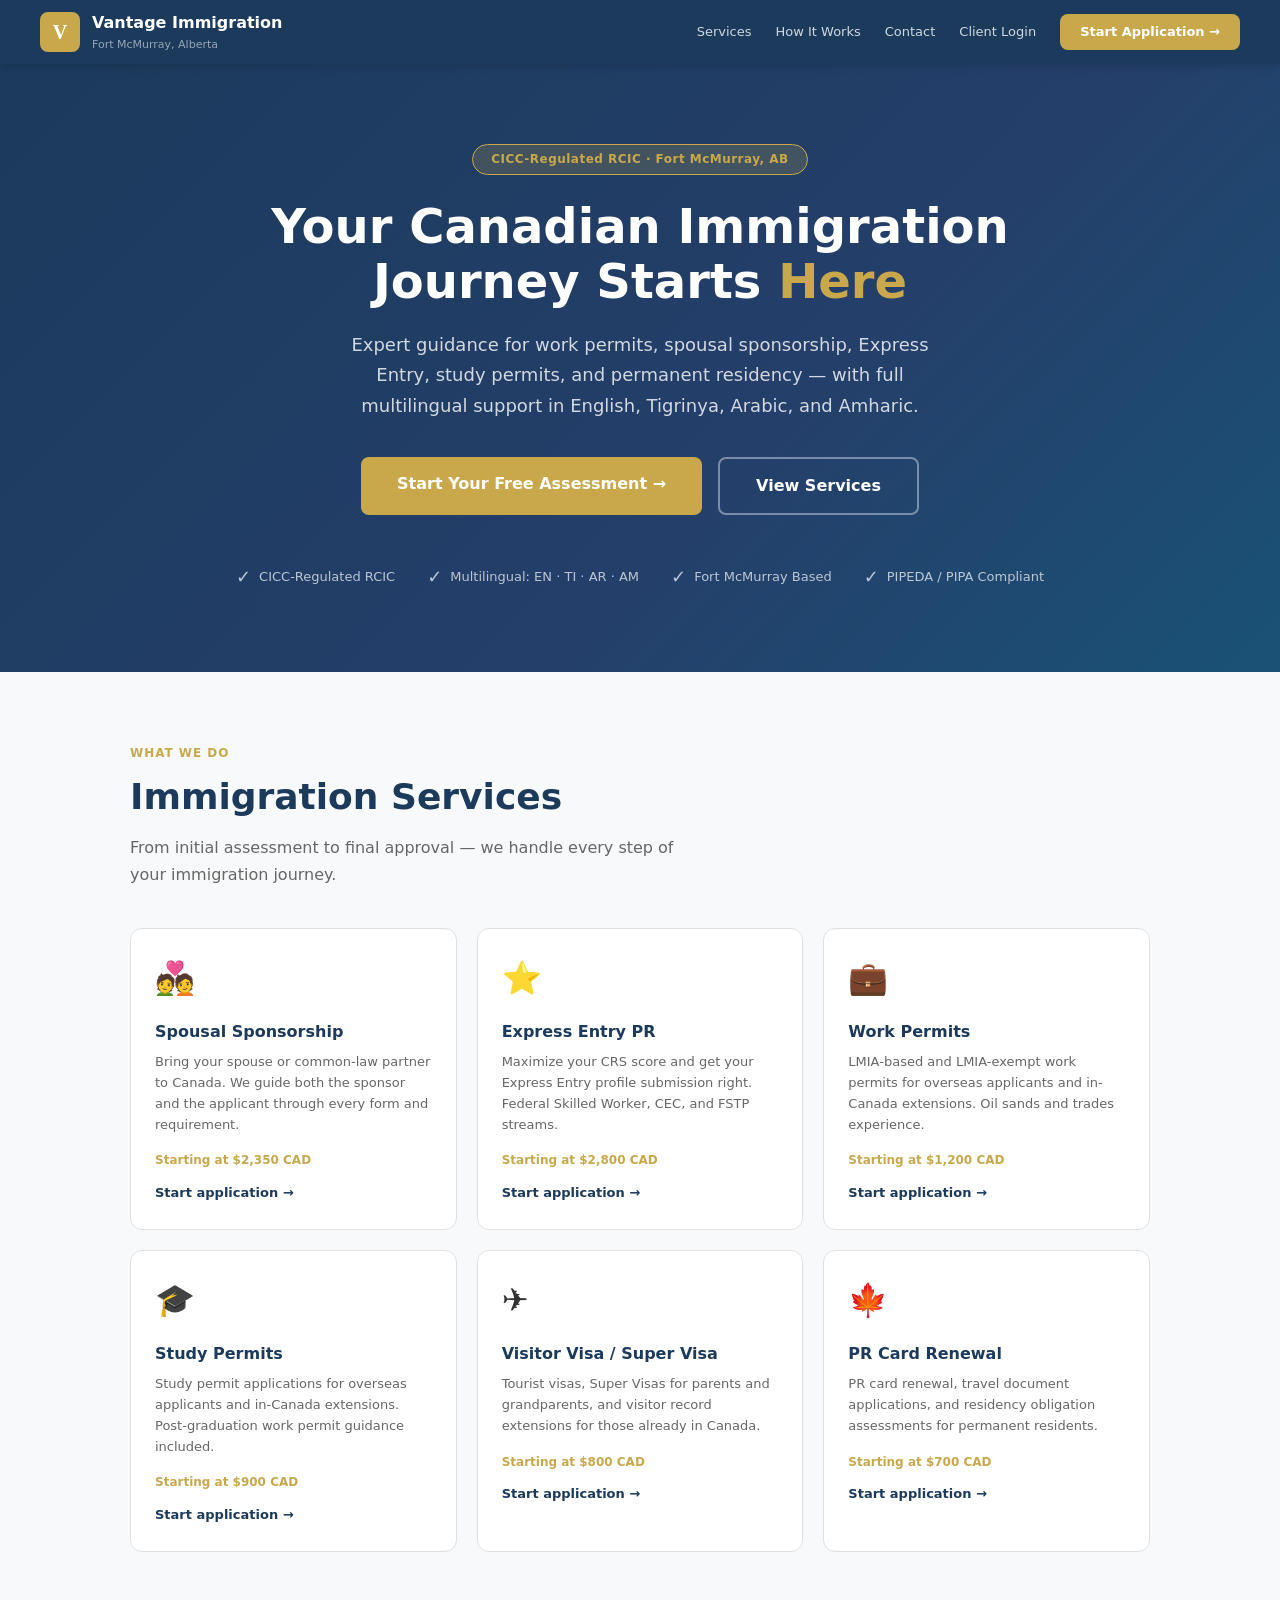
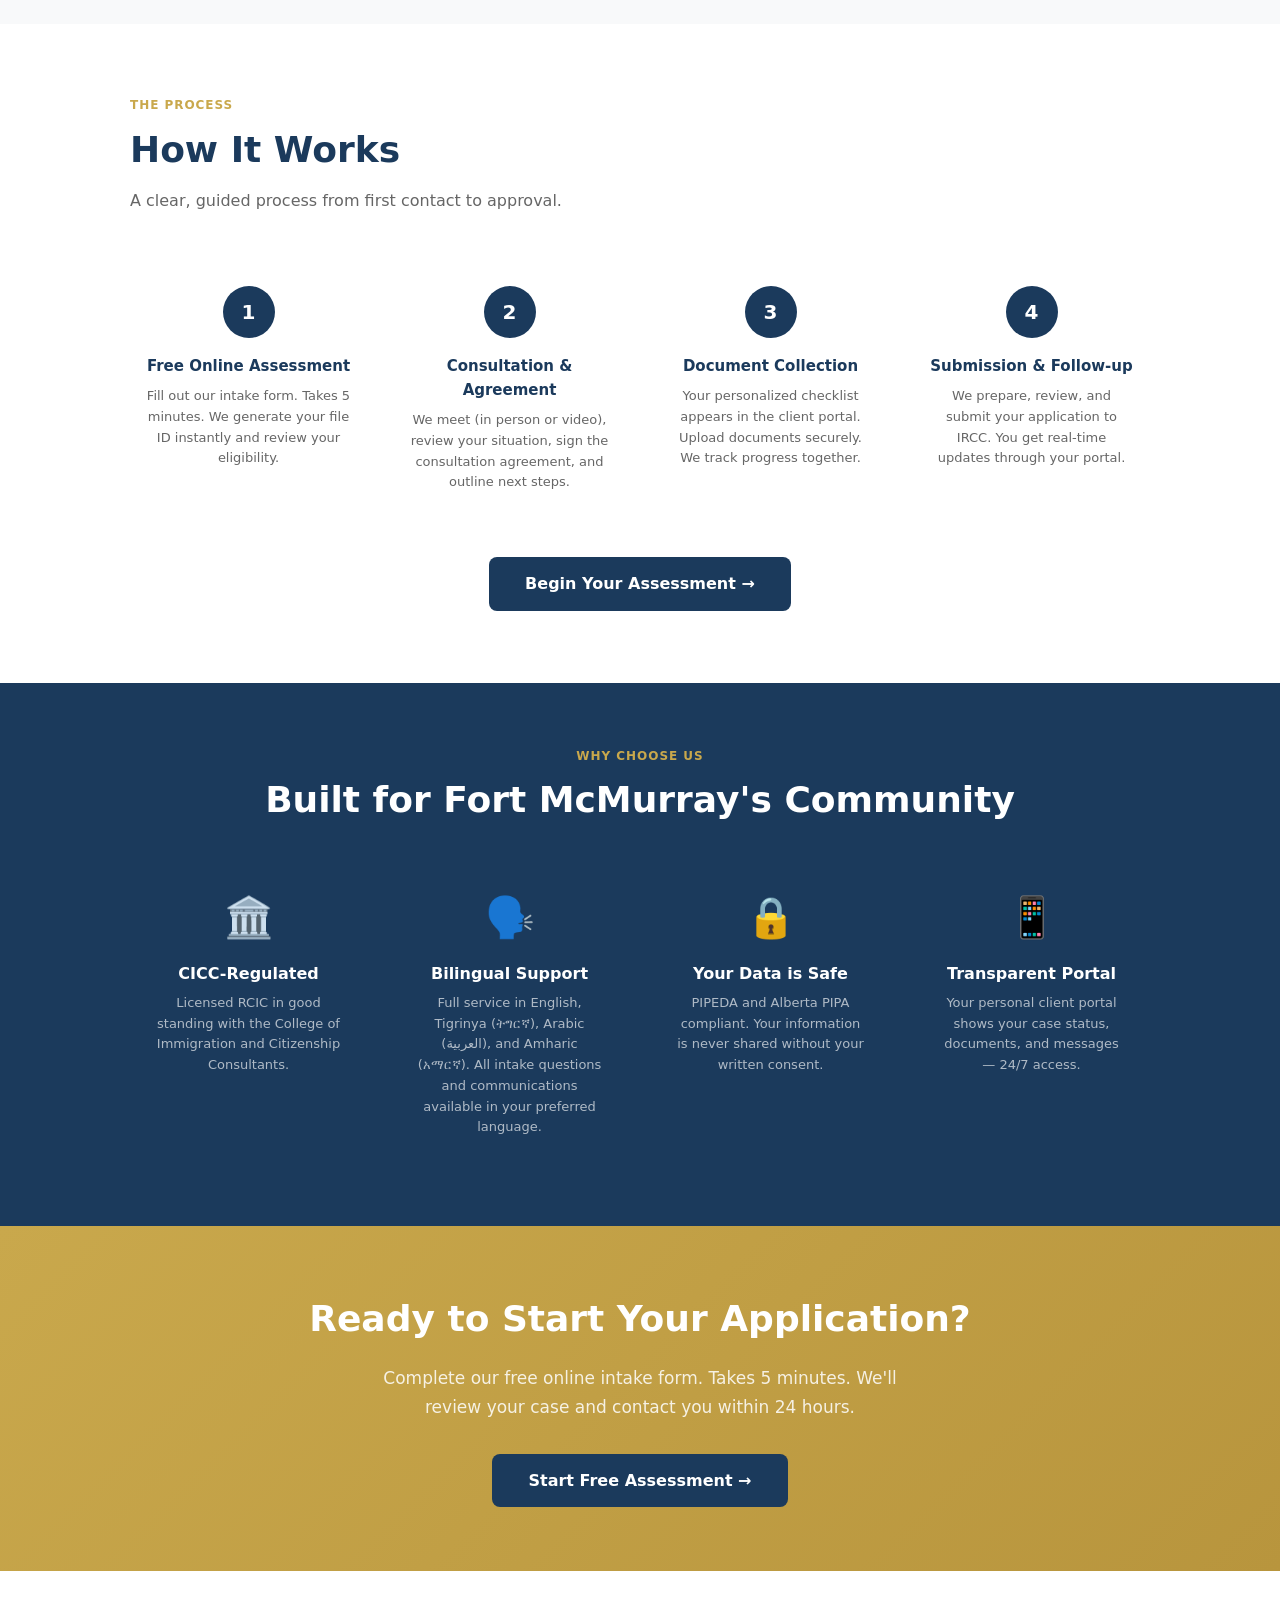
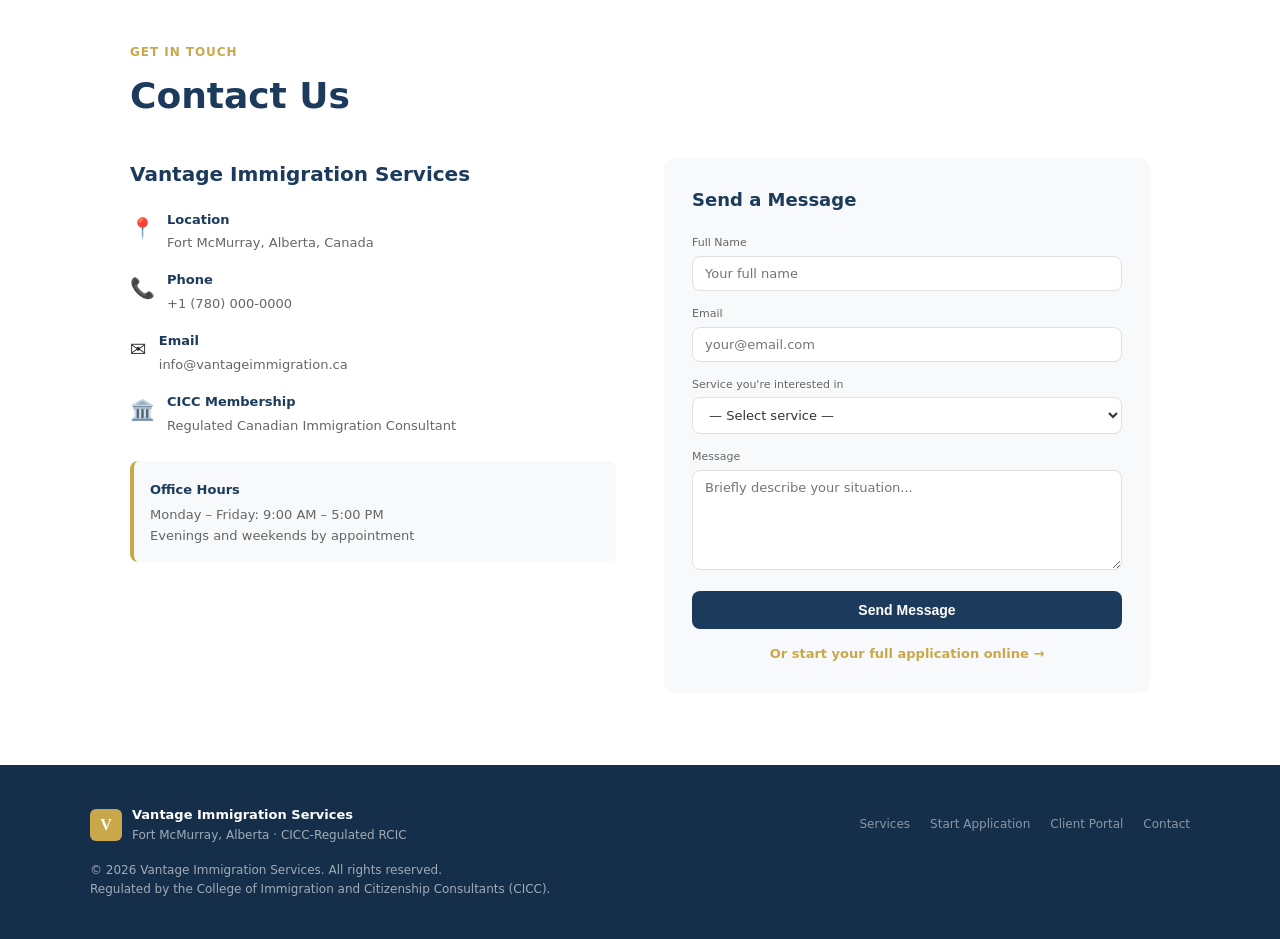
<file: public/index.html>
<!DOCTYPE html>
<html lang="en">
<head>
  <meta charset="UTF-8">
  <meta name="viewport" content="width=device-width, initial-scale=1">
  <title>Vantage Immigration Services — Fort McMurray, AB</title>
  <style>
    :root{--navy:#1B3A5C;--navy-d:#152e4a;--gold:#C9A84C;--gold-d:#b8953d;--white:#fff;--gray-50:#f8f9fa;--gray-100:#f2f2f2;--gray-600:#666;--gray-800:#333;--green:#1E8449;--green-bg:#EAF3DE;--red:#C0392B;--border:#e0e0e0;--radius:8px;--shadow:0 1px 4px rgba(0,0,0,.09);--font:'Segoe UI',system-ui,Arial,sans-serif}
    *{box-sizing:border-box;margin:0;padding:0}
    body{font-family:var(--font);color:var(--gray-800);background:var(--white);font-size:15px;line-height:1.6}
    a{color:inherit;text-decoration:none}

    /* NAV */
    nav{background:var(--navy);padding:0 40px;display:flex;align-items:center;justify-content:space-between;height:64px;position:sticky;top:0;z-index:100;box-shadow:0 2px 8px rgba(0,0,0,.15)}
    .nav-logo{display:flex;align-items:center;gap:12px}
    .nav-mark{width:40px;height:40px;background:var(--gold);border-radius:8px;display:flex;align-items:center;justify-content:center;font-size:20px;font-weight:700;font-family:Georgia,serif;color:var(--white)}
    .nav-name{color:var(--white);font-size:16px;font-weight:700}
    .nav-sub{color:rgba(255,255,255,.55);font-size:11px}
    .nav-links{display:flex;align-items:center;gap:24px}
    .nav-links a{color:rgba(255,255,255,.8);font-size:13px;font-weight:500;transition:.15s}
    .nav-links a:hover{color:var(--white)}
    .nav-cta{background:var(--gold);color:var(--white)!important;padding:8px 20px;border-radius:var(--radius);font-weight:600!important;font-size:13px!important}
    .nav-cta:hover{background:var(--gold-d)!important}

    /* HERO */
    .hero{background:linear-gradient(135deg,var(--navy) 0%,#243f6a 60%,#1a5276 100%);padding:80px 40px;text-align:center;color:var(--white)}
    .hero-badge{display:inline-block;background:rgba(201,168,76,.2);color:var(--gold);border:1px solid var(--gold);padding:5px 18px;border-radius:20px;font-size:12px;font-weight:600;letter-spacing:.04em;margin-bottom:24px}
    .hero h1{font-size:48px;font-weight:800;line-height:1.15;margin-bottom:20px;max-width:800px;margin-left:auto;margin-right:auto}
    .hero h1 span{color:var(--gold)}
    .hero p{font-size:18px;color:rgba(255,255,255,.8);max-width:620px;margin:0 auto 36px;line-height:1.7}
    .hero-ctas{display:flex;gap:16px;justify-content:center;flex-wrap:wrap}
    .btn-hero-primary{background:var(--gold);color:var(--white);padding:14px 36px;border-radius:var(--radius);font-size:16px;font-weight:700;border:none;cursor:pointer;transition:.15s;display:inline-block}
    .btn-hero-primary:hover{background:var(--gold-d);transform:translateY(-1px)}
    .btn-hero-outline{background:transparent;color:var(--white);padding:14px 36px;border-radius:var(--radius);font-size:16px;font-weight:600;border:2px solid rgba(255,255,255,.4);cursor:pointer;transition:.15s;display:inline-block}
    .btn-hero-outline:hover{border-color:var(--white);background:rgba(255,255,255,.05)}
    .hero-trust{display:flex;gap:32px;justify-content:center;margin-top:48px;flex-wrap:wrap}
    .hero-trust-item{display:flex;align-items:center;gap:8px;color:rgba(255,255,255,.7);font-size:13px}
    .hero-trust-item span:first-child{font-size:18px}

    /* SECTIONS */
    section{padding:72px 40px;max-width:1100px;margin:0 auto}
    .section-label{font-size:12px;font-weight:700;letter-spacing:.08em;text-transform:uppercase;color:var(--gold);margin-bottom:12px}
    .section-title{font-size:36px;font-weight:800;color:var(--navy);margin-bottom:16px;line-height:1.2}
    .section-sub{font-size:16px;color:var(--gray-600);max-width:560px;line-height:1.7}

    /* SERVICES */
    .services-section{background:var(--gray-50);padding:72px 0}
    .services-inner{max-width:1100px;margin:0 auto;padding:0 40px}
    .services-grid{display:grid;grid-template-columns:repeat(3,1fr);gap:20px;margin-top:40px}
    .service-card{background:var(--white);border:1px solid var(--border);border-radius:12px;padding:24px;transition:.2s;cursor:pointer}
    .service-card:hover{border-color:var(--navy);box-shadow:0 4px 20px rgba(27,58,92,.12);transform:translateY(-2px)}
    .service-icon{font-size:32px;margin-bottom:14px}
    .service-name{font-size:16px;font-weight:700;color:var(--navy);margin-bottom:8px}
    .service-desc{font-size:13px;color:var(--gray-600);line-height:1.6;margin-bottom:16px}
    .service-fee{font-size:12px;font-weight:600;color:var(--gold)}
    .service-link{display:inline-flex;align-items:center;gap:4px;color:var(--navy);font-size:13px;font-weight:600;margin-top:12px;border-bottom:2px solid transparent;transition:.15s}
    .service-link:hover{border-color:var(--gold);color:var(--gold)}

    /* HOW IT WORKS */
    .steps-grid{display:grid;grid-template-columns:repeat(4,1fr);gap:24px;margin-top:48px}
    .step-card{text-align:center;padding:24px 16px}
    .step-num{width:52px;height:52px;background:var(--navy);color:var(--white);border-radius:50%;display:flex;align-items:center;justify-content:center;font-size:20px;font-weight:800;margin:0 auto 16px}
    .step-title{font-size:15px;font-weight:700;color:var(--navy);margin-bottom:8px}
    .step-desc{font-size:13px;color:var(--gray-600);line-height:1.6}
    .step-arrow{display:flex;align-items:center;justify-content:center;font-size:28px;color:var(--gold);padding-top:24px}

    /* TRUST SIGNALS */
    .trust-section{background:var(--navy);padding:64px 0}
    .trust-inner{max-width:1100px;margin:0 auto;padding:0 40px}
    .trust-grid{display:grid;grid-template-columns:repeat(4,1fr);gap:24px;margin-top:40px}
    .trust-item{text-align:center;padding:24px}
    .trust-icon{font-size:40px;margin-bottom:12px}
    .trust-title{font-size:16px;font-weight:700;color:var(--white);margin-bottom:6px}
    .trust-desc{font-size:13px;color:rgba(255,255,255,.65);line-height:1.6}

    /* CTA BANNER */
    .cta-banner{background:linear-gradient(135deg,var(--gold) 0%,var(--gold-d) 100%);padding:64px 40px;text-align:center}
    .cta-banner h2{font-size:36px;font-weight:800;color:var(--white);margin-bottom:16px}
    .cta-banner p{font-size:17px;color:rgba(255,255,255,.85);max-width:560px;margin:0 auto 32px;line-height:1.7}

    /* CONTACT */
    .contact-grid{display:grid;grid-template-columns:1fr 1fr;gap:48px;margin-top:40px}
    .contact-info h3{font-size:20px;font-weight:700;color:var(--navy);margin-bottom:20px}
    .contact-detail{display:flex;align-items:flex-start;gap:12px;margin-bottom:16px}
    .contact-detail-icon{font-size:20px;flex-shrink:0;margin-top:2px}
    .contact-detail-text strong{display:block;font-size:13px;color:var(--navy);font-weight:600}
    .contact-detail-text span{font-size:13px;color:var(--gray-600)}
    .contact-form{background:var(--gray-50);border-radius:12px;padding:28px}
    .contact-form h3{font-size:18px;font-weight:700;color:var(--navy);margin-bottom:20px}
    .form-group{margin-bottom:14px}
    .form-group label{font-size:11px;color:var(--gray-600);display:block;margin-bottom:4px;font-weight:500}
    .form-group input,.form-group select,.form-group textarea{width:100%;padding:9px 12px;border:1px solid var(--border);border-radius:var(--radius);font-family:var(--font);font-size:13px;color:var(--gray-800);background:var(--white)}
    .form-group input:focus,.form-group select:focus,.form-group textarea:focus{outline:none;border-color:var(--navy)}
    .form-group textarea{min-height:100px;resize:vertical}

    /* FOOTER */
    footer{background:var(--navy-d,#152e4a);padding:40px;color:rgba(255,255,255,.6);font-size:12px}
    .footer-inner{max-width:1100px;margin:0 auto;display:flex;align-items:center;justify-content:space-between;flex-wrap:wrap;gap:16px}
    .footer-logo{display:flex;align-items:center;gap:10px}
    .footer-mark{width:32px;height:32px;background:var(--gold);border-radius:6px;display:flex;align-items:center;justify-content:center;font-size:16px;font-weight:700;font-family:Georgia,serif;color:var(--white)}
    .footer-name{color:var(--white);font-size:13px;font-weight:700}
    .footer-links{display:flex;gap:20px;flex-wrap:wrap}
    .footer-links a{color:rgba(255,255,255,.5);font-size:12px;transition:.15s}
    .footer-links a:hover{color:var(--white)}

    @media(max-width:900px){
      .services-grid{grid-template-columns:1fr 1fr}
      .steps-grid{grid-template-columns:1fr 1fr}
      .trust-grid{grid-template-columns:1fr 1fr}
      .contact-grid{grid-template-columns:1fr}
      .hero h1{font-size:36px}
    }
    @media(max-width:640px){
      nav{padding:0 20px}
      .nav-links{display:none}
      .hero{padding:60px 20px}
      .hero h1{font-size:28px}
      section{padding:48px 20px}
      .services-section,.trust-section,.cta-banner{padding:48px 0}
      .services-inner,.trust-inner{padding:0 20px}
      .services-grid,.steps-grid,.trust-grid{grid-template-columns:1fr}
      .cta-banner{padding:48px 20px}
      footer{padding:24px 20px}
    }
  </style>
</head>
<body>

<!-- NAVIGATION -->
<nav>
  <div class="nav-logo">
    <div class="nav-mark">V</div>
    <div>
      <div class="nav-name">Vantage Immigration</div>
      <div class="nav-sub">Fort McMurray, Alberta</div>
    </div>
  </div>
  <div class="nav-links">
    <a href="#services">Services</a>
    <a href="#how-it-works">How It Works</a>
    <a href="#contact">Contact</a>
    <a href="portal/dashboard.html">Client Login</a>
    <a href="intake.html" class="nav-cta">Start Application →</a>
  </div>
</nav>

<!-- HERO -->
<div class="hero">
  <div class="hero-badge">CICC-Regulated RCIC · Fort McMurray, AB</div>
  <h1>Your Canadian Immigration<br>Journey Starts <span>Here</span></h1>
  <p>Expert guidance for work permits, spousal sponsorship, Express Entry, study permits, and permanent residency — with full multilingual support in English, Tigrinya, Arabic, and Amharic.</p>
  <div class="hero-ctas">
    <a href="intake.html" class="btn-hero-primary">Start Your Free Assessment →</a>
    <a href="#services" class="btn-hero-outline">View Services</a>
  </div>
  <div class="hero-trust">
    <div class="hero-trust-item"><span>✓</span> CICC-Regulated RCIC</div>
    <div class="hero-trust-item"><span>✓</span> Multilingual: EN · TI · AR · AM</div>
    <div class="hero-trust-item"><span>✓</span> Fort McMurray Based</div>
    <div class="hero-trust-item"><span>✓</span> PIPEDA / PIPA Compliant</div>
  </div>
</div>

<!-- SERVICES -->
<div class="services-section" id="services">
  <div class="services-inner">
    <div class="section-label">What We Do</div>
    <div class="section-title">Immigration Services</div>
    <div class="section-sub">From initial assessment to final approval — we handle every step of your immigration journey.</div>
    <div class="services-grid">
      <div class="service-card" onclick="location.href='intake.html?type=spousal_spouses'">
        <div class="service-icon">💑</div>
        <div class="service-name">Spousal Sponsorship</div>
        <div class="service-desc">Bring your spouse or common-law partner to Canada. We guide both the sponsor and the applicant through every form and requirement.</div>
        <div class="service-fee">Starting at $2,350 CAD</div>
        <div class="service-link">Start application →</div>
      </div>
      <div class="service-card" onclick="location.href='intake.html?type=express_entry'">
        <div class="service-icon">⭐</div>
        <div class="service-name">Express Entry PR</div>
        <div class="service-desc">Maximize your CRS score and get your Express Entry profile submission right. Federal Skilled Worker, CEC, and FSTP streams.</div>
        <div class="service-fee">Starting at $2,800 CAD</div>
        <div class="service-link">Start application →</div>
      </div>
      <div class="service-card" onclick="location.href='intake.html?type=work_permit_overseas'">
        <div class="service-icon">💼</div>
        <div class="service-name">Work Permits</div>
        <div class="service-desc">LMIA-based and LMIA-exempt work permits for overseas applicants and in-Canada extensions. Oil sands and trades experience.</div>
        <div class="service-fee">Starting at $1,200 CAD</div>
        <div class="service-link">Start application →</div>
      </div>
      <div class="service-card" onclick="location.href='intake.html?type=study_permit_overseas'">
        <div class="service-icon">🎓</div>
        <div class="service-name">Study Permits</div>
        <div class="service-desc">Study permit applications for overseas applicants and in-Canada extensions. Post-graduation work permit guidance included.</div>
        <div class="service-fee">Starting at $900 CAD</div>
        <div class="service-link">Start application →</div>
      </div>
      <div class="service-card" onclick="location.href='intake.html?type=trv_supervisa'">
        <div class="service-icon">✈️</div>
        <div class="service-name">Visitor Visa / Super Visa</div>
        <div class="service-desc">Tourist visas, Super Visas for parents and grandparents, and visitor record extensions for those already in Canada.</div>
        <div class="service-fee">Starting at $800 CAD</div>
        <div class="service-link">Start application →</div>
      </div>
      <div class="service-card" onclick="location.href='intake.html?type=pr_card_renewal'">
        <div class="service-icon">🍁</div>
        <div class="service-name">PR Card Renewal</div>
        <div class="service-desc">PR card renewal, travel document applications, and residency obligation assessments for permanent residents.</div>
        <div class="service-fee">Starting at $700 CAD</div>
        <div class="service-link">Start application →</div>
      </div>
    </div>
  </div>
</div>

<!-- HOW IT WORKS -->
<section id="how-it-works">
  <div class="section-label">The Process</div>
  <div class="section-title">How It Works</div>
  <div class="section-sub">A clear, guided process from first contact to approval.</div>
  <div class="steps-grid">
    <div class="step-card">
      <div class="step-num">1</div>
      <div class="step-title">Free Online Assessment</div>
      <div class="step-desc">Fill out our intake form. Takes 5 minutes. We generate your file ID instantly and review your eligibility.</div>
    </div>
    <div class="step-card">
      <div class="step-num">2</div>
      <div class="step-title">Consultation &amp; Agreement</div>
      <div class="step-desc">We meet (in person or video), review your situation, sign the consultation agreement, and outline next steps.</div>
    </div>
    <div class="step-card">
      <div class="step-num">3</div>
      <div class="step-title">Document Collection</div>
      <div class="step-desc">Your personalized checklist appears in the client portal. Upload documents securely. We track progress together.</div>
    </div>
    <div class="step-card">
      <div class="step-num">4</div>
      <div class="step-title">Submission &amp; Follow-up</div>
      <div class="step-desc">We prepare, review, and submit your application to IRCC. You get real-time updates through your portal.</div>
    </div>
  </div>
  <div style="text-align:center;margin-top:40px">
    <a href="intake.html" class="btn-hero-primary" style="display:inline-block;background:var(--navy);padding:14px 36px;border-radius:8px;color:white;font-size:16px;font-weight:700">Begin Your Assessment →</a>
  </div>
</section>

<!-- TRUST SIGNALS -->
<div class="trust-section">
  <div class="trust-inner">
    <div style="text-align:center;color:var(--white)">
      <div class="section-label" style="color:var(--gold)">Why Choose Us</div>
      <div class="section-title" style="color:var(--white);margin:0 auto">Built for Fort McMurray's Community</div>
    </div>
    <div class="trust-grid">
      <div class="trust-item">
        <div class="trust-icon">🏛️</div>
        <div class="trust-title">CICC-Regulated</div>
        <div class="trust-desc">Licensed RCIC in good standing with the College of Immigration and Citizenship Consultants.</div>
      </div>
      <div class="trust-item">
        <div class="trust-icon">🗣️</div>
        <div class="trust-title">Bilingual Support</div>
        <div class="trust-desc">Full service in English, Tigrinya (ትግርኛ), Arabic (العربية), and Amharic (አማርኛ). All intake questions and communications available in your preferred language.</div>
      </div>
      <div class="trust-item">
        <div class="trust-icon">🔒</div>
        <div class="trust-title">Your Data is Safe</div>
        <div class="trust-desc">PIPEDA and Alberta PIPA compliant. Your information is never shared without your written consent.</div>
      </div>
      <div class="trust-item">
        <div class="trust-icon">📱</div>
        <div class="trust-title">Transparent Portal</div>
        <div class="trust-desc">Your personal client portal shows your case status, documents, and messages — 24/7 access.</div>
      </div>
    </div>
  </div>
</div>

<!-- CTA BANNER -->
<div class="cta-banner">
  <h2>Ready to Start Your Application?</h2>
  <p>Complete our free online intake form. Takes 5 minutes. We'll review your case and contact you within 24 hours.</p>
  <a href="intake.html" class="btn-hero-primary" style="display:inline-block;background:var(--navy);color:white;padding:14px 36px;border-radius:8px;font-size:16px;font-weight:700">Start Free Assessment →</a>
</div>

<!-- CONTACT -->
<section id="contact">
  <div class="section-label">Get In Touch</div>
  <div class="section-title">Contact Us</div>
  <div class="contact-grid">
    <div class="contact-info">
      <h3>Vantage Immigration Services</h3>
      <div class="contact-detail">
        <div class="contact-detail-icon">📍</div>
        <div class="contact-detail-text">
          <strong>Location</strong>
          <span>Fort McMurray, Alberta, Canada</span>
        </div>
      </div>
      <div class="contact-detail">
        <div class="contact-detail-icon">📞</div>
        <div class="contact-detail-text">
          <strong>Phone</strong>
          <span>+1 (780) 000-0000</span>
        </div>
      </div>
      <div class="contact-detail">
        <div class="contact-detail-icon">✉️</div>
        <div class="contact-detail-text">
          <strong>Email</strong>
          <span>info@vantageimmigration.ca</span>
        </div>
      </div>
      <div class="contact-detail">
        <div class="contact-detail-icon">🏛️</div>
        <div class="contact-detail-text">
          <strong>CICC Membership</strong>
          <span>Regulated Canadian Immigration Consultant</span>
        </div>
      </div>
      <div style="margin-top:24px;padding:16px;background:var(--gray-50);border-radius:8px;border-left:4px solid var(--gold)">
        <strong style="font-size:13px;color:var(--navy)">Office Hours</strong>
        <div style="font-size:13px;color:var(--gray-600);margin-top:4px">Monday – Friday: 9:00 AM – 5:00 PM<br>Evenings and weekends by appointment</div>
      </div>
    </div>
    <div class="contact-form">
      <h3>Send a Message</h3>
      <div class="form-group">
        <label>Full Name</label>
        <input type="text" placeholder="Your full name">
      </div>
      <div class="form-group">
        <label>Email</label>
        <input type="email" placeholder="your@email.com">
      </div>
      <div class="form-group">
        <label>Service you're interested in</label>
        <select>
          <option value="">— Select service —</option>
          <option>Spousal Sponsorship</option>
          <option>Express Entry</option>
          <option>Work Permit</option>
          <option>Study Permit</option>
          <option>Visitor Visa / Super Visa</option>
          <option>PR Card Renewal</option>
          <option>Other</option>
        </select>
      </div>
      <div class="form-group">
        <label>Message</label>
        <textarea placeholder="Briefly describe your situation..."></textarea>
      </div>
      <button onclick="alert('Thank you! We will contact you within 24 hours.\n\nFor a full assessment, use the Start Application button.')" style="width:100%;background:var(--navy);color:white;padding:11px;border:none;border-radius:8px;font-size:14px;font-weight:600;cursor:pointer">Send Message</button>
      <div style="text-align:center;margin-top:12px">
        <a href="intake.html" style="color:var(--gold);font-size:13px;font-weight:600">Or start your full application online →</a>
      </div>
    </div>
  </div>
</section>

<!-- FOOTER -->
<footer>
  <div class="footer-inner">
    <div class="footer-logo">
      <div class="footer-mark">V</div>
      <div>
        <div class="footer-name">Vantage Immigration Services</div>
        <div>Fort McMurray, Alberta · CICC-Regulated RCIC</div>
      </div>
    </div>
    <div class="footer-links">
      <a href="#services">Services</a>
      <a href="intake.html">Start Application</a>
      <a href="portal/dashboard.html">Client Portal</a>
      <a href="#contact">Contact</a>
    </div>
    <div>© 2026 Vantage Immigration Services. All rights reserved.<br>Regulated by the College of Immigration and Citizenship Consultants (CICC).</div>
  </div>
</footer>

</body>
</html>
</file>
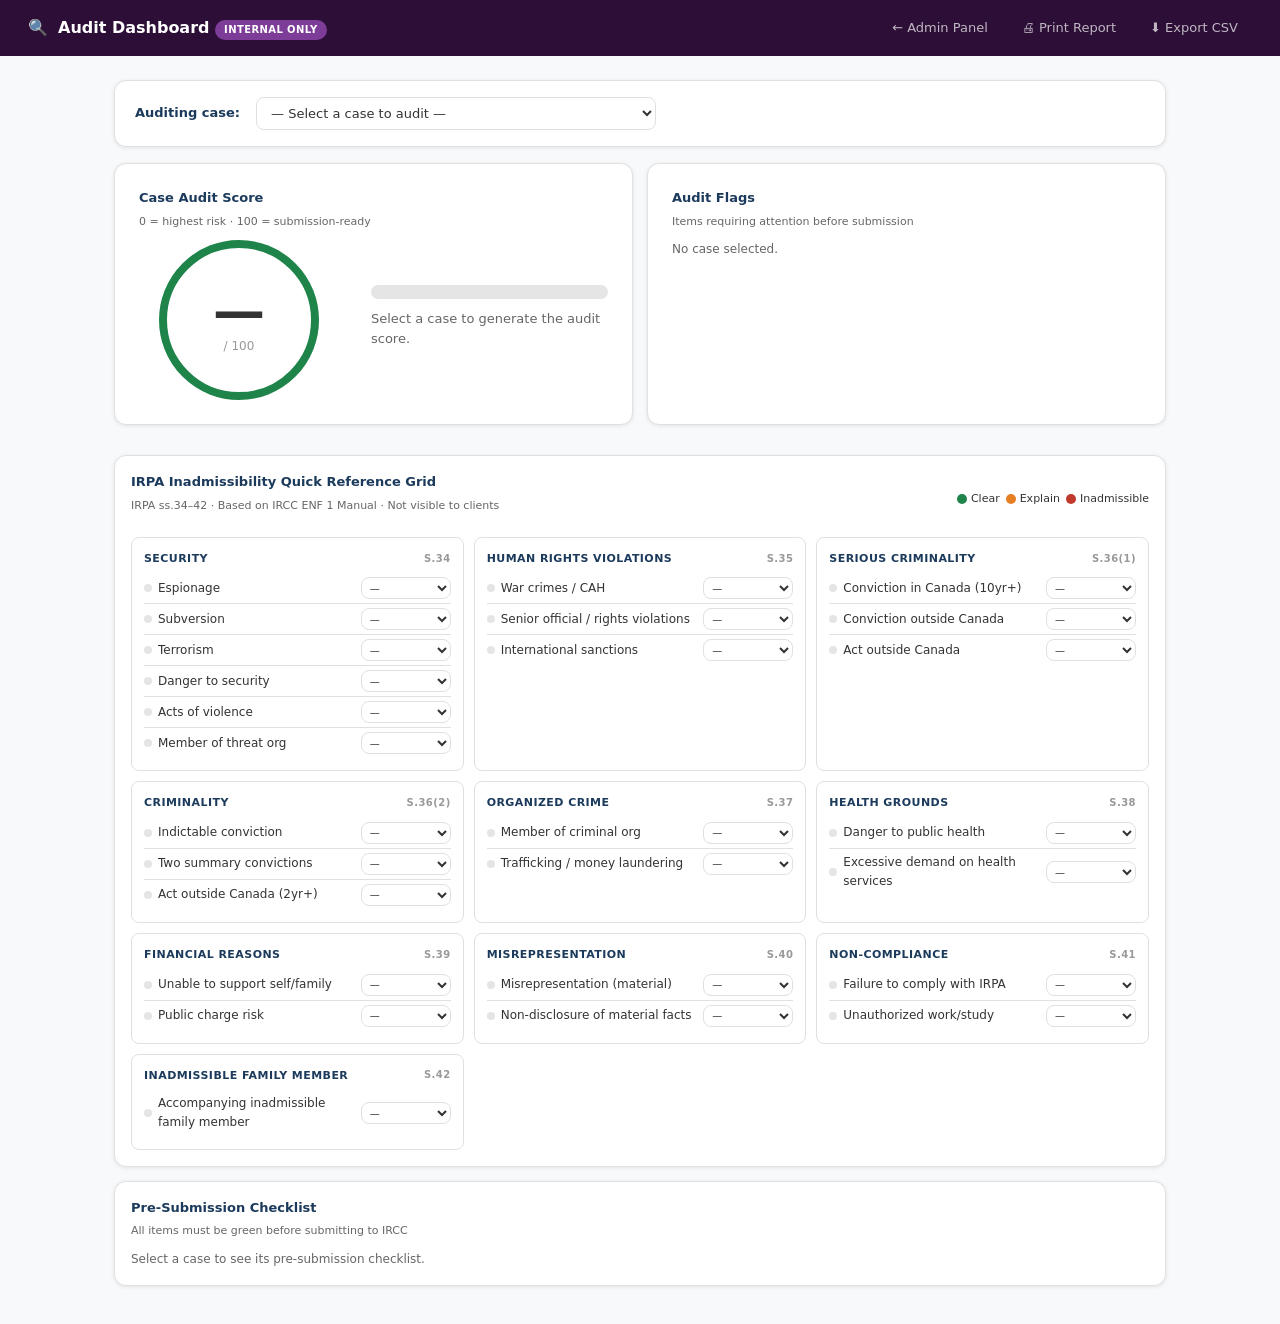
<file: admin/audit.html>
<!DOCTYPE html>
<html lang="en">
<head>
  <meta charset="UTF-8">
  <meta name="viewport" content="width=device-width, initial-scale=1.0">
  <title>Audit Dashboard — Vantage Immigration Admin</title>
  <link rel="stylesheet" href="../css/styles.css">
  <link rel="icon" href="data:image/svg+xml,<svg xmlns='http://www.w3.org/2000/svg' viewBox='0 0 32 32'><rect width='32' height='32' fill='%237d3c98' rx='6'/><text y='24' x='5' font-size='20' fill='%23fff' font-family='Georgia'>A</text></svg>">
  <style>
    /* Audit-specific styles */
    .audit-topbar{background:#2c0e37;padding:0 28px;height:56px;display:flex;align-items:center;justify-content:space-between;flex-shrink:0}
    .audit-title{color:#fff;font-size:16px;font-weight:700;display:flex;align-items:center;gap:10px}
    .audit-badge{display:inline-block;background:#7d3c98;color:#fff;font-size:10px;font-weight:700;padding:2px 9px;border-radius:20px;letter-spacing:.04em}
    .audit-nav{display:flex;align-items:center;gap:6px}
    .audit-nav a{color:rgba(255,255,255,.7);font-size:13px;text-decoration:none;padding:6px 14px;border-radius:var(--radius);transition:.15s}
    .audit-nav a:hover{background:rgba(255,255,255,.12);color:#fff}
    .audit-content{max-width:1100px;margin:0 auto;padding:24px}

    /* Score */
    .audit-score-card{background:#fff;border:1px solid var(--border);border-radius:var(--radius-lg);padding:24px;margin-bottom:16px;box-shadow:var(--shadow)}
    .score-grid{display:grid;grid-template-columns:200px 1fr;gap:32px;align-items:center}
    .score-circle{width:160px;height:160px;border-radius:50%;display:flex;flex-direction:column;align-items:center;justify-content:center;border:8px solid var(--green);margin:0 auto}
    .score-circle.medium{border-color:var(--orange)}
    .score-circle.high{border-color:var(--red)}
    .score-num{font-size:52px;font-weight:800;line-height:1;color:var(--gray-800)}
    .score-of{font-size:12px;color:var(--gray-400)}

    /* Case selector */
    .case-selector{background:#fff;border:1px solid var(--border);border-radius:var(--radius-lg);padding:16px 20px;margin-bottom:16px;display:flex;align-items:center;gap:16px;box-shadow:var(--shadow)}
    .case-selector select{flex:1;max-width:400px}

    /* Flag grid */
    .flags-grid{display:grid;grid-template-columns:1fr 1fr;gap:10px;margin-top:12px}
    .audit-flag{padding:10px 14px;border-radius:var(--radius);display:flex;align-items:flex-start;gap:10px}
    .audit-flag-icon{font-size:16px;flex-shrink:0;margin-top:1px}
    .audit-flag-body strong{font-size:13px;display:block}
    .audit-flag-body span{font-size:11px;opacity:.85}
    .af-red{background:var(--red-bg);color:var(--red)}
    .af-orange{background:var(--orange-bg);color:var(--orange)}
    .af-green{background:var(--green-bg);color:var(--green)}

    /* Pre-submission checklist */
    .pre-sub-row{display:flex;align-items:center;justify-content:space-between;padding:10px 0;border-bottom:1px solid var(--border);font-size:13px}
    .pre-sub-row:last-child{border-bottom:none;font-weight:700}
    .pre-sub-status{min-width:80px;text-align:right}

    /* Inadmissibility quick ref */
    .irpa-grid{display:grid;grid-template-columns:1fr 1fr 1fr;gap:10px;margin-top:12px}
    .irpa-card{background:#fff;border:1px solid var(--border);border-radius:var(--radius);padding:12px;font-size:12px}
    .irpa-card-head{font-size:11px;font-weight:700;color:var(--navy);text-transform:uppercase;letter-spacing:.04em;margin-bottom:6px;display:flex;justify-content:space-between;align-items:center}
    .irpa-item{display:flex;align-items:center;gap:6px;padding:4px 0;border-bottom:1px solid var(--border)}
    .irpa-item:last-child{border-bottom:none}
    .irpa-dot{width:8px;height:8px;border-radius:50%;flex-shrink:0}
    .irpa-dot.clear{background:var(--green)}
    .irpa-dot.explain{background:var(--orange)}
    .irpa-dot.inadmiss{background:var(--red)}
    .irpa-dot.unset{background:var(--gray-200)}

    /* Alert banner */
    .audit-alert{background:var(--red-bg);border:1px solid var(--red);border-radius:var(--radius-lg);padding:14px 18px;margin-bottom:16px;display:flex;align-items:center;gap:12px}
    .audit-alert-icon{font-size:24px;flex-shrink:0}
    .audit-alert-body strong{color:var(--red);font-size:14px;display:block}
    .audit-alert-body span{font-size:12px;color:var(--gray-800)}
    .audit-alert.safe{background:var(--green-bg);border-color:var(--green)}
    .audit-alert.safe strong{color:var(--green)}

    @media(max-width:900px){.score-grid{grid-template-columns:1fr}.flags-grid{grid-template-columns:1fr}.irpa-grid{grid-template-columns:1fr}}
  </style>
</head>
<body style="display:flex;flex-direction:column;min-height:100vh;background:var(--gray-50)">

<!-- AUDIT TOPBAR -->
<div class="audit-topbar">
  <div class="audit-title">
    <span>🔍</span>
    <span>Audit Dashboard <span class="audit-badge">INTERNAL ONLY</span></span>
  </div>
  <div class="audit-nav">
    <a href="index.html">← Admin Panel</a>
    <a href="#" onclick="window.print()">🖨 Print Report</a>
    <a href="#" onclick="exportAuditCSV()">⬇ Export CSV</a>
  </div>
</div>

<div class="audit-content">

  <!-- CASE SELECTOR -->
  <div class="case-selector">
    <div style="font-size:13px;font-weight:600;color:var(--navy);white-space:nowrap">Auditing case:</div>
    <select id="auditCaseSelect" onchange="loadAuditCase()">
      <option value="">— Select a case to audit —</option>
    </select>
    <div id="auditCaseInfo" style="font-size:12px;color:var(--gray-600)"></div>
  </div>

  <!-- ALERT BANNER -->
  <div id="auditAlertBanner" class="audit-alert" style="display:none">
    <div class="audit-alert-icon" id="auditAlertIcon">⚠️</div>
    <div class="audit-alert-body">
      <strong id="auditAlertTitle">Attention required</strong>
      <span id="auditAlertDesc">Complete the inadmissibility assessment to proceed.</span>
    </div>
  </div>

  <!-- SCORE + FLAGS -->
  <div class="dash-grid-2">
    <!-- Score -->
    <div class="audit-score-card">
      <div class="card-title">Case Audit Score</div>
      <div class="card-sub">0 = highest risk · 100 = submission-ready</div>
      <div class="score-grid">
        <div>
          <div class="score-circle" id="scoreCircle">
            <div class="score-num" id="auditScore">—</div>
            <div class="score-of">/ 100</div>
          </div>
        </div>
        <div>
          <div class="score-bar-wrap">
            <div class="score-bar-lg"><div class="score-fill score-low" id="auditScoreFill" style="width:0%"></div></div>
          </div>
          <div id="auditScoreLbl" style="font-size:13px;color:var(--gray-600);margin-top:8px">Select a case to generate the audit score.</div>
          <div id="preSubChecklist" style="margin-top:16px"></div>
        </div>
      </div>
    </div>

    <!-- Flags -->
    <div class="audit-score-card">
      <div class="card-title">Audit Flags</div>
      <div class="card-sub">Items requiring attention before submission</div>
      <div id="auditFlagsWrap"><p class="text-muted">No case selected.</p></div>
    </div>
  </div>

  <!-- INADMISSIBILITY QUICK REFERENCE GRID -->
  <div class="card">
    <div style="display:flex;align-items:center;justify-content:space-between;margin-bottom:12px">
      <div>
        <div class="card-title">IRPA Inadmissibility Quick Reference Grid</div>
        <div class="card-sub">IRPA ss.34–42 · Based on IRCC ENF 1 Manual · Not visible to clients</div>
      </div>
      <div style="display:flex;gap:6px">
        <span style="display:flex;align-items:center;gap:4px;font-size:11px"><span style="width:10px;height:10px;border-radius:50%;background:var(--green);display:inline-block"></span> Clear</span>
        <span style="display:flex;align-items:center;gap:4px;font-size:11px"><span style="width:10px;height:10px;border-radius:50%;background:var(--orange);display:inline-block"></span> Explain</span>
        <span style="display:flex;align-items:center;gap:4px;font-size:11px"><span style="width:10px;height:10px;border-radius:50%;background:var(--red);display:inline-block"></span> Inadmissible</span>
      </div>
    </div>
    <div id="inadmissGrid"></div>
  </div>

  <!-- PER-CASE PRE-SUBMISSION CHECKLIST -->
  <div class="card">
    <div class="card-title">Pre-Submission Checklist</div>
    <div class="card-sub">All items must be green before submitting to IRCC</div>
    <div id="fullPreSubChecklist"></div>
  </div>

</div><!-- /audit-content -->

<script src="../js/data.js"></script>
<script>
// ── AUDIT STATE ──────────────────────────────────────────────────
const AUDIT = {
  currentCase: null,
  inadmissAnswers: {},
  consultationSigned: false,
  serviceSigned: false
};

const IRPA_SECTIONS = [
  { ref:'s.34', label:'Security', color:'red', items:['Espionage','Subversion','Terrorism','Danger to security','Acts of violence','Member of threat org'] },
  { ref:'s.35', label:'Human Rights Violations', color:'red', items:['War crimes / CAH','Senior official / rights violations','International sanctions'] },
  { ref:'s.36(1)', label:'Serious Criminality', color:'red', items:['Conviction in Canada (10yr+)','Conviction outside Canada','Act outside Canada'] },
  { ref:'s.36(2)', label:'Criminality', color:'orange', items:['Indictable conviction','Two summary convictions','Act outside Canada (2yr+)'] },
  { ref:'s.37', label:'Organized Crime', color:'red', items:['Member of criminal org','Trafficking / money laundering'] },
  { ref:'s.38', label:'Health Grounds', color:'orange', items:['Danger to public health','Excessive demand on health services'] },
  { ref:'s.39', label:'Financial Reasons', color:'orange', items:['Unable to support self/family','Public charge risk'] },
  { ref:'s.40', label:'Misrepresentation', color:'red', items:['Misrepresentation (material)','Non-disclosure of material facts'] },
  { ref:'s.41', label:'Non-Compliance', color:'orange', items:['Failure to comply with IRPA','Unauthorized work/study'] },
  { ref:'s.42', label:'Inadmissible Family Member', color:'orange', items:['Accompanying inadmissible family member'] }
];

const PRE_SUB_ITEMS = [
  { id:'psi_intake',     label:'Intake form completed',            desc:'Client basic info on file' },
  { id:'psi_consult',    label:'Consultation agreement signed',    desc:'Step 1 of 2 agreements' },
  { id:'psi_service',    label:'Service agreement signed',         desc:'Step 2 of 2 — retainer active' },
  { id:'psi_inadmiss',   label:'Inadmissibility assessment done',  desc:'All IRPA grounds assessed' },
  { id:'psi_no_red',     label:'No inadmissibility red flags',     desc:'No grounds marked "Inadmissible"' },
  { id:'psi_docs',       label:'Required documents collected',     desc:'Checklist items marked complete' },
  { id:'psi_score',      label:'Audit score 60 or above',          desc:'Minimum threshold for submission' }
];

// ── INIT ────────────────────────────────────────────────────────
document.addEventListener('DOMContentLoaded', () => {
  populateCaseSelector();
  renderInadmissGrid();
  renderFullPreSub();
});

function populateCaseSelector() {
  const sel = document.getElementById('auditCaseSelect');
  if (!DATA.cases) return;
  DATA.cases.forEach(c => {
    const opt = document.createElement('option');
    opt.value = c.id;
    opt.textContent = `${c.id} — ${c.client} (${c.type})`;
    sel.appendChild(opt);
  });
}

// ── LOAD AUDIT CASE ─────────────────────────────────────────────
function loadAuditCase() {
  const id = document.getElementById('auditCaseSelect').value;
  if (!id) { AUDIT.currentCase = null; resetAuditDisplay(); return; }
  AUDIT.currentCase = (DATA.cases || []).find(c => c.id === id);
  if (!AUDIT.currentCase) return;

  // Show case info
  const c = AUDIT.currentCase;
  document.getElementById('auditCaseInfo').textContent =
    `${c.client} · ${c.type} · Status: ${c.status} · Stage: ${c.stage}`;

  // Reset inadmissibility answers for this case
  AUDIT.inadmissAnswers = {};
  AUDIT.consultationSigned = false;
  AUDIT.serviceSigned = false;

  renderInadmissGrid();
  computeScore();
  renderFullPreSub();
}

function resetAuditDisplay() {
  document.getElementById('auditScore').textContent = '—';
  document.getElementById('auditScoreFill').style.width = '0%';
  document.getElementById('auditScoreLbl').textContent = 'Select a case to generate the audit score.';
  document.getElementById('auditFlagsWrap').innerHTML = '<p class="text-muted">No case selected.</p>';
  document.getElementById('auditAlertBanner').style.display = 'none';
  renderFullPreSub();
}

// ── INADMISSIBILITY GRID ─────────────────────────────────────────
function renderInadmissGrid() {
  const el = document.getElementById('inadmissGrid');
  el.innerHTML = `<div class="irpa-grid">${IRPA_SECTIONS.map(sec => `
    <div class="irpa-card">
      <div class="irpa-card-head">
        <span>${sec.label}</span>
        <span style="font-size:10px;color:var(--gray-400)">${sec.ref}</span>
      </div>
      ${sec.items.map((item,i) => {
        const key = `${sec.ref}_${i}`;
        const val = AUDIT.inadmissAnswers[key] || '';
        return `<div class="irpa-item">
          <span class="irpa-dot ${val || 'unset'}"></span>
          <span style="flex:1">${item}</span>
          <select style="font-size:10px;padding:2px 4px;width:90px;height:22px" onchange="setInadmissAnswer('${key}',this.value)">
            <option value="" ${!val?'selected':''}>—</option>
            <option value="clear" ${val==='clear'?'selected':''}>Clear</option>
            <option value="explain" ${val==='explain'?'selected':''}>Explain</option>
            <option value="inadmiss" ${val==='inadmiss'?'selected':''}>Inadmiss.</option>
          </select>
        </div>`;
      }).join('')}
    </div>`).join('')}</div>`;
}

function setInadmissAnswer(key, val) {
  AUDIT.inadmissAnswers[key] = val;
  renderInadmissGrid(); // re-render to update dots
  computeScore();
  renderFullPreSub();
}

// ── SCORE COMPUTATION ────────────────────────────────────────────
function computeScore() {
  if (!AUDIT.currentCase) return;

  const answers = Object.values(AUDIT.inadmissAnswers).filter(v => v);
  const total   = IRPA_SECTIONS.reduce((a,s) => a + s.items.length, 0);
  const cleared  = answers.filter(v => v === 'clear').length;
  const explains = answers.filter(v => v === 'explain').length;
  const reds     = answers.filter(v => v === 'inadmiss').length;

  // Score formula: base 40 + assessment bonus + agreement bonus
  let score = 0;
  const assessedRatio = answers.length / total;
  score += Math.round(assessedRatio * 40);               // up to 40 for completing assessment
  score += Math.round((cleared / Math.max(answers.length,1)) * 30); // up to 30 for all clear
  score -= explains * 4;                                  // -4 per explanation needed
  score -= reds * 15;                                     // -15 per red flag
  if (AUDIT.consultationSigned) score += 10;
  if (AUDIT.serviceSigned) score += 10;
  score = Math.max(0, Math.min(100, score));

  // Display score
  const el = document.getElementById('auditScore');
  const fill = document.getElementById('auditScoreFill');
  const lbl = document.getElementById('auditScoreLbl');
  const circle = document.getElementById('scoreCircle');
  el.textContent = score;
  fill.style.width = score + '%';
  fill.className = 'score-fill ' + (score >= 70 ? 'score-low' : score >= 50 ? 'score-med' : 'score-high');
  circle.className = 'score-circle ' + (score >= 70 ? '' : score >= 50 ? 'medium' : 'high');
  circle.style.borderColor = score >= 70 ? 'var(--green)' : score >= 50 ? 'var(--orange)' : 'var(--red)';
  lbl.textContent = score >= 70 ? '✓ Case appears ready for submission review.' :
                    score >= 50 ? '⚠ Review flagged items before submitting.' :
                    '✗ Do not submit — critical issues require resolution.';

  // Alert banner
  const banner = document.getElementById('auditAlertBanner');
  banner.style.display = 'flex';
  if (reds > 0) {
    banner.className = 'audit-alert';
    document.getElementById('auditAlertIcon').textContent = '🚨';
    document.getElementById('auditAlertTitle').textContent = `${reds} inadmissibility flag${reds>1?'s':''} — Do Not Submit`;
    document.getElementById('auditAlertDesc').textContent = 'One or more IRPA inadmissibility grounds are flagged. Resolve before any submission.';
  } else if (score < 60) {
    banner.className = 'audit-alert';
    document.getElementById('auditAlertIcon').textContent = '⚠️';
    document.getElementById('auditAlertTitle').textContent = 'Audit score below threshold (60)';
    document.getElementById('auditAlertDesc').textContent = 'Complete assessment and ensure all agreements are signed.';
  } else {
    banner.className = 'audit-alert safe';
    document.getElementById('auditAlertIcon').textContent = '✅';
    document.getElementById('auditAlertTitle').textContent = 'Case is submission-ready';
    document.getElementById('auditAlertDesc').textContent = 'All checks passed. Proceed to IRCC submission.';
  }

  // Flags
  buildAuditFlags(reds, explains, score);
  renderFullPreSub(score, reds, explains, answers.length >= total * 0.8);
}

function buildAuditFlags(reds, explains, score) {
  const flags = [];
  const answers = AUDIT.inadmissAnswers;

  IRPA_SECTIONS.forEach(sec => {
    sec.items.forEach((item, i) => {
      const val = answers[`${sec.ref}_${i}`];
      if (val === 'inadmiss') flags.push({ level:'red', icon:'🚨', title:`Inadmissible — ${item}`, desc:`${sec.ref}: ${sec.label}` });
      else if (val === 'explain') flags.push({ level:'orange', icon:'⚠️', title:`Explanation needed — ${item}`, desc:`${sec.ref}: Written explanation required with submission` });
    });
  });

  if (!AUDIT.consultationSigned) flags.push({ level:'orange', icon:'📋', title:'Consultation agreement not signed', desc:'Required before any work begins' });
  if (!AUDIT.serviceSigned)      flags.push({ level:'orange', icon:'✍', title:'Service agreement not signed', desc:'Required before IRCC submission' });
  if (score < 60)                flags.push({ level:'orange', icon:'📊', title:'Audit score below 60', desc:'Minimum score for submission clearance not met' });
  if (!flags.length)             flags.push({ level:'green', icon:'✓', title:'No flags — case looks clean', desc:'All assessed items are clear' });

  const el = document.getElementById('auditFlagsWrap');
  el.innerHTML = `<div class="flags-grid">${flags.map(f => `
    <div class="audit-flag af-${f.level}">
      <div class="audit-flag-icon">${f.icon}</div>
      <div class="audit-flag-body"><strong>${f.title}</strong><span>${f.desc}</span></div>
    </div>`).join('')}</div>`;
}

// ── PRE-SUBMISSION CHECKLIST ─────────────────────────────────────
function renderFullPreSub(score, reds, explains, assessed) {
  const el = document.getElementById('fullPreSubChecklist');
  if (!AUDIT.currentCase) {
    el.innerHTML = '<p class="text-muted">Select a case to see its pre-submission checklist.</p>';
    return;
  }

  const c = AUDIT.currentCase;
  const checks = [
    { label:'Intake form completed',           ok: true,                          desc:'Basic client data on file' },
    { label:'Consultation agreement signed',   ok: AUDIT.consultationSigned,      desc:'Step 1 — required before all work' },
    { label:'Service agreement signed',        ok: AUDIT.serviceSigned,           desc:'Step 2 — retainer active' },
    { label:'Inadmissibility assessment done', ok: !!assessed,                    desc:'All IRPA grounds reviewed' },
    { label:'No inadmissibility red flags',    ok: !reds,                         desc:`${reds||0} red flags found` },
    { label:'Required documents collected',    ok: c.stage === 'Docs collected' || c.stage === 'Submitted', desc:'Checklist complete' },
    { label:'Audit score 60 or above',         ok: (score||0) >= 60,             desc:`Current score: ${score||'—'}` }
  ];

  const all = checks.every(c => c.ok);
  el.innerHTML = checks.map(c => `
    <div class="pre-sub-row">
      <div>
        <span style="font-size:14px">${c.ok ? '✅' : '❌'}</span>
        <span style="margin-left:8px">${c.label}</span>
        <span style="font-size:11px;color:var(--gray-600);margin-left:8px">${c.desc}</span>
      </div>
      <div class="pre-sub-status"><span class="badge ${c.ok ? 'badge-green' : 'badge-red'}">${c.ok ? 'Pass' : 'Fail'}</span></div>
    </div>`).join('') + `
    <div class="pre-sub-row">
      <div><strong>Overall Submission Status</strong></div>
      <div class="pre-sub-status"><span class="badge ${all ? 'badge-green' : 'badge-red'}" style="font-size:11px">${all ? '✓ Cleared for Submission' : '✗ Not Ready'}</span></div>
    </div>`;

  // Toggle mock agreement buttons for demo
  document.getElementById('preSubChecklist').innerHTML = `
    <div style="font-size:11px;color:var(--gray-600);margin-bottom:6px">Agreements (for demo):</div>
    <div style="display:flex;gap:6px;flex-wrap:wrap">
      <button class="btn btn-sm ${AUDIT.consultationSigned ? 'btn-gold' : ''}" onclick="AUDIT.consultationSigned=!AUDIT.consultationSigned;computeScore()">${AUDIT.consultationSigned ? '✓' : '○'} Consultation Signed</button>
      <button class="btn btn-sm ${AUDIT.serviceSigned ? 'btn-gold' : ''}" onclick="AUDIT.serviceSigned=!AUDIT.serviceSigned;computeScore()">${AUDIT.serviceSigned ? '✓' : '○'} Service Signed</button>
    </div>`;
}

// ── EXPORT ───────────────────────────────────────────────────────
function exportAuditCSV() {
  if (!AUDIT.currentCase) { alert('Select a case first.'); return; }
  const c = AUDIT.currentCase;
  let csv = 'File ID,Client,Application Type,Status,Audit Score\n';
  csv += `${c.id},${c.client},${c.type},${c.status},${document.getElementById('auditScore').textContent}\n\n`;
  csv += 'Category,Item,Assessment\n';
  IRPA_SECTIONS.forEach(sec => {
    sec.items.forEach((item, i) => {
      const val = AUDIT.inadmissAnswers[`${sec.ref}_${i}`] || 'Not assessed';
      csv += `"${sec.label} (${sec.ref})","${item}","${val}"\n`;
    });
  });
  const a = document.createElement('a');
  a.href = URL.createObjectURL(new Blob([csv], { type:'text/csv' }));
  a.download = `audit-${c.id}.csv`;
  a.click();
}
</script>
</body>
</html>
</file>
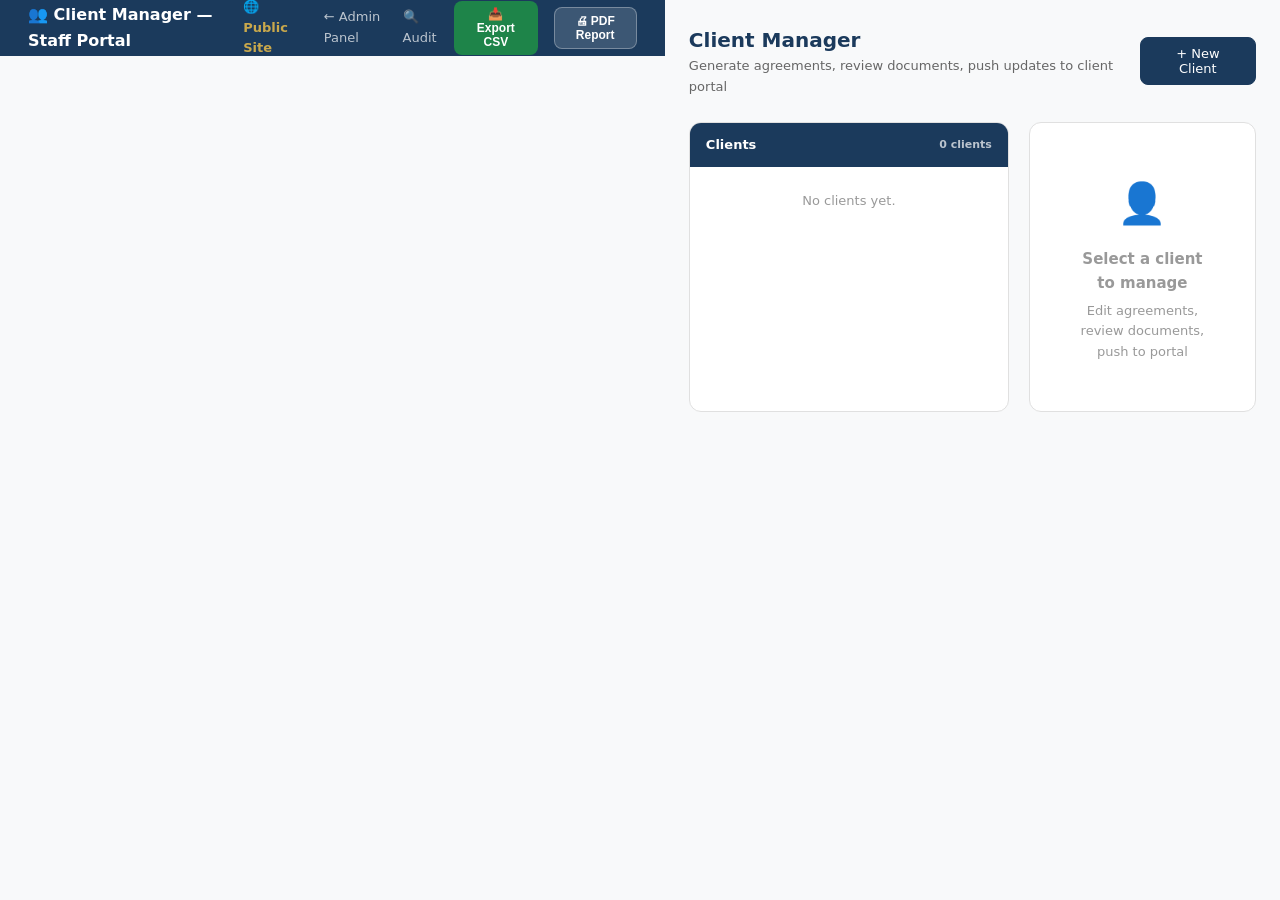
<file: admin/clients.html>
<!DOCTYPE html>
<html lang="en">
<head>
  <meta charset="UTF-8">
  <meta name="viewport" content="width=device-width, initial-scale=1">
  <title>Client Manager — Vantage Admin</title>
  <link rel="stylesheet" href="../css/styles.css">
  <style>
    body{background:var(--gray-50);font-family:var(--font)}
    .page-wrap{max-width:1200px;margin:0 auto;padding:24px}
    .topbar-simple{background:var(--navy);padding:0 28px;height:56px;display:flex;align-items:center;justify-content:space-between}
    .topbar-simple a{color:rgba(255,255,255,.7);font-size:13px;text-decoration:none}
    .topbar-simple a:hover{color:#fff}
    .topbar-title{color:#fff;font-size:16px;font-weight:700}

    /* Layout */
    .cm-grid{display:grid;grid-template-columns:320px 1fr;gap:20px;margin-top:24px}
    .client-list-panel{background:#fff;border:1px solid var(--border);border-radius:var(--radius-lg);overflow:hidden}
    .panel-head{background:var(--navy);color:#fff;padding:12px 16px;font-size:13px;font-weight:700;display:flex;align-items:center;justify-content:space-between}
    .client-list-item{padding:12px 16px;border-bottom:1px solid var(--border);cursor:pointer;transition:.15s}
    .client-list-item:hover{background:var(--navy-l)}
    .client-list-item.active{background:var(--navy-l);border-left:3px solid var(--gold)}
    .cli-name{font-size:13px;font-weight:600;color:var(--navy)}
    .cli-meta{font-size:11px;color:var(--gray-600);margin-top:2px}
    .cli-status{float:right;margin-top:2px}

    /* Detail panel */
    .detail-panel{background:#fff;border:1px solid var(--border);border-radius:var(--radius-lg);overflow:hidden}
    .detail-tabs{display:flex;border-bottom:1px solid var(--border);background:var(--gray-50)}
    .dtab{padding:11px 20px;font-size:13px;font-weight:500;cursor:pointer;border-bottom:2px solid transparent;transition:.15s;color:var(--gray-600)}
    .dtab.active{color:var(--navy);border-bottom-color:var(--gold);font-weight:700}
    .dtab-content{display:none;padding:20px}
    .dtab-content.active{display:block}

    /* Agreement editor */
    .agr-editor-grid{display:grid;grid-template-columns:1fr 1fr;gap:16px}
    .agr-field{margin-bottom:12px}
    .agr-field label{font-size:11px;color:var(--gray-600);display:block;margin-bottom:3px;font-weight:500}
    .agr-field input,.agr-field select,.agr-field textarea{width:100%;padding:7px 10px;border:1px solid var(--border);border-radius:var(--radius);font-size:13px;font-family:var(--font);color:var(--gray-800)}
    .agr-field input:focus,.agr-field select:focus,.agr-field textarea:focus{outline:none;border-color:var(--navy)}
    .agr-field textarea{min-height:60px;resize:vertical}
    .agr-preview{background:var(--gray-50);border:1px solid var(--border);border-radius:var(--radius);padding:16px;font-size:12px;line-height:1.8;color:var(--gray-600);max-height:400px;overflow-y:auto}
    .agr-preview h4{font-size:12px;font-weight:700;color:var(--gray-800);margin:10px 0 3px}
    .agr-preview h4:first-child{margin-top:0}
    .agr-field-filled{background:#fffde7}
    .status-dot{width:8px;height:8px;border-radius:50%;display:inline-block;margin-right:4px}
    .status-dot.pending{background:var(--orange)}
    .status-dot.signed{background:var(--green)}
    .status-dot.ready{background:var(--navy)}

    /* Doc upload review */
    .doc-review-row{display:flex;align-items:center;gap:10px;padding:10px 0;border-bottom:1px solid var(--border)}
    .doc-review-row:last-child{border-bottom:none}
    .doc-review-name{flex:1;font-size:13px}
    .doc-review-status{font-size:11px;font-weight:600}

    /* Send to client */
    .send-banner{background:linear-gradient(135deg,var(--navy),#243f6a);border-radius:var(--radius-lg);padding:16px 20px;color:#fff;display:flex;align-items:center;justify-content:space-between;margin-bottom:16px}
    .send-banner-text h3{font-size:15px;font-weight:700}
    .send-banner-text p{font-size:12px;color:rgba(255,255,255,.75);margin-top:3px}

    .new-client-form{padding:20px}

    /* Case status */
    .status-pill{display:inline-flex;align-items:center;gap:5px;padding:3px 10px;border-radius:20px;font-size:11px;font-weight:700}
    .status-new{background:#e3f2fd;color:#1565c0}
    .status-waiting{background:var(--orange-bg);color:var(--orange)}
    .status-inprogress{background:var(--navy-l);color:var(--navy)}
    .status-submitted{background:#e8f5e9;color:var(--green)}
    .status-approved{background:var(--green-bg);color:var(--green)}
    .status-closed{background:var(--gray-100);color:var(--gray-600)}
    .status-inactive{background:var(--red-bg);color:var(--red)}

    /* Lead score */
    .score-badge{display:inline-flex;align-items:center;justify-content:center;width:34px;height:34px;border-radius:50%;font-size:12px;font-weight:800;color:#fff;flex-shrink:0}
    .score-high{background:var(--green)}
    .score-med{background:var(--orange)}
    .score-low{background:var(--red)}

    /* Activity log */
    .activity-row{display:flex;gap:12px;padding:9px 0;border-bottom:1px solid var(--border);align-items:flex-start}
    .activity-row:last-child{border-bottom:none}
    .activity-icon{width:28px;height:28px;border-radius:50%;background:var(--navy-l);display:flex;align-items:center;justify-content:center;font-size:13px;flex-shrink:0;margin-top:1px}
    .activity-text{font-size:13px;color:var(--gray-800);flex:1}
    .activity-meta{font-size:10px;color:var(--gray-400);margin-top:2px}

    /* Override buttons */
    .override-btn{background:rgba(255,255,255,.12);color:#fff;border:1px solid rgba(255,255,255,.25);padding:4px 10px;border-radius:var(--radius);font-size:11px;cursor:pointer;font-weight:600}
    .override-btn:hover{background:rgba(255,255,255,.25)}

    @media(max-width:900px){.cm-grid{grid-template-columns:1fr}.agr-editor-grid{grid-template-columns:1fr}}
  </style>
</head>
<body>

<div class="topbar-simple">
  <div class="topbar-title">👥 Client Manager — Staff Portal</div>
  <div style="display:flex;gap:16px;align-items:center">
    <a href="../public/index.html" target="_blank" style="color:var(--gold);font-weight:600">🌐 Public Site</a>
    <a href="index.html">← Admin Panel</a>
    <a href="audit.html">🔍 Audit</a>
    <button onclick="exportCSV()" style="background:var(--green);color:#fff;border:none;padding:6px 14px;border-radius:var(--radius);font-size:12px;font-weight:600;cursor:pointer">📥 Export CSV</button>
    <button onclick="exportPrintReport()" style="background:rgba(255,255,255,.15);color:#fff;border:1px solid rgba(255,255,255,.3);padding:6px 14px;border-radius:var(--radius);font-size:12px;font-weight:600;cursor:pointer">🖨 PDF Report</button>
  </div>
</div>

<div class="page-wrap">
  <div style="display:flex;align-items:center;justify-content:space-between;margin-bottom:4px">
    <div>
      <div style="font-size:20px;font-weight:700;color:var(--navy)">Client Manager</div>
      <div style="font-size:13px;color:var(--gray-600)">Generate agreements, review documents, push updates to client portal</div>
    </div>
    <button class="btn btn-primary" onclick="showNewClientForm()">+ New Client</button>
  </div>

  <div id="newClientFormWrap" style="display:none;margin-top:16px">
    <div class="card">
      <div class="card-title">Add New Client</div>
      <div class="new-client-form" style="padding:0">
        <div style="display:grid;grid-template-columns:1fr 1fr 1fr;gap:12px">
          <div class="agr-field"><label>First Name *</label><input id="nc_first" placeholder="First name"></div>
          <div class="agr-field"><label>Last Name *</label><input id="nc_last" placeholder="Last name"></div>
          <div class="agr-field"><label>Date of Birth</label><input type="date" id="nc_dob"></div>
          <div class="agr-field"><label>Email *</label><input type="email" id="nc_email" placeholder="client@email.com"></div>
          <div class="agr-field"><label>Phone</label><input id="nc_phone" placeholder="+1 780..."></div>
          <div class="agr-field"><label>Passport #</label><input id="nc_passport" placeholder="AB123456"></div>
          <div class="agr-field"><label>Country of Citizenship</label><input id="nc_country" placeholder="Eritrea"></div>
          <div class="agr-field"><label>Address in Canada</label><input id="nc_addr" placeholder="Street, City, Province"></div>
          <div class="agr-field"><label>Application Type *</label>
            <select id="nc_appType">
              <option value="">— Select —</option>
              <option value="spousal_spouses">Spousal Sponsorship — Spouses</option>
              <option value="spousal_commonlaw">Spousal Sponsorship — Common-Law</option>
              <option value="express_entry">Express Entry PR</option>
              <option value="work_permit_overseas">Work Permit — Overseas</option>
              <option value="work_permit_extension">Work Permit Extension</option>
              <option value="study_permit_overseas">Study Permit — Overseas</option>
              <option value="study_permit_extension">Study Permit Extension</option>
              <option value="trv_supervisa">TRV / Super Visa</option>
              <option value="visitor_extension">Visitor Record Extension</option>
              <option value="pr_card_renewal">PR Card Renewal</option>
            </select>
          </div>
        </div>
        <div class="btn-group">
          <button class="btn btn-primary" onclick="createClient()">Create Client File</button>
          <button class="btn" onclick="document.getElementById('newClientFormWrap').style.display='none'">Cancel</button>
        </div>
      </div>
    </div>
  </div>

  <div class="cm-grid" id="cmGrid">
    <!-- Client list -->
    <div class="client-list-panel">
      <div class="panel-head">
        <span>Clients</span>
        <span id="clientCount" style="font-size:11px;opacity:.7">0 clients</span>
      </div>
      <div id="clientListEl">
        <div style="padding:24px;text-align:center;color:var(--gray-400);font-size:13px">
          No clients yet.<br>Click "+ New Client" to add one.
        </div>
      </div>
    </div>

    <!-- Detail panel -->
    <div class="detail-panel" id="detailPanel">
      <div style="padding:48px;text-align:center;color:var(--gray-400)">
        <div style="font-size:40px;margin-bottom:12px">👤</div>
        <div style="font-size:15px;font-weight:600">Select a client to manage</div>
        <div style="font-size:13px;margin-top:6px">Edit agreements, review documents, push to portal</div>
      </div>
    </div>
  </div>
</div>

<script src="../shared/js/agreements.js"></script>
<script>

let selectedFileId = null;

// ── INIT ─────────────────────────────────────────────────────────
document.addEventListener('DOMContentLoaded', () => {
  renderClientList();
  // Load any demo/intake clients
  seedDemoClients();
});

function seedDemoClients() {
  // Create demo client from intake session if present
  if (!getAllClients().length) {
    const demos = [
      { fileId:'VIS-2026-AB-TH-001', fullName:'Tesfaye Haile', first:'Tesfaye', last:'Haile',
        email:'tesfaye@demo.com', phone:'+1 780 555 0001', dob:'1988-04-12',
        passport:'ER123456', country:'Eritrea', appType:'spousal_spouses',
        appTypeLabel:'Spousal Sponsorship — Spouses', address:'123 Franklin Ave, Fort McMurray, AB',
        totalFee:'$2,350 CAD', stage1Fee:'$587 CAD — Due on signing',
        stage2Fee:'$1,763 CAD — Due at IRCC submission',
        consultFee:'$150 CAD', purpose:'Initial assessment and application for Spousal Sponsorship — Spouses',
        date: new Date().toLocaleDateString('en-CA'), ...COMPANY_DEFAULTS,
        consultReady:true, serviceReady:false, consultSigned:false, serviceSigned:false,
        staffNotes:'Client walked in Apr 7. Spouse is in Eritrea. Marriage cert obtained.' }
    ];
    demos.forEach(d => saveClientData(d.fileId, d));
  }
}

// ── CLIENT LIST ────────────────────────────────────────────────────
function renderClientList() {
  const clients = getAllClients();
  const el = document.getElementById('clientListEl');
  document.getElementById('clientCount').textContent = clients.length + ' client' + (clients.length!==1?'s':'');

  if (!clients.length) {
    el.innerHTML = '<div style="padding:24px;text-align:center;color:var(--gray-400);font-size:13px">No clients yet.</div>';
    return;
  }

  el.innerHTML = clients.map(c => {
    const cSigned = c.consultSigned ? '✓' : (c.consultReady ? '⏳' : '—');
    const sSigned = c.serviceSigned ? '✓' : (c.serviceReady ? '⏳' : '—');
    const score = c.leadScore || 0;
    const scoreCls = score >= 70 ? 'score-high' : score >= 45 ? 'score-med' : 'score-low';
    const statusCss = {
      'New':'status-new','Waiting for Client':'status-waiting','In Progress':'status-inprogress',
      'Submitted':'status-submitted','Approved':'status-approved','Closed':'status-closed','Inactive':'status-inactive'
    }[c.caseStatus||'New'] || 'status-new';
    return `<div class="client-list-item ${selectedFileId===c.fileId?'active':''}" onclick="selectClient('${c.fileId}')">
      <div style="display:flex;align-items:center;gap:8px">
        <div class="score-badge ${scoreCls}" title="Lead score: ${score}">${score}</div>
        <div style="flex:1;min-width:0">
          <div class="cli-name" style="display:flex;align-items:center;gap:6px;flex-wrap:wrap">
            ${c.fullName || c.fileId}
            <span class="status-pill ${statusCss}">${c.caseStatus||'New'}</span>
          </div>
          <div class="cli-meta">${c.fileId} · ${c.appTypeLabel||c.appType||'—'}</div>
          <div style="margin-top:3px">
            <span class="badge ${c.consultSigned?'badge-green':c.consultReady?'badge-blue':'badge-gray'}" style="font-size:9px">Consult:${cSigned}</span>
            <span class="badge ${c.serviceSigned?'badge-green':c.serviceReady?'badge-blue':'badge-gray'}" style="font-size:9px;margin-left:2px">Service:${sSigned}</span>
            ${c.docsSubmitted ? '<span class="badge badge-blue" style="font-size:9px;margin-left:2px">Docs ✓</span>' : ''}
          </div>
        </div>
      </div>
    </div>`;
  }).join('');
}

// ── SELECT CLIENT ──────────────────────────────────────────────────
function selectClient(fileId) {
  selectedFileId = fileId;
  renderClientList();
  const data = loadClientData(fileId);
  renderDetailPanel(data);
}

function renderDetailPanel(data) {
  const el = document.getElementById('detailPanel');
  el.innerHTML = `
    <div class="panel-head" style="background:var(--navy);padding:16px 20px">
      <div>
        <div style="font-size:16px;font-weight:700;color:#fff">${data.fullName || data.fileId}</div>
        <div style="font-size:11px;color:rgba(255,255,255,.6)">${data.fileId} · ${data.appTypeLabel||''}</div>
      </div>
      <div style="display:flex;gap:8px;flex-wrap:wrap;align-items:center">
        <select id="sf_caseStatus" onchange="saveCaseStatus()" style="background:rgba(255,255,255,.12);color:#fff;border:1px solid rgba(255,255,255,.25);padding:4px 8px;border-radius:var(--radius);font-size:11px;font-weight:600;cursor:pointer">
          <option value="New" ${data.caseStatus==='New'||!data.caseStatus?'selected':''} style="color:var(--gray-800)">New</option>
          <option value="Waiting for Client" ${data.caseStatus==='Waiting for Client'?'selected':''} style="color:var(--gray-800)">Waiting for Client</option>
          <option value="In Progress" ${data.caseStatus==='In Progress'?'selected':''} style="color:var(--gray-800)">In Progress</option>
          <option value="Submitted" ${data.caseStatus==='Submitted'?'selected':''} style="color:var(--gray-800)">Submitted to IRCC</option>
          <option value="Approved" ${data.caseStatus==='Approved'?'selected':''} style="color:var(--gray-800)">Approved</option>
          <option value="Closed" ${data.caseStatus==='Closed'?'selected':''} style="color:var(--gray-800)">Closed</option>
          <option value="Inactive" ${data.caseStatus==='Inactive'?'selected':''} style="color:var(--gray-800)">Inactive / On Hold</option>
        </select>
        <button class="override-btn" onclick="pushToPortal()">📤 Push to Portal</button>
        <button class="override-btn" onclick="saveAndRefresh()">💾 Save</button>
      </div>
    </div>

    <!-- SEND BANNER -->
    <div style="padding:16px 20px 0">
      <div class="send-banner">
        <div class="send-banner-text">
          <h3>Staff → Client Portal Sync</h3>
          <p>Fill in the fields below, click "Push to Portal" — client sees updated agreements instantly on next login.</p>
        </div>
        <div style="text-align:right">
          <div style="font-size:11px;color:rgba(255,255,255,.6)">Consult ready</div>
          <label style="display:flex;align-items:center;gap:6px;cursor:pointer;color:#fff;font-size:13px;margin-bottom:8px">
            <input type="checkbox" id="sf_consultReady" ${data.consultReady?'checked':''} style="accent-color:var(--gold)"> Send to client
          </label>
          <div style="font-size:11px;color:rgba(255,255,255,.6)">Service ready</div>
          <label style="display:flex;align-items:center;gap:6px;cursor:pointer;color:#fff;font-size:13px">
            <input type="checkbox" id="sf_serviceReady" ${data.serviceReady?'checked':''} style="accent-color:var(--gold)"> Send to client
          </label>
        </div>
      </div>
    </div>

    <!-- TABS -->
    <div class="detail-tabs" style="flex-wrap:wrap">
      <div class="dtab active" id="dtab-consult" onclick="switchTab('consult')">📋 Consult Agreement</div>
      <div class="dtab" id="dtab-service" onclick="switchTab('service')">✍ Service Agreement</div>
      <div class="dtab" id="dtab-docs" onclick="switchTab('docs')">📁 Documents</div>
      <div class="dtab" id="dtab-notes" onclick="switchTab('notes')">📝 Notes</div>
      <div class="dtab" id="dtab-activity" onclick="switchTab('activity')">🕐 Activity Log</div>
    </div>

    <!-- TAB: CONSULTATION AGREEMENT -->
    <div class="dtab-content active" id="dtab-content-consult">
      <div style="display:flex;gap:6px;margin-bottom:14px;flex-wrap:wrap;align-items:center">
        <span class="badge ${data.consultSigned?'badge-green':'badge-orange'}">${data.consultSigned?'✓ Signed by client':'Awaiting client signature'}</span>
        ${data.consultReady?'<span class="badge badge-blue">Sent to client</span>':''}
        ${data.leadScore ? `<span style="margin-left:auto;font-size:11px;color:var(--gray-600)">Lead score: <strong style="color:${data.leadScore>=70?'var(--green)':data.leadScore>=45?'var(--orange)':'var(--red)'}">${data.leadScore}/100</strong>${data.leadFlags?.length?' · Flags: '+data.leadFlags.join(', '):''}</span>` : ''}
      </div>
      ${data.familyMembers?.length ? `<div style="background:var(--navy-l);border-radius:var(--radius);padding:10px 14px;margin-bottom:12px;font-size:12px;color:var(--navy)"><strong>Family application</strong> — ${data.familyMembers.length} additional member(s): ${data.familyMembers.map(m=>`${m.first||'?'} ${m.last||''} (${m.relationship||'dependent'})`).join(', ')}</div>` : ''}
      <!-- Admin overrides -->
      <div style="background:var(--red-bg);border:1px solid #f5c6cb;border-radius:var(--radius);padding:10px 14px;margin-bottom:14px;font-size:12px">
        <strong style="color:var(--red)">Admin Overrides</strong> — use only if client signed outside the portal or to correct status manually.
        <div style="display:flex;gap:8px;margin-top:8px;flex-wrap:wrap">
          <button class="btn btn-sm" style="background:var(--green);color:#fff;border-color:var(--green)" onclick="adminOverride('consultSigned', true)">✓ Mark Consult Signed</button>
          <button class="btn btn-sm" style="background:var(--gray-600);color:#fff;border-color:var(--gray-600)" onclick="adminOverride('consultSigned', false)">✗ Reset Consult Status</button>
          <button class="btn btn-sm" style="background:var(--green);color:#fff;border-color:var(--green)" onclick="adminOverride('serviceSigned', true)">✓ Mark Service Signed</button>
          <button class="btn btn-sm" style="background:var(--gray-600);color:#fff;border-color:var(--gray-600)" onclick="adminOverride('serviceSigned', false)">✗ Reset Service Status</button>
        </div>
      </div>
      <div class="agr-editor-grid">
        <div>
          <div style="font-size:12px;font-weight:700;color:var(--navy);margin-bottom:10px;text-transform:uppercase;letter-spacing:.04em">Edit Fields</div>
          ${renderAgrFields('ca', AGR_FIELDS.CONSULT, data)}
        </div>
        <div>
          <div style="font-size:12px;font-weight:700;color:var(--navy);margin-bottom:10px;text-transform:uppercase;letter-spacing:.04em">Live Preview</div>
          <div class="agr-preview" id="ca_preview">${buildConsultPreview(data)}</div>
          <div class="btn-group">
            <button class="btn btn-sm btn-primary" onclick="saveAndRefresh()">Update Preview</button>
            <button class="btn btn-sm" onclick="printAgreement('consult')">🖨 Print / PDF</button>
          </div>
        </div>
      </div>
    </div>

    <!-- TAB: SERVICE AGREEMENT -->
    <div class="dtab-content" id="dtab-content-service">
      <div style="display:flex;gap:6px;margin-bottom:14px;flex-wrap:wrap">
        <span class="badge ${data.serviceSigned?'badge-green':'badge-orange'}">${data.serviceSigned?'✓ Signed by client':'Awaiting client signature'}</span>
        ${data.serviceReady?'<span class="badge badge-blue">Sent to client</span>':''}
      </div>
      <div class="agr-editor-grid">
        <div>
          <div style="font-size:12px;font-weight:700;color:var(--navy);margin-bottom:10px;text-transform:uppercase;letter-spacing:.04em">Edit Fields</div>
          ${renderAgrFields('sa', AGR_FIELDS.SERVICE, data)}
        </div>
        <div>
          <div style="font-size:12px;font-weight:700;color:var(--navy);margin-bottom:10px;text-transform:uppercase;letter-spacing:.04em">Live Preview</div>
          <div class="agr-preview" id="sa_preview">${buildServicePreview(data)}</div>
          <div class="btn-group">
            <button class="btn btn-sm btn-primary" onclick="saveAndRefresh()">Update Preview</button>
            <button class="btn btn-sm" onclick="printAgreement('service')">🖨 Print / PDF</button>
          </div>
        </div>
      </div>
    </div>

    <!-- TAB: DOCUMENTS -->
    <div class="dtab-content" id="dtab-content-docs">
      <div style="font-size:13px;color:var(--gray-600);margin-bottom:14px">Documents uploaded by the client appear here. Review and mark as accepted or request re-upload.</div>
      <div id="docReviewList">${buildDocReview(data)}</div>
    </div>

    <!-- TAB: NOTES -->
    <div class="dtab-content" id="dtab-content-notes">
      <div class="agr-field">
        <label>Internal Staff Notes (not visible to client)</label>
        <textarea id="sf_staffNotes" style="min-height:180px">${data.staffNotes||''}</textarea>
      </div>
      <div class="agr-field">
        <label>Assigned To (staff member responsible)</label>
        <input id="sf_assignedTo" value="${data.assignedTo||''}" placeholder="e.g. Amanuel — Lead Consultant">
      </div>
      <div class="agr-field">
        <label>Message to Client (will appear in their Messages tab)</label>
        <textarea id="sf_clientMsg" placeholder="Type a message to send to the client..." style="min-height:80px"></textarea>
      </div>
      <div class="btn-group">
        <button class="btn btn-primary" onclick="saveAndPushMessage()">Save Notes &amp; Send Message to Client</button>
      </div>
    </div>

    <!-- TAB: ACTIVITY LOG -->
    <div class="dtab-content" id="dtab-content-activity">
      <div style="font-size:12px;color:var(--gray-600);margin-bottom:12px;display:flex;align-items:center;justify-content:space-between">
        <span>Non-editable history. New entries append automatically.</span>
        <button class="btn btn-sm" onclick="addManualActivity()">+ Log Manual Entry</button>
      </div>
      <div id="activityLogList">${buildActivityLog(data)}</div>
    </div>`;
}

function renderAgrFields(prefix, fields, data) {
  return fields.map(f => `
    <div class="agr-field">
      <label>${f.label}</label>
      <input id="sf_${f.id}" value="${(data[f.key]||f.default||'').replace(/"/g,'&quot;')}" oninput="livePreview()" class="${data[f.key]?'agr-field-filled':''}">
    </div>`).join('');
}

function buildConsultPreview(d) {
  return `<h4>Consultation Agreement</h4>
<p><strong>Date:</strong> ${d.date||'—'} &nbsp;|&nbsp; <strong>File:</strong> ${d.fileId||'—'}</p>
<p><strong>RCIC:</strong> ${d.rcic_name||'—'} (CICC # ${d.rcic_cicc||'—'})<br>
${d.rcic_addr||''} &nbsp; ${d.rcic_phone||''} &nbsp; ${d.rcic_email||''}</p>
<p><strong>Client:</strong> ${d.fullName||'—'}<br>
DOB: ${d.dob||'—'} &nbsp; Phone: ${d.phone||'—'} &nbsp; Email: ${d.email||'—'}<br>
Address: ${d.address||'—'}</p>
<p><strong>Purpose:</strong> ${d.purpose||'—'}</p>
<p><strong>Consultation Fee:</strong> ${d.consultFee||'—'}</p>
<h4>1. Purpose and Scope</h4><p>One-time initial consultation. No application preparation included.</p>
<h4>2. No Guarantee</h4><p>No guarantee of eligibility, approval, or processing times.</p>
<h4>3. Confidentiality (CICC Code s.28)</h4><p>All information kept strictly confidential.</p>
<h4>4. Privacy (PIPEDA / PIPA Alberta)</h4><p>Client consents to data collection for immigration consulting.</p>`;
}

function buildServicePreview(d) {
  return `<h4>Retainer / Service Agreement</h4>
<p><strong>Date:</strong> ${d.date||'—'} &nbsp;|&nbsp; <strong>File:</strong> ${d.fileId||'—'}</p>
<p><strong>Consultant:</strong> ${d.rcic_name||'—'} (CICC # ${d.rcic_cicc||'—'})<br>
${d.rcic_addr||''} &nbsp; ${d.rcic_phone||''}</p>
<p><strong>Client:</strong> ${d.fullName||'—'} &nbsp; Passport: ${d.passport||'—'}<br>
${d.address||'—'} &nbsp; ${d.phone||'—'}</p>
<p><strong>Application Type:</strong> ${d.appTypeLabel||'—'}</p>
<p><strong>Total Professional Fee:</strong> ${d.totalFee||'—'}<br>
Stage 1 (on signing): ${d.stage1Fee||'—'}<br>
Stage 2 (at submission): ${d.stage2Fee||'—'}</p>
<h4>1. Authorization</h4><p>Client retains Vantage Immigration Services as RCIC representative.</p>
<h4>2. 48-Hour Cooling-Off Period</h4><p>Full refund if cancelled within 48 hours of signing.</p>
<h4>3. Fees &amp; Trust Account</h4><p>Advance payments held in trust. Government fees separate.</p>
<h4>4. Misrepresentation Warning</h4><p>False information may lead to refusal and future ineligibility.</p>
<h4>5. Dispute Resolution</h4><p>CICC: 1-877-836-7543 — college-ic.ca</p>`;
}

function buildDocReview(data) {
  const appType = data.appType || 'spousal_spouses';
  const cl = CLIENT_CHECKLISTS[appType];
  if (!cl) return '<p class="text-muted">No checklist for this application type.</p>';
  const docs = data.uploadedDocs || {};
  let html = '';
  cl.sections.forEach(sec => {
    html += `<div style="font-size:11px;font-weight:700;text-transform:uppercase;color:var(--navy);letter-spacing:.06em;margin:14px 0 6px">${sec.name}</div>`;
    sec.items.forEach((item,i) => {
      const key = sec.name+'_'+i;
      const status = docs[key] || 'pending';
      const comment = (docs[key+'_comment']||'');
      html += `<div class="doc-review-row" style="flex-wrap:wrap;gap:6px">
        <div class="doc-review-name" style="flex:1;min-width:160px">${item.en} ${item.required?'<span style="color:var(--red);font-size:10px">*</span>':''}</div>
        <select style="width:130px;font-size:11px;padding:3px 6px" onchange="updateDocStatus('${key}',this.value)">
          <option value="pending" ${status==='pending'?'selected':''}>⏳ Pending</option>
          <option value="received" ${status==='received'?'selected':''}>📥 Received</option>
          <option value="accepted" ${status==='accepted'?'selected':''}>✅ Accepted</option>
          <option value="reupload" ${status==='reupload'?'selected':''}>🔄 Re-upload</option>
        </select>
        ${status==='reupload' ? `<input style="font-size:11px;padding:3px 6px;border:1px solid var(--border);border-radius:4px;flex:1;min-width:120px" placeholder="Reason for re-upload..." value="${comment.replace(/"/g,'&quot;')}" onchange="updateDocComment('${key}',this.value)">` : ''}
      </div>`;
    });
  });
  return html;
}

// ── TABS ──────────────────────────────────────────────────────────
function switchTab(id) {
  document.querySelectorAll('.dtab').forEach(t => t.classList.remove('active'));
  document.querySelectorAll('.dtab-content').forEach(t => t.classList.remove('active'));
  document.getElementById('dtab-'+id)?.classList.add('active');
  document.getElementById('dtab-content-'+id)?.classList.add('active');
}

// ── LIVE PREVIEW ──────────────────────────────────────────────────
function livePreview() {
  const data = collectFormData();
  const caPrev = document.getElementById('ca_preview');
  const saPrev = document.getElementById('sa_preview');
  if (caPrev) caPrev.innerHTML = buildConsultPreview(data);
  if (saPrev) saPrev.innerHTML = buildServicePreview(data);
}

function collectFormData() {
  const existing = loadClientData(selectedFileId);
  const collected = { ...existing };

  // Collect all sf_ fields
  document.querySelectorAll('[id^="sf_"]').forEach(el => {
    const key = el.id.replace('sf_', '');
    if (el.type === 'checkbox') collected[key] = el.checked;
    else collected[key] = el.value;
  });

  // Map agreement field IDs back to data keys
  [...AGR_FIELDS.CONSULT, ...AGR_FIELDS.SERVICE].forEach(f => {
    const el = document.getElementById('sf_' + f.id);
    if (el) collected[f.key] = el.value;
  });

  return collected;
}

// ── SAVE ──────────────────────────────────────────────────────────
function saveAndRefresh() {
  if (!selectedFileId) return;
  const data = collectFormData();
  saveClientData(selectedFileId, data);
  renderClientList();
  livePreview();
  showToast('Saved ✓');
}

function pushToPortal() {
  if (!selectedFileId) return;
  const data = collectFormData();
  addActivityEntry(data, 'Staff pushed agreement data to client portal', 'Staff');
  saveClientData(selectedFileId, data);
  renderClientList();
  showToast('✓ Pushed to client portal — client will see updates on next login');
}

function saveAndPushMessage() {
  if (!selectedFileId) return;
  const data = collectFormData();
  const msg = document.getElementById('sf_clientMsg')?.value?.trim();
  if (msg) {
    const msgs = data.staffMessages || [];
    msgs.push({ text: msg, time: new Date().toLocaleString(), from: 'Vantage Immigration' });
    data.staffMessages = msgs;
    document.getElementById('sf_clientMsg').value = '';
  }
  saveClientData(selectedFileId, data);
  showToast('✓ Notes saved. Message sent to client portal.');
}

function updateDocStatus(key, val) {
  if (!selectedFileId) return;
  const data = loadClientData(selectedFileId);
  if (!data.uploadedDocs) data.uploadedDocs = {};
  data.uploadedDocs[key] = val;
  addActivityEntry(data, `Document status updated: ${key} → ${val}`, 'Staff');
  saveClientData(selectedFileId, data);
  // Re-render docs to show/hide comment field
  const el = document.getElementById('docReviewList');
  if (el) el.innerHTML = buildDocReview(data);
}

function updateDocComment(key, val) {
  if (!selectedFileId) return;
  const data = loadClientData(selectedFileId);
  if (!data.uploadedDocs) data.uploadedDocs = {};
  data.uploadedDocs[key + '_comment'] = val;
  saveClientData(selectedFileId, data);
}

function saveCaseStatus() {
  if (!selectedFileId) return;
  const newStatus = document.getElementById('sf_caseStatus')?.value;
  if (!newStatus) return;
  const data = loadClientData(selectedFileId);
  addActivityEntry(data, `Case status changed to: ${newStatus}`, 'Staff');
  data.caseStatus = newStatus;
  saveClientData(selectedFileId, data);
  renderClientList();
  showToast('✓ Status updated: ' + newStatus);
}

function adminOverride(field, value) {
  if (!selectedFileId) return;
  const data = loadClientData(selectedFileId);
  data[field] = value;
  const label = field === 'consultSigned' ? 'Consultation Agreement' : 'Service Agreement';
  addActivityEntry(data, `Admin override: ${label} marked as ${value ? 'Signed' : 'Unsigned'}`, 'Staff (Admin Override)');
  saveClientData(selectedFileId, data);
  renderClientList();
  showToast(`✓ Override applied: ${label} = ${value ? 'Signed' : 'Unsigned'}`);
  // Refresh detail panel
  renderDetailPanel(data);
}

function addActivityEntry(data, action, by) {
  if (!data.activityLog) data.activityLog = [];
  data.activityLog.push({ action, by: by || 'Staff', at: new Date().toISOString() });
}

function buildActivityLog(data) {
  const log = data.activityLog || [];
  if (!log.length) return '<div style="font-size:13px;color:var(--gray-400);padding:16px 0;text-align:center">No activity recorded yet.</div>';
  return log.slice().reverse().map(e => {
    const d = new Date(e.at);
    const timeStr = d.toLocaleString('en-CA', { dateStyle:'medium', timeStyle:'short' });
    return `<div class="activity-row">
      <div class="activity-icon">🕐</div>
      <div>
        <div class="activity-text">${e.action}</div>
        <div class="activity-meta">${e.by} · ${timeStr}</div>
      </div>
    </div>`;
  }).join('');
}

function addManualActivity() {
  if (!selectedFileId) return;
  const action = prompt('Describe the activity to log (e.g. "Called client to remind about agreements"):');
  if (!action || !action.trim()) return;
  const data = loadClientData(selectedFileId);
  addActivityEntry(data, action.trim(), 'Staff (Manual)');
  saveClientData(selectedFileId, data);
  const el = document.getElementById('activityLogList');
  if (el) el.innerHTML = buildActivityLog(data);
  showToast('✓ Activity logged');
}

// ── CREATE CLIENT ─────────────────────────────────────────────────
function showNewClientForm() {
  const el = document.getElementById('newClientFormWrap');
  el.style.display = el.style.display === 'none' ? 'block' : 'none';
}

function createClient() {
  const first = document.getElementById('nc_first').value.trim();
  const last  = document.getElementById('nc_last').value.trim();
  const email = document.getElementById('nc_email').value.trim();
  const appType = document.getElementById('nc_appType').value;
  if (!first || !last || !email || !appType) { alert('Please fill in First Name, Last Name, Email, and Application Type.'); return; }

  const initials = (first[0]+last[0]).toUpperCase();
  const seq = String(Math.floor(Math.random()*900)+100);
  const fileId = `VIS-${new Date().getFullYear()}-AB-${initials}-${seq}`;
  const appTypeLabel = APP_TYPE_LABELS[appType] || appType;
  const fee = APP_FEES[appType] || 0;

  const data = {
    fileId, fullName: first+' '+last, first, last,
    email, phone: document.getElementById('nc_phone').value,
    dob: document.getElementById('nc_dob').value,
    passport: document.getElementById('nc_passport').value,
    country: document.getElementById('nc_country').value,
    address: document.getElementById('nc_addr').value,
    appType, appTypeLabel,
    purpose: `Initial assessment and application for ${appTypeLabel}`,
    consultFee: '$150 CAD',
    totalFee: fee ? `$${fee.toLocaleString()} CAD` : '',
    stage1Fee: fee ? `$${Math.round(fee*.25).toLocaleString()} CAD — Due on signing` : '',
    stage2Fee: fee ? `$${Math.round(fee*.75).toLocaleString()} CAD — Due at IRCC submission` : '',
    date: new Date().toLocaleDateString('en-CA'),
    ...COMPANY_DEFAULTS,
    consultReady: false, serviceReady: false,
    consultSigned: false, serviceSigned: false,
    staffNotes: '', staffMessages: []
  };

  saveClientData(fileId, data);
  document.getElementById('newClientFormWrap').style.display = 'none';
  renderClientList();
  selectClient(fileId);
  showToast(`✓ Client file created: ${fileId}`);
}

function printAgreement(type) {
  window.print();
}

function showToast(msg) {
  let t = document.getElementById('toast');
  if (!t) {
    t = document.createElement('div');
    t.id = 'toast';
    t.style.cssText = 'position:fixed;bottom:24px;left:50%;transform:translateX(-50%);background:var(--navy);color:#fff;padding:10px 24px;border-radius:var(--radius-lg);font-size:13px;font-weight:600;z-index:999;box-shadow:0 4px 20px rgba(0,0,0,.2);transition:.3s';
    document.body.appendChild(t);
  }
  t.textContent = msg;
  t.style.opacity = '1';
  setTimeout(() => { t.style.opacity = '0'; }, 2500);
}

// ── EXPORT CSV ────────────────────────────────────────────────────
function exportCSV() {
  const clients = getAllClients();
  if (!clients.length) { alert('No clients to export.'); return; }
  const headers = [
    'File ID','First Name','Last Name','Email','Phone','Date of Birth',
    'Nationality','Application Type','Consult Agreement Signed',
    'Service Agreement Signed','Docs Submitted','Date Created','Staff Notes'
  ];
  const rows = clients.map(c => [
    c.fileId || '',
    c.first  || (c.fullName||'').split(' ')[0] || '',
    c.last   || (c.fullName||'').split(' ').slice(1).join(' ') || '',
    c.email  || '',
    c.phone  || '',
    c.dob    || '',
    c.country || '',
    c.appTypeLabel || c.appType || '',
    c.consultSigned ? 'Yes' : 'No',
    c.serviceSigned ? 'Yes' : 'No',
    c.docsSubmitted ? 'Yes' : 'No',
    c.date   || '',
    (c.staffNotes || '').replace(/\n/g,' ')
  ]);
  const csv = [headers, ...rows]
    .map(r => r.map(v => `"${String(v).replace(/"/g,'""')}"`).join(','))
    .join('\n');
  const blob = new Blob(['\uFEFF' + csv], { type: 'text/csv;charset=utf-8;' });
  const url  = URL.createObjectURL(blob);
  const a    = document.createElement('a');
  a.href     = url;
  a.download = 'vantage-clients-' + new Date().toISOString().slice(0,10) + '.csv';
  document.body.appendChild(a);
  a.click();
  document.body.removeChild(a);
  URL.revokeObjectURL(url);
  showToast('✓ CSV downloaded');
}

// ── EXPORT PDF REPORT ─────────────────────────────────────────────
function exportPrintReport() {
  const clients = getAllClients();
  if (!clients.length) { alert('No clients to report.'); return; }
  const now = new Date().toLocaleDateString('en-CA', { year:'numeric', month:'long', day:'numeric' });
  let rows = clients.map(c => `
    <tr>
      <td>${c.fileId||''}</td>
      <td>${c.fullName||''}</td>
      <td>${c.email||''}</td>
      <td>${c.appTypeLabel||c.appType||''}</td>
      <td style="text-align:center;color:${c.consultSigned?'#1a7a4a':'#c0392b'}">${c.consultSigned?'✓ Yes':'✗ No'}</td>
      <td style="text-align:center;color:${c.serviceSigned?'#1a7a4a':'#c0392b'}">${c.serviceSigned?'✓ Yes':'✗ No'}</td>
      <td style="text-align:center;color:${c.docsSubmitted?'#1a7a4a':'#999'}">${c.docsSubmitted?'✓ Yes':'—'}</td>
      <td>${c.date||''}</td>
    </tr>`).join('');

  const html = `<!DOCTYPE html>
<html><head><meta charset="UTF-8">
<title>Vantage Immigration — Client Report</title>
<style>
  body{font-family:Arial,sans-serif;margin:30px;color:#1B3A5C}
  h1{font-size:20px;margin-bottom:2px}
  .sub{font-size:12px;color:#888;margin-bottom:18px}
  table{width:100%;border-collapse:collapse;font-size:12px}
  th{background:#1B3A5C;color:#fff;padding:8px 10px;text-align:left;font-size:11px;text-transform:uppercase;letter-spacing:.04em}
  td{padding:7px 10px;border-bottom:1px solid #e0e0e0}
  tr:nth-child(even) td{background:#f8f9fb}
  .footer{margin-top:18px;font-size:10px;color:#aaa;border-top:1px solid #eee;padding-top:8px}
  @media print{button{display:none}}
</style></head><body>
<h1>Vantage Immigration Services — Client Report</h1>
<div class="sub">Generated: ${now} &nbsp;|&nbsp; Total clients: ${clients.length}</div>
<table>
  <thead><tr>
    <th>File ID</th><th>Name</th><th>Email</th><th>Application</th>
    <th>Consult Signed</th><th>Service Signed</th><th>Docs Submitted</th><th>Date</th>
  </tr></thead>
  <tbody>${rows}</tbody>
</table>
<div class="footer">Confidential — Vantage Immigration Services · RCIC Practice · Fort McMurray, Alberta · PIPEDA / PIPA compliant</div>
<br><button onclick="window.print()" style="padding:8px 20px;background:#1B3A5C;color:#fff;border:none;border-radius:4px;cursor:pointer;font-size:13px">🖨 Print / Save as PDF</button>
</body></html>`;

  const win = window.open('', '_blank');
  win.document.write(html);
  win.document.close();
}
</script>
</body>
</html>
</file>
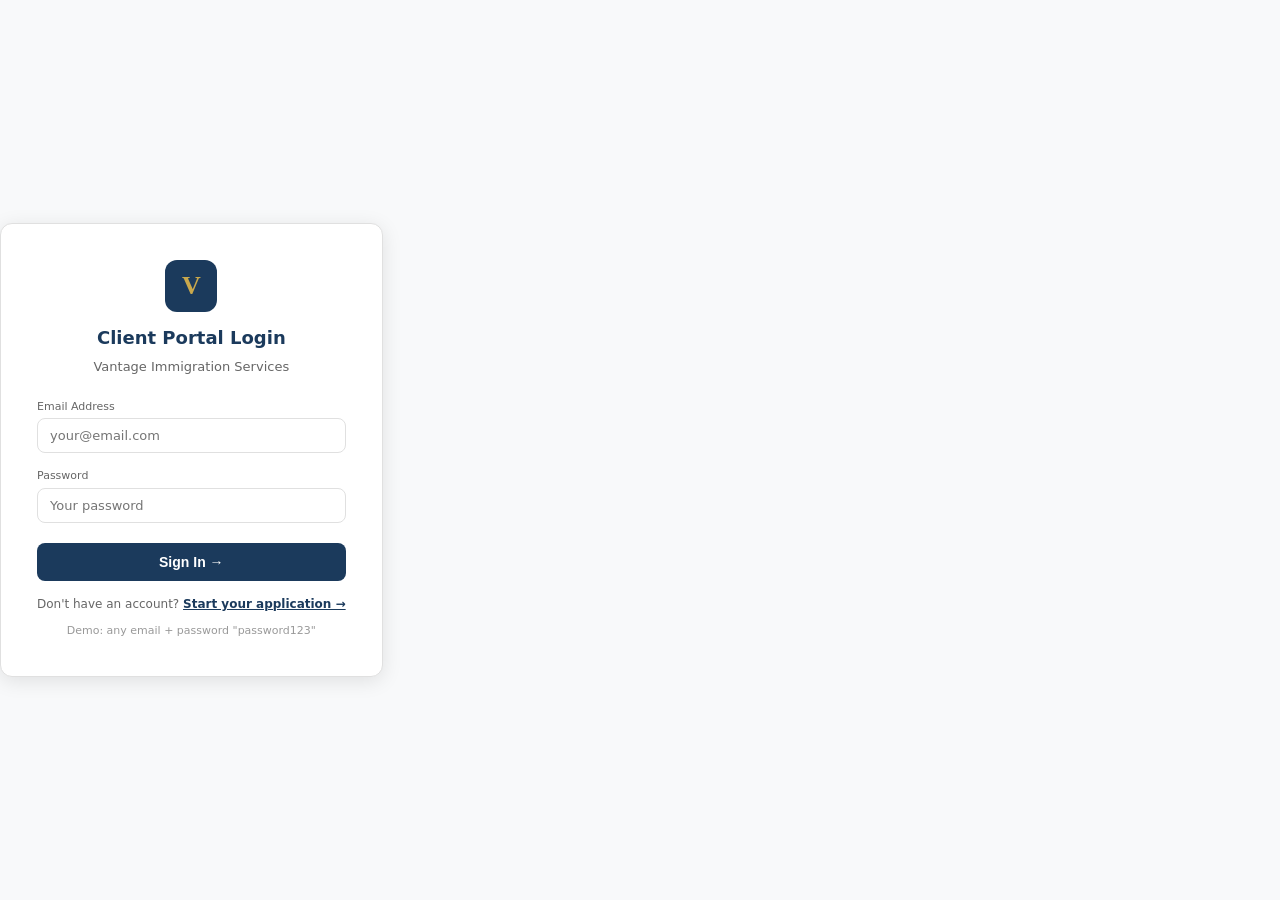
<file: public/portal/dashboard.html>
<!DOCTYPE html>
<html lang="en">
<head>
  <meta charset="UTF-8">
  <meta name="viewport" content="width=device-width, initial-scale=1">
  <title>My Portal — Vantage Immigration</title>
  <link rel="stylesheet" href="../../shared/css/portal.css">
  <style>
    body{display:flex;min-height:100vh}
    .client-wrap{flex:1;display:flex;flex-direction:column;min-height:100vh;background:var(--gray-50)}
    .client-topbar{background:var(--navy);padding:0 28px;height:60px;display:flex;align-items:center;justify-content:space-between;flex-shrink:0}
    .client-logo{display:flex;align-items:center;gap:10px}
    .client-mark{width:36px;height:36px;background:var(--gold);border-radius:8px;display:flex;align-items:center;justify-content:center;font-size:18px;font-weight:700;font-family:Georgia,serif;color:var(--white)}
    .client-name{color:var(--white);font-size:15px;font-weight:700}
    .client-nav-links{display:flex;align-items:center;gap:4px;flex-wrap:wrap}
    .client-nav-btn{background:transparent;border:none;color:rgba(255,255,255,.7);padding:8px 14px;border-radius:var(--radius);font-size:13px;font-family:var(--font);cursor:pointer;transition:.15s}
    .client-nav-btn:hover,.client-nav-btn.active{background:rgba(255,255,255,.12);color:var(--white)}
    .client-content{flex:1;padding:24px;max-width:1000px;width:100%;margin:0 auto}
    .client-page{display:none}
    .client-page.active{display:block}

    .welcome-bar{background:var(--white);border:1px solid var(--border);border-radius:var(--radius-lg);padding:20px 24px;margin-bottom:16px;display:flex;align-items:center;justify-content:space-between;box-shadow:var(--shadow)}
    .welcome-left h2{font-size:18px;font-weight:700;color:var(--navy)}
    .welcome-left p{font-size:13px;color:var(--gray-600);margin-top:3px}
    .welcome-file{text-align:right}
    .welcome-file-label{font-size:10px;color:var(--gray-600);text-transform:uppercase;letter-spacing:.06em}
    .welcome-file-id{font-size:16px;font-weight:700;color:var(--navy);font-family:monospace}
    .status-card{background:var(--white);border:1px solid var(--border);border-radius:var(--radius-lg);padding:20px 24px;margin-bottom:14px;box-shadow:var(--shadow)}
    .status-header{display:flex;align-items:center;justify-content:space-between;margin-bottom:16px}
    .status-title{font-size:15px;font-weight:700;color:var(--navy)}
    .client-task{display:flex;align-items:flex-start;gap:12px;padding:12px 0;border-bottom:1px solid var(--border)}
    .client-task:last-child{border-bottom:none}
    .client-task-icon{width:32px;height:32px;border-radius:50%;display:flex;align-items:center;justify-content:center;font-size:14px;flex-shrink:0;margin-top:2px}
    .client-task-icon.pending{background:var(--orange-bg);color:var(--orange)}
    .client-task-icon.done{background:var(--green-bg);color:var(--green)}
    .client-task-icon.locked{background:var(--gray-100);color:var(--gray-400)}
    .client-task-body h4{font-size:13px;font-weight:600;color:var(--gray-800)}
    .client-task-body p{font-size:12px;color:var(--gray-600);margin-top:2px}
    .client-task-action{margin-left:auto;flex-shrink:0}
    .message-row{padding:12px;border:1px solid var(--border);border-radius:var(--radius);margin-bottom:8px;background:var(--white)}
    .message-from{font-size:11px;font-weight:700;color:var(--navy);margin-bottom:4px}
    .message-text{font-size:13px;color:var(--gray-800);line-height:1.5}
    .message-time{font-size:10px;color:var(--gray-400);margin-top:4px}
    .message-unread{border-left:3px solid var(--gold)}
    .upload-area{border:2px dashed var(--border);border-radius:var(--radius);padding:32px;text-align:center;background:var(--gray-50);cursor:pointer;transition:.15s}
    .upload-area:hover{border-color:var(--navy);background:var(--navy-l)}

    /* Agreement modal */
    .agr-overlay{display:none;position:fixed;inset:0;background:rgba(0,0,0,.55);z-index:300;align-items:flex-start;justify-content:center;padding:20px;overflow-y:auto}
    .agr-overlay.open{display:flex}
    .agr-modal{background:var(--white);border-radius:var(--radius-lg);padding:28px;max-width:680px;width:100%;margin:auto;box-shadow:0 8px 40px rgba(0,0,0,.2)}
    .agr-title{font-size:18px;font-weight:700;color:var(--navy);margin-bottom:4px}
    .agr-sub{font-size:12px;color:var(--gray-600);margin-bottom:16px}
    .agr-text{max-height:260px;overflow-y:auto;border:1px solid var(--border);border-radius:var(--radius);padding:16px;font-size:12px;line-height:1.8;color:var(--gray-600);background:var(--gray-50);margin-bottom:14px}
    .agr-text h4{font-size:12px;font-weight:700;color:var(--gray-800);margin:12px 0 4px}
    .agr-text h4:first-child{margin-top:0}
    .agr-confirm{display:flex;align-items:flex-start;gap:8px;padding:10px 12px;background:var(--gray-50);border:1px solid var(--border);border-radius:var(--radius);margin-bottom:14px}
    .agr-confirm label{font-size:12px;cursor:pointer;color:var(--gray-800);margin:0}
    .agr-sig-label{font-size:11px;color:var(--gray-600);font-weight:500;margin-bottom:4px;margin-top:10px}
    .agr-sig-input{width:100%;padding:9px 12px;border:1px solid var(--border);border-radius:var(--radius);font-family:Georgia,serif;font-size:16px;color:var(--navy)}
    .agr-sig-preview{font-family:Georgia,serif;font-size:22px;color:var(--navy);padding:8px 0;border-bottom:2px solid var(--navy);min-height:42px;margin-top:6px}

    /* AI Chat */
    .ai-fab{position:fixed;bottom:28px;right:28px;width:56px;height:56px;background:var(--gold);border-radius:50%;border:none;cursor:pointer;font-size:26px;display:flex;align-items:center;justify-content:center;box-shadow:0 4px 16px rgba(0,0,0,.2);z-index:200;transition:.2s}
    .ai-fab:hover{transform:scale(1.08);background:var(--gold-d)}
    .ai-panel{position:fixed;bottom:96px;right:28px;width:360px;background:var(--white);border-radius:var(--radius-lg);box-shadow:0 8px 40px rgba(0,0,0,.18);z-index:200;display:none;flex-direction:column;max-height:520px;border:1px solid var(--border)}
    .ai-panel.open{display:flex}
    .ai-panel-head{background:var(--navy);color:var(--white);padding:12px 16px;border-radius:var(--radius-lg) var(--radius-lg) 0 0;display:flex;align-items:center;justify-content:space-between}
    .ai-panel-title{font-size:14px;font-weight:700}
    .ai-panel-close{background:none;border:none;color:rgba(255,255,255,.7);cursor:pointer;font-size:18px}
    .ai-messages{flex:1;overflow-y:auto;padding:12px;display:flex;flex-direction:column;gap:8px}
    .ai-msg{padding:9px 12px;border-radius:var(--radius);font-size:13px;line-height:1.5;max-width:88%}
    .ai-msg.bot{background:var(--gray-50);border:1px solid var(--border);align-self:flex-start}
    .ai-msg.user{background:var(--navy);color:var(--white);align-self:flex-end}
    .ai-input-row{display:flex;gap:6px;padding:10px;border-top:1px solid var(--border)}
    .ai-input{flex:1;padding:8px 10px;border:1px solid var(--border);border-radius:var(--radius);font-size:13px;font-family:var(--font)}
    .ai-input:focus{outline:none;border-color:var(--navy)}
    .ai-send{background:var(--navy);color:var(--white);border:none;border-radius:var(--radius);padding:8px 14px;cursor:pointer;font-size:13px;font-weight:600}
    .ai-quick{display:flex;flex-wrap:wrap;gap:6px;padding:0 12px 10px}
    .ai-chip{background:var(--navy-l);color:var(--navy);border:1px solid var(--border);border-radius:20px;padding:4px 12px;font-size:11px;cursor:pointer;transition:.15s}
    .ai-chip:hover{background:var(--navy);color:var(--white)}

    /* IRCC next steps after signing */
    .ircc-next{background:linear-gradient(135deg,#1B3A5C,#243f6a);border-radius:var(--radius-lg);padding:24px;color:var(--white);margin-bottom:14px}
    .ircc-next h3{font-size:16px;font-weight:700;margin-bottom:8px}
    .ircc-next p{font-size:13px;color:rgba(255,255,255,.8);margin-bottom:16px;line-height:1.6}
    .ircc-btn{display:inline-flex;align-items:center;gap:8px;background:var(--gold);color:var(--white);padding:11px 24px;border-radius:var(--radius);font-size:14px;font-weight:700;text-decoration:none;border:none;cursor:pointer;transition:.15s}
    .ircc-btn:hover{background:var(--gold-d)}
    .ircc-step-list{list-style:none;margin-top:12px}
    .ircc-step-list li{display:flex;align-items:flex-start;gap:10px;padding:8px 0;border-bottom:1px solid rgba(255,255,255,.1);font-size:13px;color:rgba(255,255,255,.85)}
    .ircc-step-list li:last-child{border-bottom:none}
    .ircc-step-num{width:24px;height:24px;background:var(--gold);border-radius:50%;display:flex;align-items:center;justify-content:center;font-size:11px;font-weight:700;flex-shrink:0}

    /* Login gate */
    #loginGate{display:flex;align-items:center;justify-content:center;min-height:100vh;background:var(--gray-50)}
    .login-card{background:var(--white);border:1px solid var(--border);border-radius:var(--radius-lg);padding:36px;width:100%;max-width:400px;box-shadow:0 4px 20px rgba(0,0,0,.1)}
    .login-mark{width:52px;height:52px;background:var(--navy);border-radius:12px;display:flex;align-items:center;justify-content:center;font-size:26px;font-weight:700;font-family:Georgia,serif;color:var(--gold);margin:0 auto 12px}
    .login-form label{font-size:11px;color:var(--gray-600);display:block;margin-bottom:3px;margin-top:14px;font-weight:500}
    .login-form input{width:100%;padding:9px 12px;border:1px solid var(--border);border-radius:var(--radius);font-size:13px;font-family:var(--font)}
    .login-form input:focus{outline:none;border-color:var(--navy)}

    @media(max-width:640px){.client-topbar{padding:0 14px}.client-nav-links{gap:0}.client-nav-btn{padding:6px 8px;font-size:11px}.ai-panel{width:calc(100vw - 32px);right:16px}.ai-fab{right:16px;bottom:16px}}
  </style>
</head>
<body>

<!-- LOGIN GATE -->
<div id="loginGate">
  <div class="login-card">
    <div style="text-align:center;margin-bottom:20px">
      <div class="login-mark">V</div>
      <div style="font-size:18px;font-weight:700;color:var(--navy)">Client Portal Login</div>
      <div style="font-size:13px;color:var(--gray-600);margin-top:4px">Vantage Immigration Services</div>
    </div>
    <div class="login-form">
      <label>Email Address</label>
      <input type="email" id="loginEmail" placeholder="your@email.com">
      <label>Password</label>
      <input type="password" id="loginPass" placeholder="Your password" onkeydown="if(event.key==='Enter')doLogin()">
    </div>
    <div style="margin-top:20px">
      <button onclick="doLogin()" style="width:100%;background:var(--navy);color:white;padding:11px;border:none;border-radius:var(--radius);font-size:14px;font-weight:600;cursor:pointer">Sign In →</button>
    </div>
    <div style="text-align:center;margin-top:14px;font-size:12px;color:var(--gray-600)">
      Don't have an account? <a href="../intake.html" style="color:var(--navy);font-weight:600">Start your application →</a>
    </div>
    <div style="text-align:center;margin-top:8px;font-size:11px;color:var(--gray-400)">Demo: any email + password "password123"</div>
  </div>
</div>

<!-- PORTAL APP -->
<div class="client-wrap" id="appWrap" style="display:none">
  <div class="client-topbar">
    <div class="client-logo">
      <div class="client-mark">V</div>
      <div class="client-name">Vantage Immigration</div>
    </div>
    <div class="client-nav-links">
      <button class="client-nav-btn active" id="cnav-dashboard" onclick="clientPage('dashboard')">🏠 My Case</button>
      <button class="client-nav-btn" id="cnav-agreement" onclick="clientPage('agreement')">✍ Agreements</button>
      <button class="client-nav-btn" id="cnav-tasks" onclick="clientPage('tasks')">✅ Tasks</button>
      <button class="client-nav-btn" id="cnav-documents" onclick="clientPage('documents')">📁 Documents</button>
      <button class="client-nav-btn" id="cnav-checklist" onclick="clientPage('checklist')">☑ Checklist</button>
      <button class="client-nav-btn" id="cnav-messages" onclick="clientPage('messages')">💬 Messages</button>
      <button class="client-nav-btn" onclick="logout()" style="color:rgba(255,255,255,.4);margin-left:4px">Sign Out</button>
    </div>
  </div>

  <div class="client-content">

    <!-- PAGE: DASHBOARD -->
    <div class="client-page active" id="cp-dashboard">
      <div class="welcome-bar">
        <div class="welcome-left">
          <h2 id="welcomeName">Welcome, Client</h2>
          <p id="welcomeSub">Application · In Progress</p>
        </div>
        <div class="welcome-file">
          <div class="welcome-file-label">Your File ID</div>
          <div class="welcome-file-id" id="portalFileId">VIS-2026-AB-XX-000</div>
        </div>
      </div>

      <!-- Stage tracker -->
      <div class="status-card">
        <div class="status-header">
          <div class="status-title">Application Stage</div>
          <span class="badge badge-orange" id="stageStatusBadge">In Progress</span>
        </div>
        <div class="stage-track" id="clientStageTrack"></div>
      </div>

      <!-- Next steps -->
      <div class="card" id="nextStepsCard">
        <div class="card-title">What To Do Next</div>
        <div class="card-sub">Your current action items</div>
        <div id="clientNextSteps"></div>
      </div>

      <!-- IRCC portal (shown after service agreement signed) -->
      <div id="irccPortalSection" style="display:none">
        <div class="ircc-next">
          <h3>🎉 Both agreements signed — ready for your application!</h3>
          <p>Your consultant will now prepare your application. You can also access the IRCC portal directly to create your online account and track your application status.</p>
          <div style="display:flex;gap:10px;flex-wrap:wrap">
            <a href="https://prson-srpel.apps.cic.gc.ca/en/login" target="_blank" class="ircc-btn">Open IRCC Portal ↗</a>
            <a href="https://www.canada.ca/en/immigration-refugees-citizenship/services/application.html" target="_blank" class="ircc-btn" style="background:rgba(255,255,255,.15);border:1px solid rgba(255,255,255,.3)">IRCC Application Guide ↗</a>
          </div>
          <ul class="ircc-step-list" id="irccStepList"></ul>
        </div>
      </div>

      <!-- Consultant info -->
      <div class="card">
        <div class="card-title">Your Consultant</div>
        <div style="display:flex;align-items:center;gap:16px;margin-top:8px">
          <div style="width:52px;height:52px;background:var(--navy);border-radius:50%;display:flex;align-items:center;justify-content:center;color:var(--gold);font-size:22px;font-weight:700;font-family:Georgia,serif;flex-shrink:0">V</div>
          <div>
            <div style="font-size:14px;font-weight:700;color:var(--navy)">Vantage Immigration RCIC</div>
            <div style="font-size:12px;color:var(--gray-600)">Regulated Canadian Immigration Consultant (RCIC)</div>
            <div style="font-size:12px;color:var(--gray-600);margin-top:2px">📍 Fort McMurray, Alberta &nbsp; 📞 +1 (780) 000-0000</div>
          </div>
        </div>
        <div style="margin-top:14px;background:var(--navy-l);border-radius:var(--radius);padding:12px;font-size:12px;color:var(--navy)">
          💡 Questions? Use the <strong onclick="clientPage('messages')" style="cursor:pointer;text-decoration:underline">Messages</strong> tab or click the <strong>AI Assistant</strong> button (bottom right) for instant answers.
        </div>
      </div>
    </div>

    <!-- PAGE: AGREEMENTS -->
    <div class="client-page" id="cp-agreement">
      <div class="page-header"><div class="page-title">Agreements</div></div>

      <!-- Step indicator -->
      <div class="card" style="padding:16px 24px">
        <div style="display:flex;gap:0;align-items:center">
          <div style="flex:1;text-align:center">
            <div id="agStep1Dot" style="width:36px;height:36px;border-radius:50%;background:var(--gold);color:white;display:flex;align-items:center;justify-content:center;font-weight:700;margin:0 auto 4px">1</div>
            <div style="font-size:11px;font-weight:600;color:var(--navy)">Consultation Agreement</div>
          </div>
          <div style="flex:1;height:2px;background:var(--border)" id="agStepLine"></div>
          <div style="flex:1;text-align:center">
            <div id="agStep2Dot" style="width:36px;height:36px;border-radius:50%;background:var(--gray-200);color:var(--gray-600);display:flex;align-items:center;justify-content:center;font-weight:700;margin:0 auto 4px">2</div>
            <div style="font-size:11px;color:var(--gray-600)" id="agStep2Label">Service Agreement (locked)</div>
          </div>
        </div>
      </div>

      <!-- Consultation Agreement card -->
      <div class="card" id="consultAgrCard">
        <!-- Auto-filled notice (shown when staff data available) -->
        <div id="consultAutoFillNotice" style="display:none;background:var(--navy-l);border:1px solid var(--navy);border-radius:var(--radius);padding:10px 14px;margin-bottom:12px;font-size:12px;color:var(--navy)">
          ✅ Your agreement has been prepared by your consultant with your information pre-filled. Please review carefully before signing.
        </div>
        <div style="display:flex;align-items:center;justify-content:space-between;margin-bottom:12px">
          <div>
            <div class="card-title">Step 1 — Consultation Agreement</div>
            <div class="card-sub">Read, confirm, and sign before we begin.</div>
          </div>
          <span class="badge badge-orange" id="consultStatus">Pending</span>
        </div>
        <!-- PDF embed (shown when PDF available) -->
        <div id="consultPdfWrap" style="display:none;margin-bottom:14px">
          <iframe id="consultPdfFrame" src="" style="width:100%;height:500px;border:1px solid var(--border);border-radius:var(--radius)" title="Consultation Agreement PDF"></iframe>
          <div style="margin-top:8px;font-size:11px;color:var(--gray-600)">Can't see the PDF? <a id="consultPdfLink" href="#" target="_blank" style="color:var(--navy)">Open in new tab ↗</a></div>
        </div>
        <!-- Inline text (fallback) -->
        <div class="agr-text" id="consultAgrText">
          <div id="consultFilledFields" style="background:var(--navy-l);border-radius:var(--radius);padding:12px;margin-bottom:12px;font-size:12px;line-height:2;display:none"></div>
          <h4>1. Purpose and Scope</h4>
          <p>This Agreement is for a <strong>one-time initial consultation only</strong>. No application preparation or ongoing representation is included. Any further services require a separate written retainer agreement.</p>
          <h4>2. No Guarantee</h4>
          <p>Opinions are based solely on information provided at time of consultation. The RCIC does <strong>not guarantee</strong> eligibility, approval, processing times, or any particular outcome.</p>
          <h4>3. Consultation Fee</h4>
          <p>The consultation fee is <strong id="consultFeeDisplay"></strong> and is earned once the consultation has taken place. It is <strong>non-refundable</strong>, unless otherwise required by law.</p>
          <h4>4. Confidentiality (CICC Code s.28)</h4>
          <p>All information relating to the Client acquired during the professional relationship is kept strictly confidential.</p>
          <h4>5. Privacy (PIPEDA / PIPA Alberta)</h4>
          <p>The Client consents to collection, use, and storage of personal information for immigration consulting purposes.</p>
          <h4>6. Governing Law</h4>
          <p>This Agreement is governed by the laws of the Province of Alberta and the federal laws of Canada.</p>
        </div>
        <div class="agr-confirm" id="consultConfirmRow">
          <input type="checkbox" id="consultChk" style="margin-top:2px">
          <label for="consultChk">I have read and understood this Consultation Agreement and agree to its terms.</label>
        </div>
        <div id="consultSigSection">
          <div class="agr-sig-label">Type your full legal name to sign:</div>
          <input type="text" class="agr-sig-input" id="consultSigInput" placeholder="Your full name" oninput="document.getElementById('consultSigPreview').textContent=this.value">
          <div class="agr-sig-preview" id="consultSigPreview"></div>
          <div class="btn-group">
            <button class="btn btn-primary" onclick="signConsultation()">Sign Consultation Agreement →</button>
          </div>
        </div>
        <div id="consultDone" style="display:none;background:var(--green-bg);border:1px solid var(--green);border-radius:var(--radius);padding:12px;color:var(--green);font-size:13px;font-weight:600">
          ✓ Consultation Agreement signed. Proceed to Step 2 below.
        </div>
      </div>

      <!-- Service Agreement card (locked until consultation signed) -->
      <div class="card" id="serviceAgrCard" style="opacity:.4;pointer-events:none">
        <div style="display:flex;align-items:center;justify-content:space-between;margin-bottom:12px">
          <div>
            <div class="card-title">Step 2 — Service / Retainer Agreement</div>
            <div class="card-sub" id="serviceSubLabel">🔒 Sign Consultation Agreement first to unlock.</div>
          </div>
          <span class="badge badge-gray" id="serviceStatus">Locked</span>
        </div>
        <!-- PDF embed -->
        <div id="servicePdfWrap" style="display:none;margin-bottom:14px">
          <iframe id="servicePdfFrame" src="" style="width:100%;height:500px;border:1px solid var(--border);border-radius:var(--radius)" title="Service Agreement PDF"></iframe>
          <div style="margin-top:8px;font-size:11px;color:var(--gray-600)">Can't see the PDF? <a id="servicePdfLink" href="#" target="_blank" style="color:var(--navy)">Open in new tab ↗</a></div>
        </div>
        <!-- Inline text (always shown, auto-filled from staff data) -->
        <div class="agr-text" id="serviceAgrText">
          <div id="serviceFilledFields" style="background:var(--navy-l);border-radius:var(--radius);padding:12px;margin-bottom:12px;font-size:12px;line-height:2;display:none"></div>
          <h4>1. Authorization and Retainer</h4>
          <p>The Client retains <strong>Vantage Immigration Services</strong> (<strong id="saRcicDisplay"></strong>) to provide immigration consulting services for: <strong id="saAppTypeDisplay"></strong></p>
          <h4>2. Professional Fees</h4>
          <p>Total fee: <strong id="saTotalFeeDisplay"></strong><br>
          Stage 1 (on signing): <strong id="saStage1Display"></strong><br>
          Stage 2 (at IRCC submission): <strong id="saStage2Display"></strong></p>
          <h4>3. 48-Hour Cooling-Off Period</h4>
          <p>The Client may cancel within <strong>48 hours</strong> of signing for a full refund. After 48 hours, fees for work performed are non-refundable.</p>
          <h4>4. Fees and Trust Account</h4>
          <p>All advance payments are deposited into the Consultant's trust account. Government IRCC fees are separate and non-refundable once paid.</p>
          <h4>5. Client Responsibilities</h4>
          <p>The Client agrees to provide accurate, complete, and honest information. <strong>Misrepresentation Warning:</strong> False or misleading information may lead to refusal, loss of status, and future ineligibility. <em>Client initials: _______</em></p>
          <h4>6. Scope of Services</h4>
          <p>Services include: (a) assessment and advice; (b) preparation and submission of the application; (c) IRCC communication; (d) IMM 5476 Use of Representative.</p>
          <h4>7. Confidentiality (CICC Code s.28 / PIPEDA / PIPA Alberta)</h4>
          <p>All client information kept strictly confidential. Shared only with IRCC and necessary authorities.</p>
          <h4>8. Dispute Resolution</h4>
          <p>Complaints: CICC — 5500 North Service Road, Suite 1002, Burlington ON L7L 6W6 — 1-877-836-7543 — college-ic.ca</p>
        </div>
        <div class="agr-confirm">
          <input type="checkbox" id="serviceChk" style="margin-top:2px">
          <label for="serviceChk">I have read and understood this Service Agreement and agree to its terms, including the 48-hour cooling-off period.</label>
        </div>
        <div class="agr-sig-label">Type your full legal name to sign:</div>
        <input type="text" class="agr-sig-input" id="serviceSigInput" placeholder="Your full name" oninput="document.getElementById('serviceSigPreview').textContent=this.value">
        <div class="agr-sig-preview" id="serviceSigPreview"></div>
        <div class="btn-group">
          <button class="btn btn-gold" onclick="signService()">Sign Service Agreement ✓</button>
        </div>
        <div id="serviceDone" style="display:none;background:var(--green-bg);border:1px solid var(--green);border-radius:var(--radius);padding:12px;color:var(--green);font-size:13px;font-weight:600">
          ✓ Service Agreement signed. Your file is now active. Proceed to the IRCC portal below.
        </div>
      </div>
    </div>

    <!-- PAGE: TASKS -->
    <div class="client-page" id="cp-tasks">
      <div class="page-header"><div class="page-title">My Tasks</div></div>
      <div class="card">
        <div class="card-title">Action Items for You</div>
        <div class="card-sub">Complete these to keep your file moving</div>
        <div id="clientTaskList"></div>
      </div>
      <div class="card" style="display:flex;align-items:center;justify-content:space-between;padding:14px 20px;flex-wrap:wrap;gap:10px">
        <div style="font-size:13px;color:var(--gray-600)">Next: review and sign your agreements to activate your file.</div>
        <button class="btn btn-primary" onclick="clientPage('agreement')">Next: Agreements →</button>
      </div>
    </div>

    <!-- PAGE: DOCUMENTS -->
    <div class="client-page" id="cp-documents">
      <div class="page-header"><div class="page-title">My Documents</div></div>
      <div class="card">
        <div class="card-title">Required Documents</div>
        <div class="card-sub">Check off items as you prepare them</div>
        <div id="clientDocList"></div>
      </div>
      <div class="card">
        <div class="card-title">Upload a Document</div>
        <div class="upload-area" onclick="document.getElementById('fileUpload').click()">
          <div style="font-size:40px;margin-bottom:8px">📎</div>
          <div style="font-size:14px;font-weight:600;color:var(--navy)">Click to upload a file</div>
          <div style="font-size:12px;color:var(--gray-600);margin-top:4px">PDF, JPG, PNG — max 10 MB</div>
          <input type="file" id="fileUpload" style="display:none" accept=".pdf,.jpg,.jpeg,.png" multiple onchange="handleUpload(event)">
        </div>
        <div id="uploadedFiles" style="margin-top:14px"></div>
        <div class="btn-group" style="margin-top:12px">
          <button class="btn btn-primary" onclick="submitDocuments()">Submit Documents for Review ✓</button>
        </div>
        <div id="docsSubmitConfirm" style="display:none;background:var(--green-bg);border:1px solid var(--green);border-radius:var(--radius);padding:10px 14px;margin-top:10px;font-size:13px;color:var(--green);font-weight:600">
          ✓ Documents submitted! Your consultant will review them and update the status on each item.
        </div>
      </div>
      <div class="card" style="display:flex;align-items:center;justify-content:space-between;padding:14px 20px;flex-wrap:wrap;gap:10px">
        <div style="font-size:13px;color:var(--gray-600)">Once all documents are submitted, message your consultant to confirm.</div>
        <div style="display:flex;gap:8px;flex-wrap:wrap">
          <button class="btn" onclick="clientPage('checklist')">← Checklist</button>
          <button class="btn btn-primary" onclick="clientPage('messages')">Message Consultant →</button>
        </div>
      </div>
    </div>

    <!-- PAGE: CHECKLIST -->
    <div class="client-page" id="cp-checklist">
      <div class="page-header">
        <div class="page-title">Document Checklist</div>
        <div id="checklistIrccBtn"></div>
      </div>
      <div id="checklistGate" style="display:none">
        <div class="alert alert-warn">🔒 Your document checklist will unlock once you sign the Service Agreement. Please go to <strong onclick="clientPage('agreement')" style="cursor:pointer;text-decoration:underline">Agreements</strong> to complete this step.</div>
        <div class="card" style="display:flex;align-items:center;justify-content:space-between;padding:14px 20px;flex-wrap:wrap;gap:10px">
          <div style="font-size:13px;color:var(--gray-600)">Sign both agreements first to unlock your checklist.</div>
          <button class="btn btn-primary" onclick="clientPage('agreement')">Go to Agreements →</button>
        </div>
      </div>
      <div id="checklistContent"></div>
      <div id="checklistNavFooter" style="display:none;margin-top:4px">
        <div class="card" style="display:flex;align-items:center;justify-content:space-between;padding:14px 20px;flex-wrap:wrap;gap:10px">
          <div style="font-size:13px;color:var(--gray-600)">Check off each item as you prepare it, then upload the files.</div>
          <div style="display:flex;gap:8px;flex-wrap:wrap">
            <button class="btn" onclick="clientPage('messages')">Message Consultant</button>
            <button class="btn btn-primary" onclick="clientPage('documents')">Next: Upload Documents →</button>
          </div>
        </div>
      </div>
    </div>

    <!-- PAGE: MESSAGES -->
    <div class="client-page" id="cp-messages">
      <div class="page-header"><div class="page-title">Messages</div></div>
      <div class="card">
        <div class="card-title">From Your Consultant</div>
        <div id="messageList"></div>
      </div>
      <div class="card">
        <div class="card-title">Send a Message</div>
        <textarea id="clientMsgText" placeholder="Type your message here..." style="width:100%;min-height:80px;padding:10px;border:1px solid var(--border);border-radius:var(--radius);font-family:var(--font);font-size:13px;resize:vertical"></textarea>
        <div class="btn-group">
          <button class="btn btn-primary" onclick="sendClientMessage()">Send Message ✓</button>
          <button class="btn" onclick="clientPage('dashboard')">← Back to My Case</button>
        </div>
      </div>
    </div>

  </div><!-- /client-content -->
</div><!-- /appWrap -->

<!-- AI ASSISTANT FLOATING BUTTON -->
<button class="ai-fab" id="aiFab" onclick="toggleAI()" title="AI Immigration Assistant" style="display:none">🤖</button>

<!-- AI PANEL -->
<div class="ai-panel" id="aiPanel">
  <div class="ai-panel-head">
    <div>
      <div class="ai-panel-title">🤖 AI Immigration Assistant</div>
      <div style="font-size:10px;color:rgba(255,255,255,.6)">For general guidance only — not legal advice</div>
    </div>
    <button class="ai-panel-close" onclick="toggleAI()">✕</button>
  </div>
  <div style="background:var(--orange-bg);border-bottom:1px solid #f5c6cb;padding:8px 12px;font-size:10px;color:var(--orange);line-height:1.4">
    ⚠ <strong>Informational only.</strong> This assistant provides general guidance about Canadian immigration. It is NOT legal advice. Your consultant's assessment always takes precedence.
  </div>
  <div class="ai-messages" id="aiMessages">
    <div class="ai-msg bot">Hello! I'm your AI immigration assistant. I can help you understand IRCC requirements, eligibility criteria, and next steps for your application. What would you like to know?</div>
  </div>
  <div class="ai-quick" id="aiQuick">
    <span class="ai-chip" onclick="askAI('What documents do I need for my application?')">📋 Documents needed</span>
    <span class="ai-chip" onclick="askAI('How long will my application take to process?')">⏱ Processing times</span>
    <span class="ai-chip" onclick="askAI('Am I eligible for Express Entry?')">⭐ Express Entry eligibility</span>
    <span class="ai-chip" onclick="askAI('What is the IRCC portal and how do I use it?')">🌐 IRCC portal help</span>
    <span class="ai-chip" onclick="askAI('What happens after I sign the service agreement?')">✍ After signing</span>
  </div>
  <div class="ai-input-row">
    <input type="text" class="ai-input" id="aiInput" placeholder="Ask any immigration question..." onkeydown="if(event.key==='Enter')sendAI()">
    <button class="ai-send" onclick="sendAI()">Send</button>
  </div>
</div>

<script src="../../shared/js/agreements.js"></script>
<script>
// ── SESSION ──────────────────────────────────────────────────────
const session = {
  name:    sessionStorage.getItem('vantage_name')    || 'Test Client',
  email:   sessionStorage.getItem('vantage_email')   || 'client@demo.com',
  fileId:  sessionStorage.getItem('vantage_fileId')  || 'VIS-2026-AB-TC-001',
  appType: sessionStorage.getItem('vantage_appType') || 'express_entry',
  loggedIn: sessionStorage.getItem('vantage_loggedIn') === '1'
};

const PORTAL_STATE = {
  consultationSigned: sessionStorage.getItem('vantage_consultSigned') === '1',
  serviceSigned:      sessionStorage.getItem('vantage_serviceSigned') === '1',
  currentStage: 2
};

function doLogin() {
  const email = document.getElementById('loginEmail').value.trim();
  const pass  = document.getElementById('loginPass').value;
  if (!email || pass.length < 6) { alert('Please enter your email and a valid password (min 6 chars).'); return; }
  sessionStorage.setItem('vantage_loggedIn','1');
  sessionStorage.setItem('vantage_email', email);
  session.loggedIn = true;
  session.email = email;
  showPortal();
}

function logout() {
  sessionStorage.removeItem('vantage_loggedIn');
  location.reload();
}

function showPortal() {
  document.getElementById('loginGate').style.display = 'none';
  document.getElementById('appWrap').style.display = 'flex';
  document.getElementById('aiFab').style.display = 'flex';
  initPortal();
}

if (session.loggedIn) showPortal();

// ── PAGE NAV ─────────────────────────────────────────────────────
function clientPage(id) {
  document.querySelectorAll('.client-page').forEach(p => p.classList.remove('active'));
  document.querySelectorAll('.client-nav-btn').forEach(b => b.classList.remove('active'));
  document.getElementById('cp-'+id)?.classList.add('active');
  document.getElementById('cnav-'+id)?.classList.add('active');
}

// ── INIT ─────────────────────────────────────────────────────────
function initPortal() {
  const firstName = session.name.split(' ')[0];
  document.getElementById('welcomeName').textContent = 'Welcome back, ' + firstName;
  document.getElementById('welcomeSub').textContent  = appTypeLabel(session.appType) + ' · In Progress';
  document.getElementById('portalFileId').textContent = session.fileId;

  // Load staff-pushed data for this file
  loadStaffData();
  buildStageTracker();
  buildNextSteps();
  buildClientTasks();
  buildDocChecklist();
  buildMessages();
  applyAgreementState();
  buildChecklist();
}

function loadStaffData() {
  try {
    const raw = localStorage.getItem('vantage_client_' + session.fileId);
    if (raw) {
      const d = JSON.parse(raw);
      // Sync name and app type from staff data if richer
      if (d.fullName) session.name = d.fullName;
      if (d.appType)  session.appType = d.appType;
      if (d.staffMessages && d.staffMessages.length) {
        session.staffMessages = d.staffMessages;
      }
      session.staffData = d;

      // Show auto-fill notice if staff has prepared agreements
      if (d.consultReady) {
        document.getElementById('consultAutoFillNotice').style.display = 'block';
        const ff = document.getElementById('consultFilledFields');
        if (ff) {
          ff.style.display = 'block';
          ff.innerHTML = `<strong style="color:var(--navy)">Pre-filled by your consultant:</strong><br>
            Client: <strong>${d.fullName||''}</strong> · DOB: <strong>${d.dob||''}</strong><br>
            RCIC: <strong>${d.rcic_name||''}</strong> · CICC#: <strong>${d.rcic_cicc||''}</strong><br>
            Purpose: <strong>${d.purpose||''}</strong> · Fee: <strong>${d.consultFee||''}</strong>`;
          const feeEl = document.getElementById('consultFeeDisplay');
          if (feeEl) feeEl.textContent = d.consultFee || '$150 CAD';
        }
      }
      if (d.serviceReady) {
        const sf = document.getElementById('serviceFilledFields');
        if (sf) {
          sf.style.display = 'block';
          sf.innerHTML = `<strong style="color:var(--navy)">Pre-filled by your consultant:</strong><br>
            Client: <strong>${d.fullName||''}</strong> · Passport: <strong>${d.passport||''}</strong><br>
            Application: <strong>${d.appTypeLabel||''}</strong><br>
            Total Fee: <strong>${d.totalFee||''}</strong>`;
        }
        const rcicEl = document.getElementById('saRcicDisplay');
        const appEl  = document.getElementById('saAppTypeDisplay');
        const feeEl  = document.getElementById('saTotalFeeDisplay');
        const s1El   = document.getElementById('saStage1Display');
        const s2El   = document.getElementById('saStage2Display');
        if (rcicEl)  rcicEl.textContent  = d.rcic_name || '';
        if (appEl)   appEl.textContent   = d.appTypeLabel || appTypeLabel(session.appType);
        if (feeEl)   feeEl.textContent   = d.totalFee || '';
        if (s1El)    s1El.textContent    = d.stage1Fee || '';
        if (s2El)    s2El.textContent    = d.stage2Fee || '';
      }
      // Sync signed status from staff data too
      if (d.consultSigned) {
        PORTAL_STATE.consultationSigned = true;
        sessionStorage.setItem('vantage_consultSigned','1');
      }
      if (d.serviceSigned) {
        PORTAL_STATE.serviceSigned = true;
        sessionStorage.setItem('vantage_serviceSigned','1');
      }
    }
  } catch(e) {}
}

function appTypeLabel(id) {
  const map = {
    spousal_spouses:'Spousal Sponsorship — Spouses', spousal_commonlaw:'Spousal Sponsorship — Common-Law',
    express_entry:'Express Entry PR', work_permit_overseas:'Work Permit — Overseas',
    work_permit_extension:'Work Permit Extension', study_permit_overseas:'Study Permit — Overseas',
    study_permit_extension:'Study Permit Extension', trv_supervisa:'TRV / Super Visa',
    visitor_extension:'Visitor Record Extension', pr_card_renewal:'PR Card Renewal'
  };
  return map[id] || 'Immigration Application';
}

// ── STAGE TRACKER ─────────────────────────────────────────────────
const STAGES = ['Intake','Consultation','Agreement','Documents','Review','Submission','Approval'];
function buildStageTracker() {
  let stage = 2;
  if (PORTAL_STATE.consultationSigned) stage = 3;
  if (PORTAL_STATE.serviceSigned) stage = 3;
  PORTAL_STATE.currentStage = stage;

  const el = document.getElementById('clientStageTrack');
  el.innerHTML = STAGES.map((s,i) => {
    const state = i < stage ? 'done' : i === stage ? 'current' : 'pending';
    const icon  = state === 'done' ? '✓' : i+1;
    return `<div class="stage-item">
      ${i < STAGES.length-1 ? `<div class="stage-line ${i < stage ? 'done' : ''}"></div>` : ''}
      <div class="stage-dot ${state}">${icon}</div>
      <div class="stage-label">${s}</div>
    </div>`;
  }).join('');
}

// ── NEXT STEPS ────────────────────────────────────────────────────
function buildNextSteps() {
  const steps = [];
  if (!PORTAL_STATE.consultationSigned) {
    steps.push({ icon:'📋', title:'Sign Consultation Agreement', desc:'Required before any work begins. Click to review and sign.', action:'View Agreement', fn:"clientPage('agreement')" });
  } else if (!PORTAL_STATE.serviceSigned) {
    steps.push({ icon:'✍', title:'Sign Service Agreement', desc:'Consultation done ✓ — now sign the retainer to activate your file.', action:'View Agreement', fn:"clientPage('agreement')" });
  } else {
    steps.push({ icon:'✅', title:'Both agreements signed!', desc:'Your file is active. Proceed to the IRCC portal to create your online account.', action:'Open IRCC Portal', fn:"window.open('https://prson-srpel.apps.cic.gc.ca/en/login','_blank')", done:true });
  }
  steps.push({ icon:'📁', title:'Upload Your Documents', desc:'Prepare the documents on your checklist and upload them.', action:'Go to Documents', fn:"clientPage('documents')", locked:!PORTAL_STATE.consultationSigned });
  steps.push({ icon:'💬', title:'Send a Message', desc:'Questions? Message your consultant anytime.', action:'Open Messages', fn:"clientPage('messages')" });

  const el = document.getElementById('clientNextSteps');
  el.innerHTML = steps.map(s => `
    <div class="client-task">
      <div class="client-task-icon ${s.done ? 'done' : s.locked ? 'locked' : 'pending'}">${s.done ? '✓' : s.locked ? '🔒' : s.icon}</div>
      <div class="client-task-body">
        <h4>${s.title}</h4>
        <p>${s.desc}</p>
      </div>
      ${!s.locked ? `<div class="client-task-action"><button class="btn btn-sm btn-primary" onclick="${s.fn}">${s.action}</button></div>` : ''}
    </div>`).join('');

  // Show IRCC section if both signed
  document.getElementById('irccPortalSection').style.display = PORTAL_STATE.serviceSigned ? 'block' : 'none';
  if (PORTAL_STATE.serviceSigned) buildIRCCSteps();
}

function buildIRCCSteps() {
  const appType = session.appType;
  const irccLinks = {
    spousal_spouses:     'https://www.canada.ca/en/immigration-refugees-citizenship/services/immigrate-canada/family-sponsorship/spouse-partner-children.html',
    express_entry:       'https://www.canada.ca/en/immigration-refugees-citizenship/services/immigrate-canada/express-entry.html',
    work_permit_overseas:'https://www.canada.ca/en/immigration-refugees-citizenship/services/work-canada/permit/temporary/apply.html',
    study_permit_overseas:'https://www.canada.ca/en/immigration-refugees-citizenship/services/study-canada/study-permit/apply.html',
    trv_supervisa:       'https://www.canada.ca/en/immigration-refugees-citizenship/services/visit-canada.html',
    pr_card_renewal:     'https://www.canada.ca/en/immigration-refugees-citizenship/services/new-immigrants/pr-card/apply-renew-replace.html'
  };
  const steps = [
    'Your consultant will send you a Use of Representative form (IMM 5476) to authorize them to act on your behalf',
    'Create your IRCC Secure Account using GCKey or Sign-In Partner',
    'Your consultant will prepare and review your full application package',
    'Application is submitted to IRCC with all supporting documents',
    'Biometrics appointment (if required) — instructions will be sent to you',
    'Monitor your application status through your IRCC account'
  ];
  const el = document.getElementById('irccStepList');
  el.innerHTML = steps.map((s,i) => `<li><span class="ircc-step-num">${i+1}</span><span>${s}</span></li>`).join('');
}

// ── AGREEMENT LOGIC ───────────────────────────────────────────────
function applyAgreementState() {
  if (PORTAL_STATE.consultationSigned) {
    document.getElementById('consultStatus').textContent = 'Signed ✓';
    document.getElementById('consultStatus').className = 'badge badge-green';
    document.getElementById('consultSigSection').style.display = 'none';
    document.getElementById('consultConfirmRow').style.display = 'none';
    document.getElementById('consultDone').style.display = 'block';
    document.getElementById('agStep1Dot').style.background = 'var(--green)';
    document.getElementById('agStepLine').style.background = 'var(--green)';
    // Unlock step 2
    document.getElementById('serviceAgrCard').style.opacity = '1';
    document.getElementById('serviceAgrCard').style.pointerEvents = 'auto';
    document.getElementById('agStep2Dot').style.background = 'var(--gold)';
    document.getElementById('agStep2Dot').style.color = 'white';
    document.getElementById('agStep2Label').textContent = 'Service Agreement';
    document.getElementById('serviceSubLabel').textContent = 'Read, confirm, and sign to activate your file.';
    document.getElementById('serviceStatus').textContent = 'Pending';
    document.getElementById('serviceStatus').className = 'badge badge-orange';
  }
  if (PORTAL_STATE.serviceSigned) {
    document.getElementById('serviceStatus').textContent = 'Signed ✓';
    document.getElementById('serviceStatus').className = 'badge badge-green';
    document.getElementById('serviceDone').style.display = 'block';
    document.getElementById('agStep2Dot').style.background = 'var(--green)';
  }

  // Wire PDF iframes
  const pdfBase = '../../shared/agreements/';
  const cFrame = document.getElementById('consultPdfFrame');
  const cWrap  = document.getElementById('consultPdfWrap');
  const cLink  = document.getElementById('consultPdfLink');
  if (cFrame && cWrap && !PORTAL_STATE.consultationSigned) {
    cFrame.src = pdfBase + 'consultation-agreement-template.pdf';
    if (cLink) cLink.href = cFrame.src;
    cWrap.style.display = 'block';
  }
  const sFrame = document.getElementById('servicePdfFrame');
  const sWrap  = document.getElementById('servicePdfWrap');
  const sLink  = document.getElementById('servicePdfLink');
  if (sFrame && sWrap && PORTAL_STATE.consultationSigned && !PORTAL_STATE.serviceSigned) {
    sFrame.src = pdfBase + 'service-agreement-template.pdf';
    if (sLink) sLink.href = sFrame.src;
    sWrap.style.display = 'block';
  }
}

function signConsultation() {
  if (!document.getElementById('consultChk').checked) { alert('Please check the confirmation box first.'); return; }
  const name = document.getElementById('consultSigInput').value.trim();
  if (!name) { alert('Please type your full legal name to sign.'); return; }
  PORTAL_STATE.consultationSigned = true;
  sessionStorage.setItem('vantage_consultSigned','1');
  // Write back to staff data bridge
  try {
    const d = JSON.parse(localStorage.getItem('vantage_client_' + session.fileId)||'{}');
    d.consultSigned = true;
    d.consultSignedBy = name;
    d.consultSignedAt = new Date().toISOString();
    localStorage.setItem('vantage_client_' + session.fileId, JSON.stringify(d));
  } catch(e) {}
  applyAgreementState();
  buildStageTracker();
  buildNextSteps();
}

function signService() {
  if (!PORTAL_STATE.consultationSigned) { alert('Please sign the Consultation Agreement first.'); return; }
  if (!document.getElementById('serviceChk').checked) { alert('Please check the confirmation box first.'); return; }
  const name = document.getElementById('serviceSigInput').value.trim();
  if (!name) { alert('Please type your full legal name to sign.'); return; }
  PORTAL_STATE.serviceSigned = true;
  sessionStorage.setItem('vantage_serviceSigned','1');
  // Write back to staff data bridge
  try {
    const d = JSON.parse(localStorage.getItem('vantage_client_' + session.fileId)||'{}');
    d.serviceSigned = true;
    d.serviceSignedBy = name;
    d.serviceSignedAt = new Date().toISOString();
    localStorage.setItem('vantage_client_' + session.fileId, JSON.stringify(d));
  } catch(e) {}
  applyAgreementState();
  buildStageTracker();
  buildNextSteps();
  buildChecklist();
  setTimeout(() => { clientPage('checklist'); }, 1000);
}

// ── CHECKLIST ──────────────────────────────────────────────────────
function buildChecklist() {
  const el = document.getElementById('checklistContent');
  const gate = document.getElementById('checklistGate');
  if (!el) return;

  if (!PORTAL_STATE.serviceSigned) {
    gate.style.display = 'block';
    el.innerHTML = '';
    return;
  }
  gate.style.display = 'none';
  const navFooter = document.getElementById('checklistNavFooter');
  if (navFooter) navFooter.style.display = 'block';

  const appType = session.appType || 'spousal_spouses';
  const cl = CLIENT_CHECKLISTS[appType];
  if (!cl) { el.innerHTML = '<p class="text-muted">Checklist not available. Contact your consultant.</p>'; return; }

  // IRCC button
  const irccBtn = document.getElementById('checklistIrccBtn');
  if (irccBtn) irccBtn.innerHTML = `<a href="${cl.ircc}" target="_blank" class="btn btn-sm btn-primary">IRCC Page ↗</a>`;

  // Load saved check state
  let checks = {};
  try { checks = JSON.parse(localStorage.getItem('vantage_checks_'+session.fileId)||'{}'); } catch(e) {}

  let html = `<div class="alert alert-success" style="margin-bottom:14px">✓ Service agreement signed — your checklist is now active. Check off items as you prepare them and upload in the Documents tab.</div>`;

  cl.sections.forEach(sec => {
    html += `<div class="card"><div class="card-title">${sec.name}</div>`;
    sec.items.forEach((item,i) => {
      const key = sec.name+'_'+i;
      const done = checks[key] || false;
      // Get staff review status
      let staffStatus = '';
      try {
        const d = JSON.parse(localStorage.getItem('vantage_client_'+session.fileId)||'{}');
        const ds = (d.uploadedDocs||{})[key];
        if (ds === 'accepted') staffStatus = '<span class="badge badge-green" style="margin-left:6px">✓ Accepted</span>';
        else if (ds === 'reupload') staffStatus = '<span class="badge badge-red" style="margin-left:6px">Re-upload needed</span>';
        else if (ds === 'received') staffStatus = '<span class="badge badge-blue" style="margin-left:6px">Received</span>';
      } catch(e) {}

      html += `<div class="checklist-item ${done?'done':''}" onclick="toggleCheck('${key}',this)" id="chk_${key}">
        <input type="checkbox" ${done?'checked':''} onclick="event.stopPropagation()">
        <div class="item-info">
          <div class="item-en">${item.en} ${staffStatus}</div>
          <div class="item-ti">${item.ti}</div>
          <div class="${item.required?'req-required':'req-optional'}">${item.required?'✦ Required':'◦ If applicable'}</div>
        </div>
        <div style="display:flex;gap:4px;flex-shrink:0" onclick="event.stopPropagation()">
          <label class="btn btn-sm" style="font-size:11px;cursor:pointer;margin:0">Upload ↑<input type="file" style="display:none" accept=".pdf,.jpg,.jpeg,.png" onchange="handleChecklistUpload(event,'${key}',this.closest('.checklist-item'))"></label>
        </div>
      </div>`;
    });
    html += '</div>';
  });

  el.innerHTML = html;
}

function toggleCheck(key, el) {
  el.classList.toggle('done');
  const chk = el.querySelector('input[type=checkbox]');
  if (chk) chk.checked = !chk.checked;
  // Save state
  try {
    const checks = JSON.parse(localStorage.getItem('vantage_checks_'+session.fileId)||'{}');
    checks[key] = chk ? chk.checked : false;
    localStorage.setItem('vantage_checks_'+session.fileId, JSON.stringify(checks));
  } catch(e) {}
}

// ── TASKS ──────────────────────────────────────────────────────────
function buildClientTasks() {
  const tasks = [
    { title:'Sign Consultation Agreement', desc:'Required before any work begins.', done:PORTAL_STATE.consultationSigned, priority:'high' },
    { title:'Sign Service Agreement', desc:'Activates your file and retainer.', done:PORTAL_STATE.serviceSigned, locked:!PORTAL_STATE.consultationSigned, priority:'high' },
    { title:'Provide Passport Copy', desc:'Clear scan of biographical page + visa stamps.', done:false, locked:!PORTAL_STATE.consultationSigned, priority:'high' },
    { title:'Provide Passport-Size Photo', desc:'Recent photo, white background, 2"x2".', done:false, locked:!PORTAL_STATE.consultationSigned, priority:'medium' },
    { title:'Complete Sponsor Profile (if applicable)', desc:'Address history, income, and relationship details.', done:false, locked:!PORTAL_STATE.serviceSigned, priority:'medium' }
  ];
  const el = document.getElementById('clientTaskList');
  el.innerHTML = tasks.map(t => `
    <div class="client-task">
      <div class="client-task-icon ${t.done ? 'done' : t.locked ? 'locked' : 'pending'}">${t.done ? '✓' : t.locked ? '🔒' : '○'}</div>
      <div class="client-task-body">
        <h4>${t.title} <span class="badge ${t.priority==='high'?'badge-red':'badge-orange'}" style="font-size:9px;margin-left:6px">${t.priority}</span></h4>
        <p>${t.desc}</p>
      </div>
      ${t.done ? `<div class="client-task-action"><span class="badge badge-green">Done</span></div>` :
        !t.locked ? `<div class="client-task-action"><button class="btn btn-sm" onclick="alert('Marked! Your consultant will confirm.')">Mark Done</button></div>` : ''}
    </div>`).join('');
}

// ── DOCUMENTS ──────────────────────────────────────────────────────
function buildDocChecklist() {
  const docs = [
    { name:'Valid Passport (all pages)', ti:'ሓዲሽ ፓስፖርት', required:true },
    { name:'Passport-Size Photo (2"x2")', ti:'ናይ ፓስፖርት ስእሊ', required:true },
    { name:'Proof of Status in Canada', ti:'ናይ ካናዳ ደረጃ ምስክር', required:true },
    { name:'Birth Certificate', ti:'ናይ ልደት ምስክር ወረቐት', required:true },
    { name:'Marriage Certificate (if applicable)', ti:'ናይ መርዓ ምስክር ወረቐት', required:false },
    { name:'Proof of Relationship (photos, messages)', ti:'ናይ ዝምድና ምስክር', required:false }
  ];
  const el = document.getElementById('clientDocList');
  el.innerHTML = docs.map((d,i) => `
    <div class="checklist-item" onclick="this.classList.toggle('done')" id="doc_${i}">
      <input type="checkbox" onclick="event.stopPropagation()">
      <div class="item-info">
        <div class="item-en">${d.name}</div>
        <div class="item-ti">${d.ti}</div>
        <div class="${d.required ? 'req-required' : 'req-optional'}">${d.required ? '✦ Required' : '◦ If applicable'}</div>
      </div>
    </div>`).join('');
}

// ── MESSAGES ───────────────────────────────────────────────────────
function buildMessages() {
  const defaultMsgs = [
    { from:'Vantage Immigration', text:'Welcome to your portal! Please sign the Consultation Agreement to get started. I will be in touch within 24 hours.', time:'Upon account creation', unread:true },
    { from:'Vantage Immigration', text:'Ensure your passport is valid for at least 6 months before we submit.', time:'Reminder', unread:false }
  ];
  // Merge staff-pushed messages
  const staffMsgs = (session.staffMessages||[]).map(m => ({
    from: m.from || 'Vantage Immigration',
    text: m.text, time: m.time, unread: true
  }));
  const all = [...staffMsgs, ...defaultMsgs];
  document.getElementById('messageList').innerHTML = all.map(m => `
    <div class="message-row ${m.unread ? 'message-unread' : ''}">
      <div class="message-from">${m.from}</div>
      <div class="message-text">${m.text.replace(/</g,'&lt;')}</div>
      <div class="message-time">${m.time}</div>
    </div>`).join('');
}

function sendClientMessage() {
  const text = document.getElementById('clientMsgText').value.trim();
  if (!text) return;
  const el = document.getElementById('messageList');
  el.innerHTML += `<div class="message-row" style="background:var(--navy-l);border-color:var(--navy)">
    <div class="message-from" style="color:var(--gray-600)">You</div>
    <div class="message-text">${text.replace(/</g,'&lt;')}</div>
    <div class="message-time">Just now · Delivered</div>
  </div>`;
  document.getElementById('clientMsgText').value = '';
}

function handleUpload(e) {
  const container = document.getElementById('uploadedFiles');
  Array.from(e.target.files).forEach(f => {
    const row = document.createElement('div');
    row.style.cssText = 'display:flex;align-items:center;gap:10px;padding:8px;border:1px solid var(--border);border-radius:var(--radius);margin-bottom:6px;background:white';
    row.innerHTML = `<span style="font-size:20px">📄</span><span style="flex:1;font-size:13px">${f.name}</span><span class="badge badge-green">Uploaded</span>`;
    container.appendChild(row);
  });
}

// ── AI ASSISTANT ───────────────────────────────────────────────────
const AI_KB = {
  'documents': `For your ${appTypeLabel(session.appType)} application, you typically need:\n• Valid passport (all pages)\n• Passport-size photos (2"x2", white background)\n• Proof of status in Canada\n• Birth certificate\n• Marriage/relationship proof (if applicable)\n• Financial documents (bank statements, employment letter)\n\nYour full personalized checklist is in the Documents tab.`,
  'processing': `IRCC processing times vary by application type:\n• Spousal Sponsorship: 12–24 months\n• Express Entry (FSW/CEC): 6–12 months\n• Work Permit: 2–16 weeks\n• Study Permit: 4–16 weeks\n• Visitor Visa: 2–8 weeks\n\nCheck current times at ircc.canada.ca → Processing Times. Your consultant monitors this for you.`,
  'express entry': `Express Entry eligibility is based on your CRS (Comprehensive Ranking System) score:\n• Federal Skilled Worker: need NOC TEER 0/1/2/3 job, CLB 7 English, 1yr work experience\n• Canadian Experience Class: need 1yr skilled Canadian work experience\n• Federal Skilled Trades: skilled trades experience + job offer or union membership\n\nCRS score considers age, education, language, Canadian experience, and job offer. Your consultant will assess your exact score.`,
  'ircc portal': `The IRCC Secure Account lets you:\n• Track your application status\n• Submit documents\n• Receive correspondence\n\nTo access it:\n1. Go to prson-srpel.apps.cic.gc.ca\n2. Sign in with GCKey or your bank login (Sign-In Partner)\n3. Create a new account if first time\n\nYour consultant files on your behalf using IMM 5476 authorization.`,
  'after signing': `After signing both agreements:\n1. Your consultant prepares your full application package\n2. You upload required documents (Documents tab)\n3. Your consultant reviews everything\n4. Application is submitted to IRCC\n5. You receive a confirmation number\n6. Biometrics may be required (you'll get instructions)\n7. Wait for IRCC decision — monitored by your consultant`
};

function toggleAI() {
  document.getElementById('aiPanel').classList.toggle('open');
}

function askAI(q) {
  addAIMsg(q, 'user');
  document.getElementById('aiQuick').style.display = 'none';
  setTimeout(() => {
    const lower = q.toLowerCase();
    let resp = '';
    if (lower.includes('document')) resp = AI_KB['documents'];
    else if (lower.includes('process') || lower.includes('long') || lower.includes('time')) resp = AI_KB['processing'];
    else if (lower.includes('express entry') || lower.includes('eligible') || lower.includes('eligib')) resp = AI_KB['express entry'];
    else if (lower.includes('ircc portal') || lower.includes('portal') || lower.includes('account')) resp = AI_KB['ircc portal'];
    else if (lower.includes('after') || lower.includes('sign')) resp = AI_KB['after signing'];
    else resp = `Great question! For the most accurate answer about "${q}", I recommend:\n\n• Sending a message to your consultant directly (Messages tab)\n• Visiting canada.ca/immigration for official IRCC information\n\nYour consultant will respond within 1 business day.`;
    addAIMsg(resp, 'bot');
  }, 600);
}

function sendAI() {
  const q = document.getElementById('aiInput').value.trim();
  if (!q) return;
  document.getElementById('aiInput').value = '';
  askAI(q);
}

function addAIMsg(text, type) {
  const el = document.getElementById('aiMessages');
  const div = document.createElement('div');
  div.className = 'ai-msg ' + type;
  div.innerHTML = text.replace(/\n/g,'<br>');
  el.appendChild(div);
  el.scrollTop = el.scrollHeight;
}

// ── CHECKLIST INLINE UPLOAD ───────────────────────────────────────
function handleChecklistUpload(e, key, itemEl) {
  const file = e.target.files[0];
  if (!file) return;
  // Mark checked
  toggleCheck(key, itemEl);
  // Show uploaded badge
  const infoEl = itemEl.querySelector('.item-en');
  if (infoEl && !infoEl.querySelector('.upload-badge')) {
    const badge = document.createElement('span');
    badge.className = 'badge badge-green upload-badge';
    badge.style.marginLeft = '6px';
    badge.textContent = '↑ ' + file.name;
    infoEl.appendChild(badge);
  }
  // Also track in uploadedFiles on documents page
  const container = document.getElementById('uploadedFiles');
  if (container) {
    const row = document.createElement('div');
    row.style.cssText = 'display:flex;align-items:center;gap:10px;padding:8px;border:1px solid var(--border);border-radius:var(--radius);margin-bottom:6px;background:white';
    row.innerHTML = `<span style="font-size:20px">📄</span><span style="flex:1;font-size:13px">${file.name}</span><span class="badge badge-green">Uploaded</span>`;
    container.appendChild(row);
  }
}

// ── SUBMIT DOCUMENTS ─────────────────────────────────────────────
function submitDocuments() {
  const confirm = document.getElementById('docsSubmitConfirm');
  if (confirm) confirm.style.display = 'block';
  // Write submission flag to staff bridge
  try {
    const d = JSON.parse(localStorage.getItem('vantage_client_' + session.fileId)||'{}');
    d.docsSubmitted = true;
    d.docsSubmittedAt = new Date().toISOString();
    localStorage.setItem('vantage_client_' + session.fileId, JSON.stringify(d));
  } catch(e) {}
  setTimeout(() => { if (confirm) confirm.style.display = 'none'; }, 5000);
}
</script>
</body>
</html>
</file>
<file: css/styles.css>
/* ================================================================
   VANTAGE IMMIGRATION PORTAL v2 — styles.css
   Edit :root to rebrand. Sidebar + topbar layout like CaseEasy.
   ================================================================ */
:root {
  --navy:      #1B3A5C;
  --navy-d:    #152e4a;
  --navy-l:    #EAF2FB;
  --gold:      #C9A84C;
  --gold-d:    #b8953d;
  --white:     #ffffff;
  --gray-50:   #f8f9fa;
  --gray-100:  #f2f2f2;
  --gray-200:  #e5e5e5;
  --gray-400:  #999;
  --gray-600:  #666;
  --gray-800:  #333;
  --green:     #1E8449;
  --green-bg:  #EAF3DE;
  --red:       #C0392B;
  --red-bg:    #FCEBEB;
  --orange:    #E67E22;
  --orange-bg: #FAEEDA;
  --blue-bg:   #EAF2FB;
  --border:    #e0e0e0;
  --sidebar-w: 220px;
  --topbar-h:  54px;
  --radius:    8px;
  --radius-lg: 12px;
  --shadow:    0 1px 4px rgba(0,0,0,0.09);
  --font:      'Segoe UI', system-ui, Arial, sans-serif;
  --trans:     0.15s ease;
}
*{box-sizing:border-box;margin:0;padding:0}
body{font-family:var(--font);background:var(--gray-50);color:var(--gray-800);font-size:14px;line-height:1.6;display:flex;min-height:100vh}

/* ── SIDEBAR ── */
.sidebar{
  width:var(--sidebar-w);flex-shrink:0;
  background:var(--navy);color:var(--white);
  display:flex;flex-direction:column;
  position:fixed;top:0;left:0;bottom:0;z-index:50;
  transition:width var(--trans),transform var(--trans);
  overflow:hidden;
}
.sidebar.collapsed{width:56px}
.sidebar.collapsed .logo-text,
.sidebar.collapsed .nav-label,
.sidebar.collapsed .nav-badge,
.sidebar.collapsed .user-info{display:none}
.sidebar.collapsed .sidebar-logo{justify-content:center;padding:12px 0}
.sidebar.collapsed .nav-item{justify-content:center;padding:10px 0}

.sidebar-logo{
  display:flex;align-items:center;gap:10px;
  padding:16px 16px 12px;border-bottom:1px solid rgba(255,255,255,0.1);
  flex-shrink:0;
}
.logo-mark{
  width:36px;height:36px;border-radius:8px;
  background:var(--gold);color:var(--white);
  display:flex;align-items:center;justify-content:center;
  font-size:18px;font-weight:700;font-family:Georgia,serif;
  flex-shrink:0;
}
.logo-name{font-size:14px;font-weight:700;color:var(--white)}
.logo-sub{font-size:10px;color:rgba(255,255,255,0.55)}

.sidebar-nav{flex:1;overflow-y:auto;padding:8px 0}
.sidebar-nav::-webkit-scrollbar{width:4px}
.sidebar-nav::-webkit-scrollbar-thumb{background:rgba(255,255,255,0.2);border-radius:4px}
.nav-group{display:flex;flex-direction:column;gap:2px;padding:0 8px}
.nav-item{
  display:flex;align-items:center;gap:10px;
  padding:8px 10px;border-radius:var(--radius);
  border:none;background:transparent;color:rgba(255,255,255,0.7);
  cursor:pointer;font-size:13px;font-family:var(--font);
  text-align:left;transition:var(--trans);width:100%;
  white-space:nowrap;
}
.nav-item:hover{background:rgba(255,255,255,0.1);color:var(--white)}
.nav-item.active{background:var(--gold);color:var(--white)}
.nav-icon{font-size:15px;width:20px;text-align:center;flex-shrink:0}
.nav-badge{
  margin-left:auto;background:var(--red);color:var(--white);
  font-size:10px;font-weight:700;padding:1px 6px;
  border-radius:20px;min-width:18px;text-align:center;
}
.nav-item.active .nav-badge{background:rgba(255,255,255,0.3)}

.sidebar-user{
  display:flex;align-items:center;gap:10px;
  padding:12px 16px;border-top:1px solid rgba(255,255,255,0.1);
  flex-shrink:0;
}
.user-avatar{
  width:32px;height:32px;border-radius:50%;
  background:var(--gold);color:var(--white);
  display:flex;align-items:center;justify-content:center;
  font-size:12px;font-weight:700;flex-shrink:0;
}
.user-name{font-size:12px;font-weight:600;color:var(--white)}
.user-role{font-size:10px;color:rgba(255,255,255,0.5)}

/* ── MAIN WRAP ── */
.main-wrap{
  margin-left:var(--sidebar-w);flex:1;
  display:flex;flex-direction:column;
  transition:margin-left var(--trans);
  min-width:0;
}
.sidebar.collapsed ~ .main-wrap{margin-left:56px}

/* ── TOPBAR ── */
.topbar{
  height:var(--topbar-h);background:var(--white);
  border-bottom:1px solid var(--border);
  display:flex;align-items:center;gap:12px;
  padding:0 20px;position:sticky;top:0;z-index:40;
  box-shadow:var(--shadow);flex-shrink:0;
}
.topbar-left{display:flex;align-items:center;gap:10px;min-width:180px}
.topbar-center{display:flex;align-items:center;gap:8px;flex:1;justify-content:center}
.topbar-right{display:flex;align-items:center;gap:10px;min-width:180px;justify-content:flex-end}
.topbar-title{font-size:16px;font-weight:600;color:var(--navy)}
.sidebar-toggle{background:none;border:none;font-size:18px;cursor:pointer;color:var(--gray-600);padding:4px}
.topbar-btn{
  padding:5px 10px;border:1px solid var(--border);border-radius:var(--radius);
  background:var(--white);color:var(--navy);font-size:12px;font-weight:500;
  cursor:pointer;font-family:var(--font);text-decoration:none;
  display:inline-flex;align-items:center;gap:4px;white-space:nowrap;
  transition:var(--trans);
}
.topbar-btn:hover{background:var(--navy-l);border-color:var(--navy)}
.timer-wrap{display:flex;align-items:center;gap:6px}
.timer-display{font-family:monospace;font-size:13px;font-weight:600;color:var(--navy);min-width:64px}
.search-input{
  padding:6px 12px;border:1px solid var(--border);border-radius:var(--radius);
  font-size:12px;font-family:var(--font);color:var(--gray-800);background:var(--gray-50);
  width:200px;
}
.search-input:focus{outline:none;border-color:var(--navy);background:var(--white)}
.notif-btn{
  position:relative;cursor:pointer;font-size:18px;
  padding:4px;line-height:1;
}
.notif-count{
  position:absolute;top:-2px;right:-4px;
  background:var(--red);color:var(--white);
  font-size:9px;font-weight:700;padding:1px 4px;
  border-radius:20px;
}
.user-avatar-sm{
  width:30px;height:30px;border-radius:50%;
  background:var(--navy);color:var(--white);
  display:flex;align-items:center;justify-content:center;
  font-size:11px;font-weight:700;cursor:pointer;
}

/* ── CONTENT ── */
.content-area{flex:1;overflow-y:auto;padding:20px}
.page{display:none}
.page.active{display:block}
.page-header{
  display:flex;align-items:center;justify-content:space-between;
  margin-bottom:16px;
}
.page-title{font-size:20px;font-weight:700;color:var(--navy)}

/* ── CARDS ── */
.card{
  background:var(--white);border:1px solid var(--border);
  border-radius:var(--radius-lg);padding:16px;
  margin-bottom:14px;box-shadow:var(--shadow);
}
.card-title{font-size:13px;font-weight:600;color:var(--navy);margin-bottom:4px}
.card-sub{font-size:11px;color:var(--gray-600);margin-bottom:10px}

/* ── KPI ROW ── */
.kpi-row{display:grid;grid-template-columns:repeat(5,1fr);gap:10px;margin-bottom:14px}
.kpi-card{
  background:var(--white);border:1px solid var(--border);
  border-radius:var(--radius-lg);padding:12px;
  text-align:center;box-shadow:var(--shadow);
}
.kpi-val{font-size:28px;font-weight:700;color:var(--gray-800)}
.kpi-val.green{color:var(--green)}
.kpi-val.red{color:var(--red)}
.kpi-val.navy{color:var(--navy)}
.kpi-val.orange{color:var(--orange)}
.kpi-lbl{font-size:10px;color:var(--gray-600);margin-top:2px}

/* ── GRID LAYOUTS ── */
.dash-grid-2{display:flex;gap:14px;margin-bottom:14px}
.dash-grid-2 > *{flex:1;min-width:0}
.row-2{display:grid;grid-template-columns:1fr 1fr;gap:10px}
.row-3{display:grid;grid-template-columns:1fr 1fr 1fr;gap:10px}

/* ── FORM ELEMENTS ── */
label{font-size:11px;color:var(--gray-600);display:block;margin-bottom:3px;margin-top:10px;font-weight:500}
input[type="text"],input[type="email"],input[type="tel"],input[type="date"],
input[type="number"],select,textarea{
  width:100%;padding:7px 10px;border:1px solid var(--border);
  border-radius:var(--radius);font-family:var(--font);font-size:13px;
  color:var(--gray-800);background:var(--white);
  transition:border-color var(--trans);
}
input:focus,select:focus,textarea:focus{outline:none;border-color:var(--navy);box-shadow:0 0 0 2px rgba(27,58,92,.1)}
textarea{resize:vertical;min-height:80px}
input[readonly]{background:var(--gray-100);color:var(--gray-600)}
input[type="checkbox"]{width:16px;height:16px;accent-color:var(--navy);flex-shrink:0;cursor:pointer;margin:0}

/* ── BUTTONS ── */
.btn{
  display:inline-flex;align-items:center;gap:5px;
  padding:8px 16px;border-radius:var(--radius);
  font-size:13px;font-weight:500;cursor:pointer;
  font-family:var(--font);transition:var(--trans);
  border:1px solid var(--border);background:var(--white);color:var(--gray-800);
}
.btn:hover{background:var(--gray-100)}
.btn-primary{background:var(--navy);color:var(--white);border-color:var(--navy)}
.btn-primary:hover{background:var(--navy-d)}
.btn-gold{background:var(--gold);color:var(--white);border-color:var(--gold)}
.btn-gold:hover{background:var(--gold-d)}
.btn-danger{background:var(--red);color:var(--white);border-color:var(--red)}
.btn-sm{padding:5px 12px;font-size:12px}
.btn-group{display:flex;gap:8px;margin-top:12px;flex-wrap:wrap}

/* ── BADGES ── */
.badge{display:inline-block;padding:2px 8px;border-radius:20px;font-size:10px;font-weight:600;white-space:nowrap}
.badge-green {background:var(--green-bg);color:var(--green)}
.badge-red   {background:var(--red-bg);  color:var(--red)}
.badge-orange{background:var(--orange-bg);color:var(--orange)}
.badge-blue  {background:var(--blue-bg); color:var(--navy)}
.badge-gray  {background:var(--gray-100);color:var(--gray-600)}
.badge-navy  {background:var(--navy);    color:var(--white)}
.badge-gold  {background:var(--gold);    color:var(--white)}

/* ── ALERTS ── */
.alert{padding:9px 13px;border-radius:var(--radius);font-size:12px;margin-bottom:10px}
.alert-info   {background:var(--blue-bg);  color:var(--navy);  border-left:3px solid var(--navy)}
.alert-success{background:var(--green-bg); color:var(--green); border-left:3px solid var(--green)}
.alert-warn   {background:var(--orange-bg);color:var(--orange);border-left:3px solid var(--orange)}
.alert-danger {background:var(--red-bg);   color:var(--red);   border-left:3px solid var(--red)}

/* ── DIVIDER ── */
.divider{height:1px;background:var(--border);margin:12px 0}

/* ── TABLES ── */
.data-table{width:100%;border-collapse:collapse;font-size:12px}
.data-table th{background:var(--navy);color:var(--white);padding:8px 12px;text-align:left;font-weight:600}
.data-table td{padding:8px 12px;border-bottom:1px solid var(--border)}
.data-table tr:nth-child(even) td{background:var(--gray-50)}
.data-table tr:hover td{background:var(--blue-bg)}
.data-table td a{color:var(--navy);cursor:pointer;text-decoration:underline}

/* ── TASK ROWS ── */
.task-row{
  display:flex;align-items:center;gap:10px;
  padding:8px 0;border-bottom:1px solid var(--border);
}
.task-row:last-child{border-bottom:none}
.task-text{flex:1;font-size:13px}
.task-meta{font-size:11px;color:var(--gray-600)}
.task-row.overdue .task-text{color:var(--red)}

/* ── CALENDAR ── */
.cal-grid{display:grid;grid-template-columns:repeat(7,1fr);gap:2px}
.cal-header{text-align:center;font-size:11px;font-weight:700;color:var(--navy);padding:6px 0;background:var(--navy-l);border-radius:4px}
.cal-day{
  min-height:64px;border:1px solid var(--border);border-radius:6px;
  padding:4px;cursor:pointer;transition:var(--trans);background:var(--white);
  font-size:11px;
}
.cal-day:hover{background:var(--navy-l);border-color:var(--navy)}
.cal-day.today{border-color:var(--gold);border-width:2px}
.cal-day.selected{background:var(--navy-l);border-color:var(--navy)}
.cal-day.other-month{opacity:.4}
.cal-day-num{font-weight:700;color:var(--navy);font-size:12px;margin-bottom:2px}
.cal-event{
  background:var(--navy);color:var(--white);
  font-size:9px;padding:1px 4px;border-radius:3px;
  margin-bottom:1px;white-space:nowrap;overflow:hidden;text-overflow:ellipsis;
}
.cal-event.gold{background:var(--gold)}
.cal-event.green{background:var(--green)}
.cal-event.red{background:var(--red)}

/* ── CHAT ── */
.chat-header{
  background:var(--navy);color:var(--white);
  padding:10px 14px;display:flex;align-items:center;justify-content:space-between;
  font-size:13px;font-weight:600;flex-shrink:0;
}
.chat-messages{
  flex:1;overflow-y:auto;padding:12px;
  display:flex;flex-direction:column;gap:8px;
  background:var(--gray-50);
}
.chat-msg{display:flex;gap:8px;align-items:flex-start}
.chat-msg.self{flex-direction:row-reverse}
.msg-avatar{
  width:28px;height:28px;border-radius:50%;flex-shrink:0;
  background:var(--navy);color:var(--white);
  display:flex;align-items:center;justify-content:center;font-size:10px;font-weight:700;
  margin-top:2px;
}
.msg-avatar.ai{background:var(--gold)}
.msg-body{max-width:75%}
.msg-name{font-size:10px;color:var(--gray-600);margin-bottom:2px}
.msg-bubble{
  background:var(--white);border:1px solid var(--border);
  border-radius:10px;padding:8px 12px;font-size:13px;line-height:1.5;
}
.chat-msg.self .msg-bubble{background:var(--navy);color:var(--white);border-color:var(--navy)}
.msg-bubble.ai{background:#FDF6E3;border-color:var(--gold)}
.msg-time{font-size:10px;color:var(--gray-400);margin-top:2px}
.chat-input-row{
  display:flex;gap:6px;padding:10px;
  border-top:1px solid var(--border);background:var(--white);flex-shrink:0;
}
.chat-channel-item{
  display:flex;align-items:center;gap:8px;
  padding:6px 8px;border-radius:6px;cursor:pointer;
  font-size:12px;color:var(--gray-700);
}
.chat-channel-item:hover{background:var(--gray-100)}
.chat-channel-item.active{background:var(--navy-l);color:var(--navy);font-weight:600}

/* ── NOTES ── */
.note-card{
  border:1px solid var(--border);border-radius:var(--radius);
  padding:12px;margin-bottom:8px;background:var(--white);
  border-left:4px solid var(--navy);
}
.note-card.planning{border-left-color:var(--gold)}
.note-card.action{border-left-color:var(--green)}
.note-card.reminder{border-left-color:var(--orange)}
.note-header{display:flex;align-items:center;justify-content:space-between;margin-bottom:6px}
.note-meta{font-size:11px;color:var(--gray-600)}
.note-content{font-size:13px;line-height:1.6;color:var(--gray-800)}
.note-file{font-size:10px;color:var(--navy);margin-top:4px;font-weight:500}

/* ── DOCUMENTS ── */
.ircc-form-row{
  display:flex;align-items:center;justify-content:space-between;
  padding:8px 0;border-bottom:1px solid var(--border);
}
.ircc-form-row:last-child{border-bottom:none}
.ircc-form-name{font-size:13px;font-weight:500}
.ircc-form-sub{font-size:11px;color:var(--gray-600)}

/* ── MODAL ── */
.modal-overlay{
  display:none;position:fixed;inset:0;
  background:rgba(0,0,0,.5);z-index:200;
  align-items:center;justify-content:center;padding:20px;
}
.modal-overlay.open{display:flex}
.modal{
  background:var(--white);border-radius:var(--radius-lg);
  padding:20px;max-width:600px;width:100%;
  max-height:90vh;overflow-y:auto;box-shadow:0 8px 32px rgba(0,0,0,.18);
}
.modal-header{
  display:flex;align-items:center;justify-content:space-between;
  margin-bottom:14px;padding-bottom:10px;border-bottom:1px solid var(--border);
}
.modal-title{font-size:15px;font-weight:700;color:var(--navy)}
.modal-close{background:none;border:none;font-size:20px;cursor:pointer;color:var(--gray-600);padding:2px 6px}

/* ── STAGE TRACKER ── */
.stage-track{display:flex;align-items:flex-start;overflow-x:auto;padding:8px 0;gap:0}
.stage-item{display:flex;flex-direction:column;align-items:center;flex:1;position:relative;min-width:52px}
.stage-dot{
  width:26px;height:26px;border-radius:50%;
  display:flex;align-items:center;justify-content:center;
  font-size:10px;font-weight:700;z-index:1;
  border:2px solid transparent;flex-shrink:0;
}
.stage-dot.done   {background:var(--navy);  color:var(--white);border-color:var(--navy)}
.stage-dot.current{background:var(--gold);  color:var(--white);border-color:var(--gold)}
.stage-dot.pending{background:var(--gray-100);color:var(--gray-600);border-color:var(--border)}
.stage-label{font-size:8px;color:var(--gray-600);text-align:center;margin-top:3px;max-width:50px;line-height:1.3}
.stage-line{position:absolute;top:12px;left:50%;width:100%;height:2px;background:var(--border);z-index:0}
.stage-line.done{background:var(--navy)}

/* ── SIGNATURE ── */
.sig-tabs{display:flex;gap:8px;margin-bottom:10px}
.sig-tab{
  flex:1;padding:8px;text-align:center;
  border:1px solid var(--border);border-radius:var(--radius);
  cursor:pointer;font-size:12px;color:var(--gray-600);transition:var(--trans);
}
.sig-tab.active{border-color:var(--navy);background:var(--navy-l);color:var(--navy);font-weight:600}
.sig-panel{display:none}
.sig-panel.active{display:block}
#sigCanvas{border:1px solid var(--border);border-radius:var(--radius);cursor:crosshair;display:block;background:var(--white);width:100%;height:120px}
.sig-preview{font-family:Georgia,serif;font-size:24px;color:var(--navy);padding:10px;border-bottom:2px solid var(--navy);display:inline-block;min-width:200px;min-height:46px;margin-top:6px}

/* ── CHECKLIST ── */
.checklist-item{
  display:flex;align-items:flex-start;gap:10px;
  padding:9px 11px;margin-bottom:5px;
  border:1px solid var(--border);border-radius:var(--radius);
  cursor:pointer;transition:var(--trans);
}
.checklist-item:hover{border-color:var(--navy);background:var(--navy-l)}
.checklist-item.done{background:var(--green-bg);border-color:#9FE1CB}
.checklist-item.done .item-en{text-decoration:line-through;color:var(--gray-400)}
.item-info{flex:1}
.item-en{font-size:13px;font-weight:500}
.item-ti{font-size:11px;color:var(--gray-600);margin-top:1px;font-style:italic}
.req-required{color:var(--red);font-size:10px;font-weight:600;margin-top:3px}
.req-optional{color:var(--green);font-size:10px;font-weight:600;margin-top:3px}

/* ── INADMISSIBILITY ── */
.inadmiss-header{
  background:var(--navy);color:var(--white);
  padding:7px 12px;border-radius:var(--radius);
  font-size:12px;font-weight:600;
  display:flex;justify-content:space-between;align-items:center;
  margin-bottom:5px;cursor:pointer;
}
.criteria-row{
  display:flex;align-items:flex-start;gap:10px;
  padding:9px 11px;margin-bottom:4px;
  border:1px solid var(--border);border-radius:var(--radius);
  background:var(--white);transition:var(--trans);
}
.criteria-row.status-clear   {background:var(--green-bg);border-color:#9FE1CB}
.criteria-row.status-explain {background:var(--orange-bg);border-color:#FAC775}
.criteria-row.status-inadmiss{background:var(--red-bg);border-color:#F09595}
.criteria-info{flex:1}
.criteria-title{font-size:12px;font-weight:600}
.criteria-detail{font-size:11px;color:var(--gray-600);margin-top:2px;line-height:1.5}
.criteria-standard{font-size:10px;color:var(--navy);margin-top:2px;font-style:italic}
.criteria-row select{width:auto;min-width:150px;font-size:11px;flex-shrink:0}

/* ── RISK SCORE ── */
.score-big{font-size:52px;font-weight:700}
.score-bar-wrap{display:flex;align-items:center;gap:12px;margin:10px 0}
.score-bar-lg{flex:1;height:14px;background:var(--gray-200);border-radius:20px;overflow:hidden}
.score-fill{height:100%;border-radius:20px;transition:width .5s ease}
.score-low{background:var(--green)}.score-med{background:var(--orange)}.score-high{background:var(--red)}
.flag-item{padding:7px 11px;border-radius:var(--radius);margin-bottom:4px;font-size:12px}
.flag-red   {background:var(--red-bg);   color:var(--red)}
.flag-orange{background:var(--orange-bg);color:var(--orange)}
.flag-green {background:var(--green-bg); color:var(--green)}
.chk-row{display:flex;align-items:center;justify-content:space-between;padding:8px 0;border-bottom:1px solid var(--border);font-size:13px}
.chk-row:last-child{border-bottom:none}

/* ── OPPORTUNITY ── */
.opp-card{border:1px solid var(--gold);border-radius:var(--radius);padding:11px 13px;margin-bottom:7px;background:#FDF6E3}
.opp-title{font-size:13px;font-weight:600;color:var(--navy)}
.opp-sub{font-size:12px;color:var(--gray-600);margin-top:3px}

/* ── UTILS ── */
.text-muted{color:var(--gray-600);font-size:12px}
.mt-8{margin-top:8px}.mt-16{margin-top:16px}.mb-8{margin-bottom:8px}
.hidden{display:none!important}
.flex-center{display:flex;align-items:center;gap:8px}

/* ── RESPONSIVE ── */
@media(max-width:900px){
  .kpi-row{grid-template-columns:repeat(3,1fr)}
  .dash-grid-2{flex-direction:column}
  .row-2,.row-3{grid-template-columns:1fr}
}
@media(max-width:640px){
  :root{--sidebar-w:0px}
  .sidebar{transform:translateX(-220px);width:220px}
  .sidebar.mobile-open{transform:translateX(0)}
  .main-wrap{margin-left:0!important}
  .content-area{padding:12px}
  .kpi-row{grid-template-columns:1fr 1fr}
  .topbar-center{display:none}
}
@media print{
  .sidebar,.topbar,.btn-group,.btn,.sig-tabs,.alert-warn{display:none!important}
  .page{display:block!important;max-width:100%}.main-wrap{margin-left:0}
  .card{box-shadow:none;border:1px solid #ccc;page-break-inside:avoid}
  .agreement-text{max-height:none!important;overflow:visible!important;border:none}
  input[readonly]{border:none;padding:0}
  .sig-preview{border-bottom:1px solid #000;min-width:250px}
}

/* ── STEP TRACKER (agreements) ── */
.step-done { background: var(--green) !important; }
.step-lock { background: var(--gray-200) !important; color: var(--gray-600) !important; }

/* ── AGREEMENT TEXT CONTAINER ── */
.agreement-text {
  display: block;
  position: relative;
  z-index: 0;
  overflow-y: auto;
  max-height: 220px;
  font-size: 12px;
  line-height: 1.8;
  color: var(--gray-600);
  border: 1px solid var(--border);
  border-radius: var(--radius);
  padding: 14px;
  background: var(--gray-50);
  margin-bottom: 14px;
}
.agreement-text h4 {
  font-size: 12px; font-weight: 600; color: var(--gray-800);
  margin: 12px 0 4px;
}
.agreement-text h4:first-child { margin-top: 0; }
.agreement-text p { margin-bottom: 8px; }

/* ── SIGNATURE BLOCK — clear separation below agreement text ── */
.sig-block-wrap {
  position: relative;
  z-index: 1;
  margin-top: 4px;
}
.sig-confirm-row {
  display: flex;
  align-items: flex-start;
  gap: 8px;
  padding: 10px 12px;
  background: var(--gray-50);
  border-radius: var(--radius);
  border: 1px solid var(--border);
  margin-bottom: 14px;
  position: relative;
  z-index: 1;
}
.sig-confirm-row label { margin: 0; font-size: 12px; cursor: pointer; color: var(--gray-800); }

/* ── CALENDAR EVENTS — flag/priority indicators ── */
.cal-event.flag    { background: var(--red); }
.cal-event.high    { background: var(--red); }
.cal-event.medium  { background: var(--orange); }
.cal-event.low     { background: var(--navy); }
.cal-event.reminder { background: var(--green); }
.cal-event.deadline { background: var(--red); }
.cal-event.appt    { background: var(--navy); }
.cal-event.task    { background: var(--gold); color: var(--gray-800); }
.cal-day.has-flag  { border-color: var(--red) !important; }
.cal-day.has-high  { border-left: 3px solid var(--red); }
.cal-event-row {
  display: flex; align-items: flex-start; gap: 8px;
  padding: 8px 10px; border-bottom: 1px solid var(--border);
  border-radius: var(--radius); margin-bottom: 6px;
  background: var(--white); transition: var(--trans);
}
.cal-event-row:hover { background: var(--gray-50); }
.cal-event-row:last-child { border-bottom: none; }
.cal-ev-body { flex: 1; }
.cal-ev-title { font-size: 13px; font-weight: 500; }
.cal-ev-meta  { font-size: 11px; color: var(--gray-600); margin-top: 2px; }
.cal-ev-actions { display: flex; gap: 6px; flex-shrink: 0; }
.flag-star { color: var(--red); font-size: 14px; }
</file>
<file: shared/css/portal.css>
/* ================================================================
   portal.css — Shared styles for client portal + admin panel
   Vantage Immigration Services | Fort McMurray, AB
   ================================================================ */
:root {
  --navy:      #1B3A5C;
  --navy-d:    #152e4a;
  --navy-l:    #EAF2FB;
  --gold:      #C9A84C;
  --gold-d:    #b8953d;
  --white:     #ffffff;
  --gray-50:   #f8f9fa;
  --gray-100:  #f2f2f2;
  --gray-200:  #e5e5e5;
  --gray-400:  #999;
  --gray-600:  #666;
  --gray-800:  #333;
  --green:     #1E8449;
  --green-bg:  #EAF3DE;
  --red:       #C0392B;
  --red-bg:    #FCEBEB;
  --orange:    #E67E22;
  --orange-bg: #FAEEDA;
  --blue-bg:   #EAF2FB;
  --border:    #e0e0e0;
  --sidebar-w: 220px;
  --topbar-h:  54px;
  --radius:    8px;
  --radius-lg: 12px;
  --shadow:    0 1px 4px rgba(0,0,0,0.09);
  --font:      'Segoe UI', system-ui, Arial, sans-serif;
  --trans:     0.15s ease;
}
*{box-sizing:border-box;margin:0;padding:0}
body{font-family:var(--font);background:var(--gray-50);color:var(--gray-800);font-size:14px;line-height:1.6}

/* ── LAYOUT ── */
.app-wrap{display:flex;min-height:100vh}
.sidebar{
  width:var(--sidebar-w);flex-shrink:0;
  background:var(--navy);color:var(--white);
  display:flex;flex-direction:column;
  position:fixed;top:0;left:0;bottom:0;z-index:50;
  transition:width var(--trans),transform var(--trans);
  overflow:hidden;
}
.sidebar.collapsed{width:56px}
.sidebar.collapsed .logo-text,.sidebar.collapsed .nav-label,
.sidebar.collapsed .nav-badge,.sidebar.collapsed .user-info{display:none}
.sidebar.collapsed .sidebar-logo{justify-content:center;padding:12px 0}
.sidebar.collapsed .nav-item{justify-content:center;padding:10px 0}
.sidebar-logo{display:flex;align-items:center;gap:10px;padding:16px 16px 12px;border-bottom:1px solid rgba(255,255,255,0.1);flex-shrink:0}
.logo-mark{width:36px;height:36px;border-radius:8px;background:var(--gold);color:var(--white);display:flex;align-items:center;justify-content:center;font-size:18px;font-weight:700;font-family:Georgia,serif;flex-shrink:0}
.logo-name{font-size:14px;font-weight:700;color:var(--white)}
.logo-sub{font-size:10px;color:rgba(255,255,255,0.55)}
.sidebar-nav{flex:1;overflow-y:auto;padding:8px 0}
.sidebar-nav::-webkit-scrollbar{width:4px}
.sidebar-nav::-webkit-scrollbar-thumb{background:rgba(255,255,255,0.2);border-radius:4px}
.nav-group{display:flex;flex-direction:column;gap:2px;padding:0 8px}
.nav-section{font-size:9px;text-transform:uppercase;letter-spacing:.08em;color:rgba(255,255,255,0.4);padding:12px 10px 4px;font-weight:600}
.nav-item{display:flex;align-items:center;gap:10px;padding:8px 10px;border-radius:var(--radius);border:none;background:transparent;color:rgba(255,255,255,0.7);cursor:pointer;font-size:13px;font-family:var(--font);text-align:left;transition:var(--trans);width:100%;white-space:nowrap;text-decoration:none}
.nav-item:hover{background:rgba(255,255,255,0.1);color:var(--white)}
.nav-item.active{background:var(--gold);color:var(--white)}
.nav-icon{font-size:15px;width:20px;text-align:center;flex-shrink:0}
.nav-badge{margin-left:auto;background:var(--red);color:var(--white);font-size:10px;font-weight:700;padding:1px 6px;border-radius:20px;min-width:18px;text-align:center}
.nav-item.active .nav-badge{background:rgba(255,255,255,0.3)}
.sidebar-user{display:flex;align-items:center;gap:10px;padding:12px 16px;border-top:1px solid rgba(255,255,255,0.1);flex-shrink:0}
.user-avatar{width:32px;height:32px;border-radius:50%;background:var(--gold);color:var(--white);display:flex;align-items:center;justify-content:center;font-size:12px;font-weight:700;flex-shrink:0}
.user-name{font-size:12px;font-weight:600;color:var(--white)}
.user-role{font-size:10px;color:rgba(255,255,255,0.5)}

/* ── MAIN ── */
.main-wrap{margin-left:var(--sidebar-w);flex:1;display:flex;flex-direction:column;transition:margin-left var(--trans);min-width:0}
.sidebar.collapsed ~ .main-wrap{margin-left:56px}
.topbar{height:var(--topbar-h);background:var(--white);border-bottom:1px solid var(--border);display:flex;align-items:center;gap:12px;padding:0 20px;position:sticky;top:0;z-index:40;box-shadow:var(--shadow);flex-shrink:0}
.topbar-left{display:flex;align-items:center;gap:10px;min-width:180px}
.topbar-center{display:flex;align-items:center;gap:8px;flex:1;justify-content:center}
.topbar-right{display:flex;align-items:center;gap:10px;min-width:180px;justify-content:flex-end}
.topbar-title{font-size:16px;font-weight:600;color:var(--navy)}
.sidebar-toggle{background:none;border:none;font-size:18px;cursor:pointer;color:var(--gray-600);padding:4px}
.content-area{flex:1;overflow-y:auto;padding:20px}
.page{display:none}
.page.active{display:block}
.page-header{display:flex;align-items:center;justify-content:space-between;margin-bottom:16px}
.page-title{font-size:20px;font-weight:700;color:var(--navy)}

/* ── CARDS ── */
.card{background:var(--white);border:1px solid var(--border);border-radius:var(--radius-lg);padding:16px;margin-bottom:14px;box-shadow:var(--shadow)}
.card-title{font-size:13px;font-weight:600;color:var(--navy);margin-bottom:4px}
.card-sub{font-size:11px;color:var(--gray-600);margin-bottom:10px}

/* ── KPI ── */
.kpi-row{display:grid;grid-template-columns:repeat(5,1fr);gap:10px;margin-bottom:14px}
.kpi-card{background:var(--white);border:1px solid var(--border);border-radius:var(--radius-lg);padding:12px;text-align:center;box-shadow:var(--shadow)}
.kpi-val{font-size:28px;font-weight:700;color:var(--gray-800)}
.kpi-val.green{color:var(--green)}.kpi-val.red{color:var(--red)}.kpi-val.navy{color:var(--navy)}.kpi-val.orange{color:var(--orange)}
.kpi-lbl{font-size:10px;color:var(--gray-600);margin-top:2px}

/* ── GRID ── */
.dash-grid-2{display:flex;gap:14px;margin-bottom:14px}
.dash-grid-2>*{flex:1;min-width:0}
.row-2{display:grid;grid-template-columns:1fr 1fr;gap:10px}
.row-3{display:grid;grid-template-columns:1fr 1fr 1fr;gap:10px}
.row-4{display:grid;grid-template-columns:1fr 1fr 1fr 1fr;gap:10px}

/* ── FORMS ── */
label{font-size:11px;color:var(--gray-600);display:block;margin-bottom:3px;margin-top:10px;font-weight:500}
input[type="text"],input[type="email"],input[type="tel"],input[type="date"],input[type="number"],input[type="password"],select,textarea{width:100%;padding:7px 10px;border:1px solid var(--border);border-radius:var(--radius);font-family:var(--font);font-size:13px;color:var(--gray-800);background:var(--white);transition:border-color var(--trans)}
input:focus,select:focus,textarea:focus{outline:none;border-color:var(--navy);box-shadow:0 0 0 2px rgba(27,58,92,.1)}
textarea{resize:vertical;min-height:80px}
input[readonly]{background:var(--gray-100);color:var(--gray-600)}
input[type="checkbox"]{width:16px;height:16px;accent-color:var(--navy);flex-shrink:0;cursor:pointer;margin:0}

/* ── BUTTONS ── */
.btn{display:inline-flex;align-items:center;gap:5px;padding:8px 16px;border-radius:var(--radius);font-size:13px;font-weight:500;cursor:pointer;font-family:var(--font);transition:var(--trans);border:1px solid var(--border);background:var(--white);color:var(--gray-800);text-decoration:none}
.btn:hover{background:var(--gray-100)}
.btn-primary{background:var(--navy);color:var(--white);border-color:var(--navy)}
.btn-primary:hover{background:var(--navy-d)}
.btn-gold{background:var(--gold);color:var(--white);border-color:var(--gold)}
.btn-gold:hover{background:var(--gold-d)}
.btn-danger{background:var(--red);color:var(--white);border-color:var(--red)}
.btn-sm{padding:5px 12px;font-size:12px}
.btn-lg{padding:12px 28px;font-size:15px;font-weight:600}
.btn-block{width:100%;justify-content:center}
.btn-group{display:flex;gap:8px;margin-top:12px;flex-wrap:wrap}

/* ── BADGES ── */
.badge{display:inline-block;padding:2px 8px;border-radius:20px;font-size:10px;font-weight:600;white-space:nowrap}
.badge-green{background:var(--green-bg);color:var(--green)}
.badge-red{background:var(--red-bg);color:var(--red)}
.badge-orange{background:var(--orange-bg);color:var(--orange)}
.badge-blue{background:var(--blue-bg);color:var(--navy)}
.badge-gray{background:var(--gray-100);color:var(--gray-600)}
.badge-navy{background:var(--navy);color:var(--white)}
.badge-gold{background:var(--gold);color:var(--white)}

/* ── ALERTS ── */
.alert{padding:9px 13px;border-radius:var(--radius);font-size:12px;margin-bottom:10px}
.alert-info{background:var(--blue-bg);color:var(--navy);border-left:3px solid var(--navy)}
.alert-success{background:var(--green-bg);color:var(--green);border-left:3px solid var(--green)}
.alert-warn{background:var(--orange-bg);color:var(--orange);border-left:3px solid var(--orange)}
.alert-danger{background:var(--red-bg);color:var(--red);border-left:3px solid var(--red)}

/* ── TABLES ── */
.data-table{width:100%;border-collapse:collapse;font-size:12px}
.data-table th{background:var(--navy);color:var(--white);padding:8px 12px;text-align:left;font-weight:600}
.data-table td{padding:8px 12px;border-bottom:1px solid var(--border)}
.data-table tr:nth-child(even) td{background:var(--gray-50)}
.data-table tr:hover td{background:var(--blue-bg)}
.data-table td a{color:var(--navy);cursor:pointer;text-decoration:underline}

/* ── DIVIDER ── */
.divider{height:1px;background:var(--border);margin:12px 0}

/* ── MODAL ── */
.modal-overlay{display:none;position:fixed;inset:0;background:rgba(0,0,0,.5);z-index:200;align-items:center;justify-content:center;padding:20px}
.modal-overlay.open{display:flex}
.modal{background:var(--white);border-radius:var(--radius-lg);padding:20px;max-width:600px;width:100%;max-height:90vh;overflow-y:auto;box-shadow:0 8px 32px rgba(0,0,0,.18)}
.modal-header{display:flex;align-items:center;justify-content:space-between;margin-bottom:14px;padding-bottom:10px;border-bottom:1px solid var(--border)}
.modal-title{font-size:15px;font-weight:700;color:var(--navy)}
.modal-close{background:none;border:none;font-size:20px;cursor:pointer;color:var(--gray-600);padding:2px 6px}

/* ── STAGE TRACKER ── */
.stage-track{display:flex;align-items:flex-start;overflow-x:auto;padding:8px 0;gap:0}
.stage-item{display:flex;flex-direction:column;align-items:center;flex:1;position:relative;min-width:52px}
.stage-dot{width:26px;height:26px;border-radius:50%;display:flex;align-items:center;justify-content:center;font-size:10px;font-weight:700;z-index:1;border:2px solid transparent;flex-shrink:0}
.stage-dot.done{background:var(--navy);color:var(--white);border-color:var(--navy)}
.stage-dot.current{background:var(--gold);color:var(--white);border-color:var(--gold)}
.stage-dot.pending{background:var(--gray-100);color:var(--gray-600);border-color:var(--border)}
.stage-label{font-size:8px;color:var(--gray-600);text-align:center;margin-top:3px;max-width:50px;line-height:1.3}
.stage-line{position:absolute;top:12px;left:50%;width:100%;height:2px;background:var(--border);z-index:0}
.stage-line.done{background:var(--navy)}

/* ── AGREEMENT ── */
.agreement-text{display:block;position:relative;z-index:0;overflow-y:auto;max-height:220px;font-size:12px;line-height:1.8;color:var(--gray-600);border:1px solid var(--border);border-radius:var(--radius);padding:14px;background:var(--gray-50);margin-bottom:14px}
.agreement-text h4{font-size:12px;font-weight:600;color:var(--gray-800);margin:12px 0 4px}
.agreement-text h4:first-child{margin-top:0}
.agreement-text p{margin-bottom:8px}
.sig-block-wrap{position:relative;z-index:1;margin-top:4px}
.sig-confirm-row{display:flex;align-items:flex-start;gap:8px;padding:10px 12px;background:var(--gray-50);border-radius:var(--radius);border:1px solid var(--border);margin-bottom:14px;position:relative;z-index:1}
.sig-confirm-row label{margin:0;font-size:12px;cursor:pointer;color:var(--gray-800)}
.sig-tabs{display:flex;gap:8px;margin-bottom:10px}
.sig-tab{flex:1;padding:8px;text-align:center;border:1px solid var(--border);border-radius:var(--radius);cursor:pointer;font-size:12px;color:var(--gray-600);transition:var(--trans)}
.sig-tab.active{border-color:var(--navy);background:var(--navy-l);color:var(--navy);font-weight:600}
.sig-panel{display:none}
.sig-panel.active{display:block}
.sig-preview{font-family:Georgia,serif;font-size:24px;color:var(--navy);padding:10px;border-bottom:2px solid var(--navy);display:inline-block;min-width:200px;min-height:46px;margin-top:6px}
.step-done{background:var(--green)!important}
.step-lock{background:var(--gray-200)!important;color:var(--gray-600)!important}

/* ── CALENDAR ── */
.cal-grid{display:grid;grid-template-columns:repeat(7,1fr);gap:2px}
.cal-header{text-align:center;font-size:11px;font-weight:700;color:var(--navy);padding:6px 0;background:var(--navy-l);border-radius:4px}
.cal-day{min-height:64px;border:1px solid var(--border);border-radius:6px;padding:4px;cursor:pointer;transition:var(--trans);background:var(--white);font-size:11px}
.cal-day:hover{background:var(--navy-l);border-color:var(--navy)}
.cal-day.today{border-color:var(--gold);border-width:2px}
.cal-day.selected{background:var(--navy-l);border-color:var(--navy)}
.cal-day.other-month{opacity:.4}
.cal-day-num{font-weight:700;color:var(--navy);font-size:12px;margin-bottom:2px}
.cal-event{background:var(--navy);color:var(--white);font-size:9px;padding:1px 4px;border-radius:3px;margin-bottom:1px;white-space:nowrap;overflow:hidden;text-overflow:ellipsis}
.cal-event.flag{background:var(--red)}
.cal-event.high{background:var(--red)}
.cal-event.medium{background:var(--orange)}
.cal-event.low{background:var(--navy)}
.cal-event.reminder{background:var(--green)}
.cal-event.deadline{background:var(--red)}
.cal-event.appt{background:var(--navy)}
.cal-event.task{background:var(--gold);color:var(--gray-800)}
.cal-day.has-flag{border-color:var(--red)!important}
.cal-day.has-high{border-left:3px solid var(--red)}
.cal-event-row{display:flex;align-items:flex-start;gap:8px;padding:8px 10px;border-bottom:1px solid var(--border);border-radius:var(--radius);margin-bottom:6px;background:var(--white);transition:var(--trans)}
.cal-event-row:hover{background:var(--gray-50)}
.cal-event-row:last-child{border-bottom:none}
.cal-ev-body{flex:1}
.cal-ev-title{font-size:13px;font-weight:500}
.cal-ev-meta{font-size:11px;color:var(--gray-600);margin-top:2px}
.cal-ev-actions{display:flex;gap:6px;flex-shrink:0}
.flag-star{color:var(--red);font-size:14px}

/* ── RISK / AUDIT ── */
.score-big{font-size:52px;font-weight:700}
.score-bar-wrap{display:flex;align-items:center;gap:12px;margin:10px 0}
.score-bar-lg{flex:1;height:14px;background:var(--gray-200);border-radius:20px;overflow:hidden}
.score-fill{height:100%;border-radius:20px;transition:width .5s ease}
.score-low{background:var(--green)}.score-med{background:var(--orange)}.score-high{background:var(--red)}
.flag-item{padding:7px 11px;border-radius:var(--radius);margin-bottom:4px;font-size:12px}
.flag-red{background:var(--red-bg);color:var(--red)}
.flag-orange{background:var(--orange-bg);color:var(--orange)}
.flag-green{background:var(--green-bg);color:var(--green)}
.chk-row{display:flex;align-items:center;justify-content:space-between;padding:8px 0;border-bottom:1px solid var(--border);font-size:13px}
.chk-row:last-child{border-bottom:none}
.inadmiss-header{background:var(--navy);color:var(--white);padding:7px 12px;border-radius:var(--radius);font-size:12px;font-weight:600;display:flex;justify-content:space-between;align-items:center;margin-bottom:5px;cursor:pointer}
.criteria-row{display:flex;align-items:flex-start;gap:10px;padding:9px 11px;margin-bottom:4px;border:1px solid var(--border);border-radius:var(--radius);background:var(--white);transition:var(--trans)}
.criteria-row.status-clear{background:var(--green-bg);border-color:#9FE1CB}
.criteria-row.status-explain{background:var(--orange-bg);border-color:#FAC775}
.criteria-row.status-inadmiss{background:var(--red-bg);border-color:#F09595}
.criteria-info{flex:1}
.criteria-title{font-size:12px;font-weight:600}
.criteria-detail{font-size:11px;color:var(--gray-600);margin-top:2px;line-height:1.5}
.criteria-standard{font-size:10px;color:var(--navy);margin-top:2px;font-style:italic}
.criteria-row select{width:auto;min-width:150px;font-size:11px;flex-shrink:0}

/* ── NOTES / TASKS ── */
.note-card{border:1px solid var(--border);border-radius:var(--radius);padding:12px;margin-bottom:8px;background:var(--white);border-left:4px solid var(--navy)}
.note-card.planning{border-left-color:var(--gold)}
.note-card.action{border-left-color:var(--green)}
.note-card.reminder{border-left-color:var(--orange)}
.task-row{display:flex;align-items:center;gap:10px;padding:8px 0;border-bottom:1px solid var(--border)}
.task-row:last-child{border-bottom:none}
.task-text{flex:1;font-size:13px}
.task-meta{font-size:11px;color:var(--gray-600)}
.task-row.overdue .task-text{color:var(--red)}
.opp-card{border:1px solid var(--gold);border-radius:var(--radius);padding:11px 13px;margin-bottom:7px;background:#FDF6E3}
.opp-title{font-size:13px;font-weight:600;color:var(--navy)}
.opp-sub{font-size:12px;color:var(--gray-600);margin-top:3px}

/* ── CHECKLIST ── */
.checklist-item{display:flex;align-items:flex-start;gap:10px;padding:9px 11px;margin-bottom:5px;border:1px solid var(--border);border-radius:var(--radius);cursor:pointer;transition:var(--trans)}
.checklist-item:hover{border-color:var(--navy);background:var(--navy-l)}
.checklist-item.done{background:var(--green-bg);border-color:#9FE1CB}
.checklist-item.done .item-en{text-decoration:line-through;color:var(--gray-400)}
.item-info{flex:1}
.item-en{font-size:13px;font-weight:500}
.item-ti{font-size:11px;color:var(--gray-600);margin-top:1px;font-style:italic}
.req-required{color:var(--red);font-size:10px;font-weight:600;margin-top:3px}
.req-optional{color:var(--green);font-size:10px;font-weight:600;margin-top:3px}

/* ── UTILS ── */
.text-muted{color:var(--gray-600);font-size:12px}
.mt-8{margin-top:8px}.mt-16{margin-top:16px}.mb-8{margin-bottom:8px}
.hidden{display:none!important}
.flex-center{display:flex;align-items:center;gap:8px}

/* ── RESPONSIVE ── */
@media(max-width:900px){.kpi-row{grid-template-columns:repeat(3,1fr)}.dash-grid-2{flex-direction:column}.row-2,.row-3,.row-4{grid-template-columns:1fr}}
@media(max-width:640px){:root{--sidebar-w:0px}.sidebar{transform:translateX(-220px);width:220px}.sidebar.mobile-open{transform:translateX(0)}.main-wrap{margin-left:0!important}.content-area{padding:12px}.kpi-row{grid-template-columns:1fr 1fr}.topbar-center{display:none}}
@media print{.sidebar,.topbar,.btn-group,.btn,.sig-tabs,.alert-warn{display:none!important}.page{display:block!important;max-width:100%}.main-wrap{margin-left:0}.card{box-shadow:none;border:1px solid #ccc;page-break-inside:avoid}.agreement-text{max-height:none!important;overflow:visible!important;border:none}input[readonly]{border:none;padding:0}.sig-preview{border-bottom:1px solid #000;min-width:250px}}
</file>
